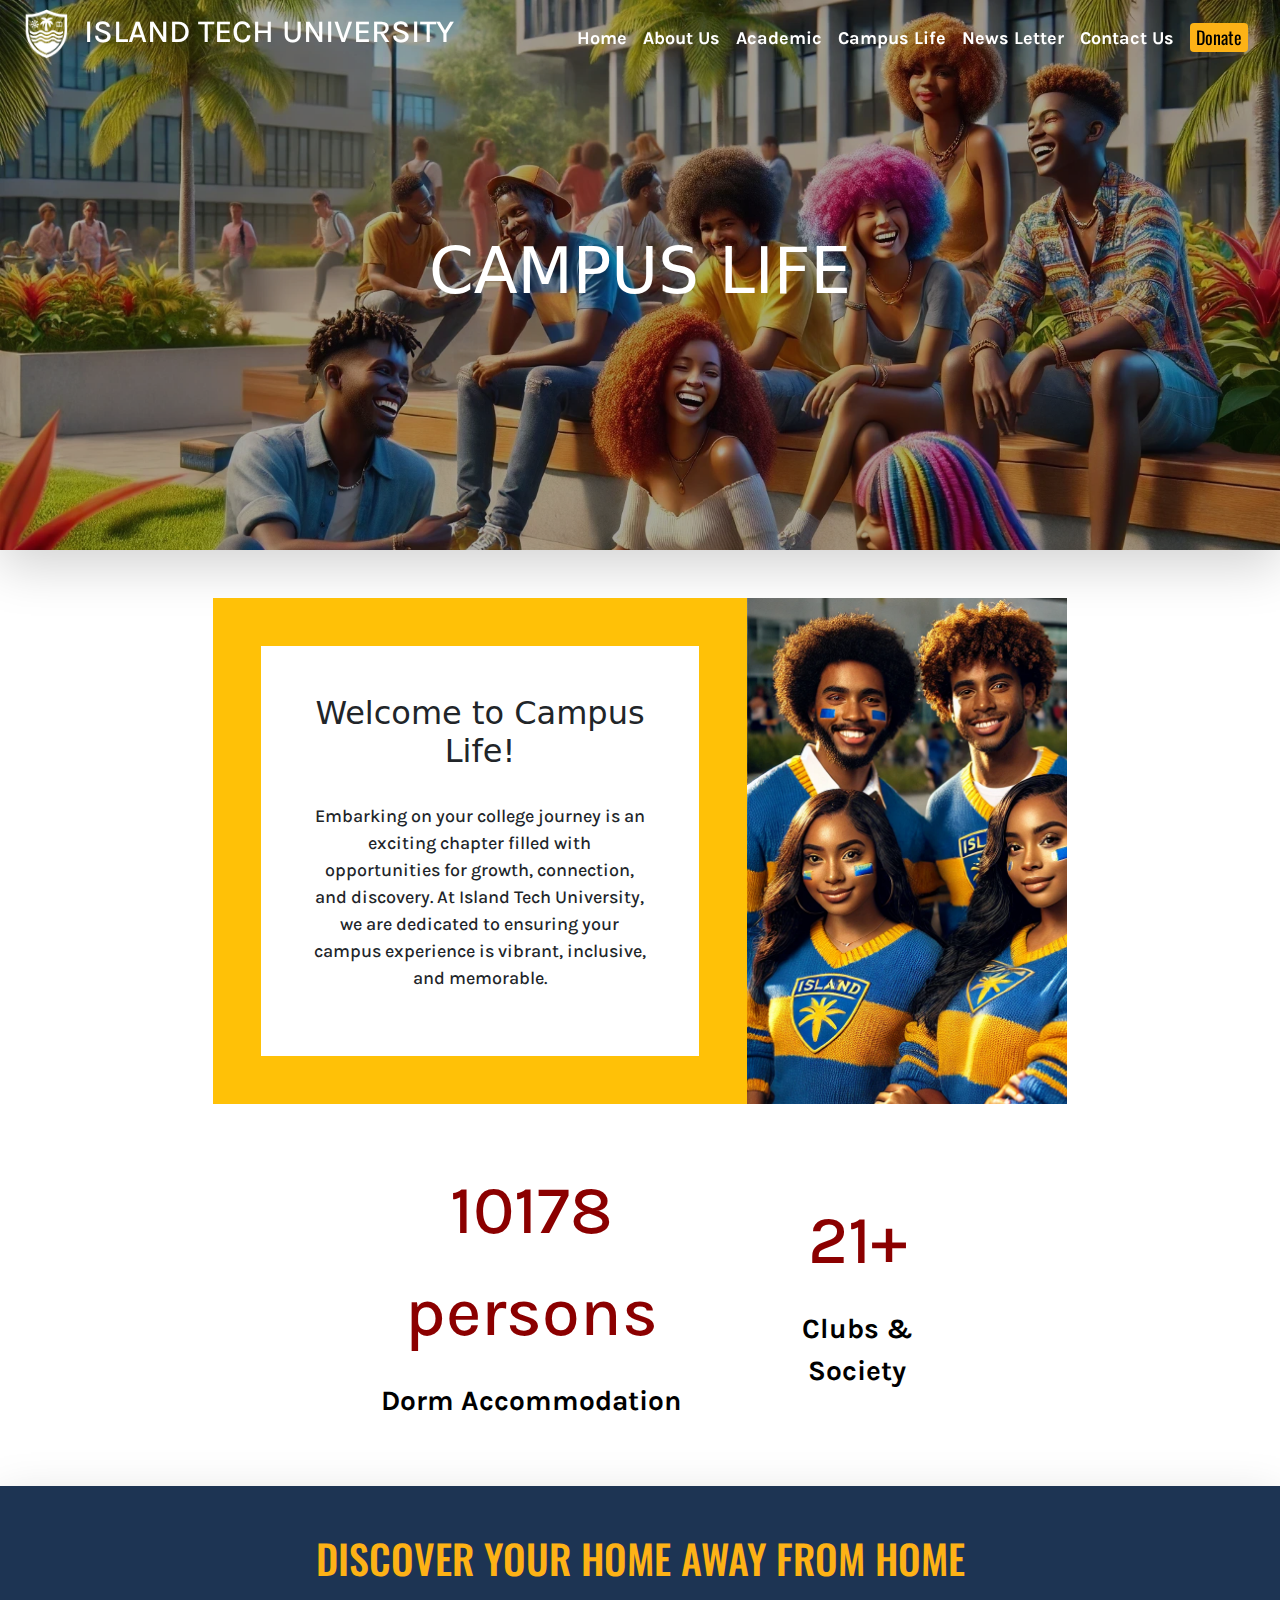
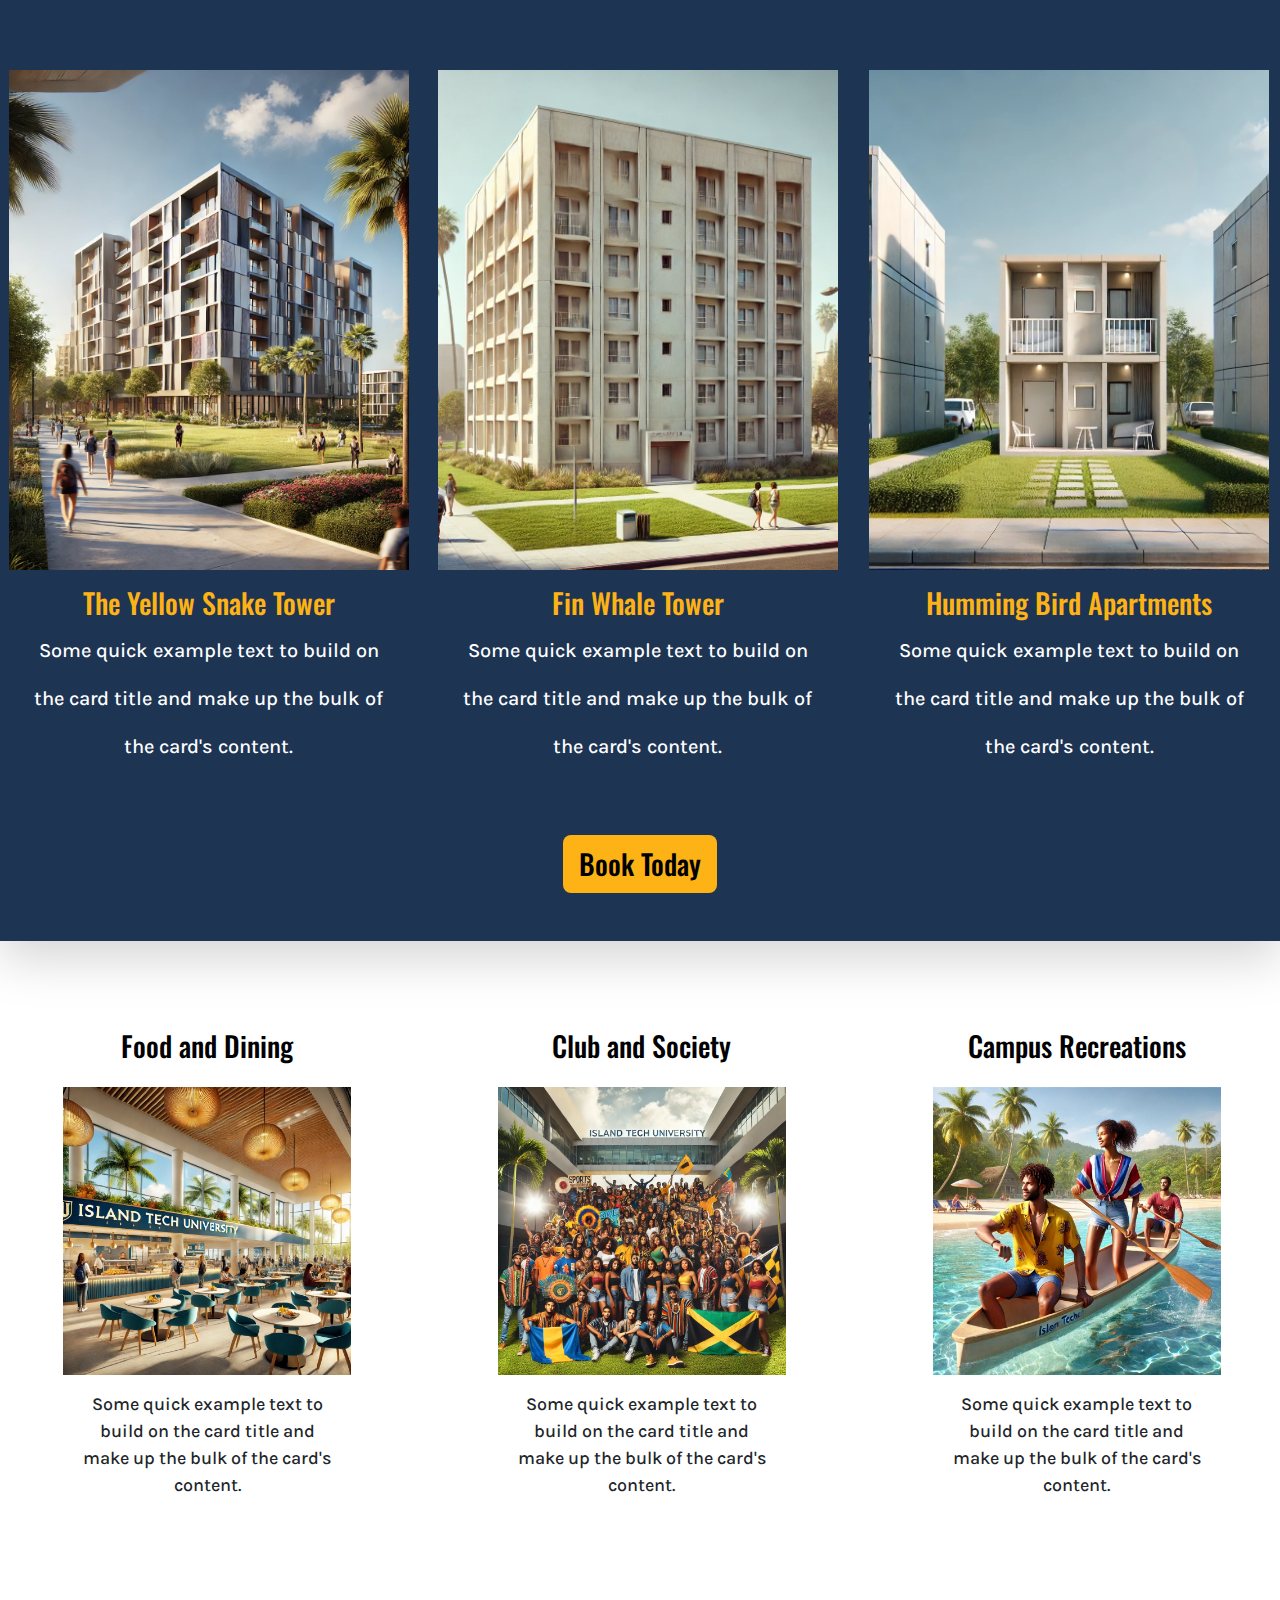
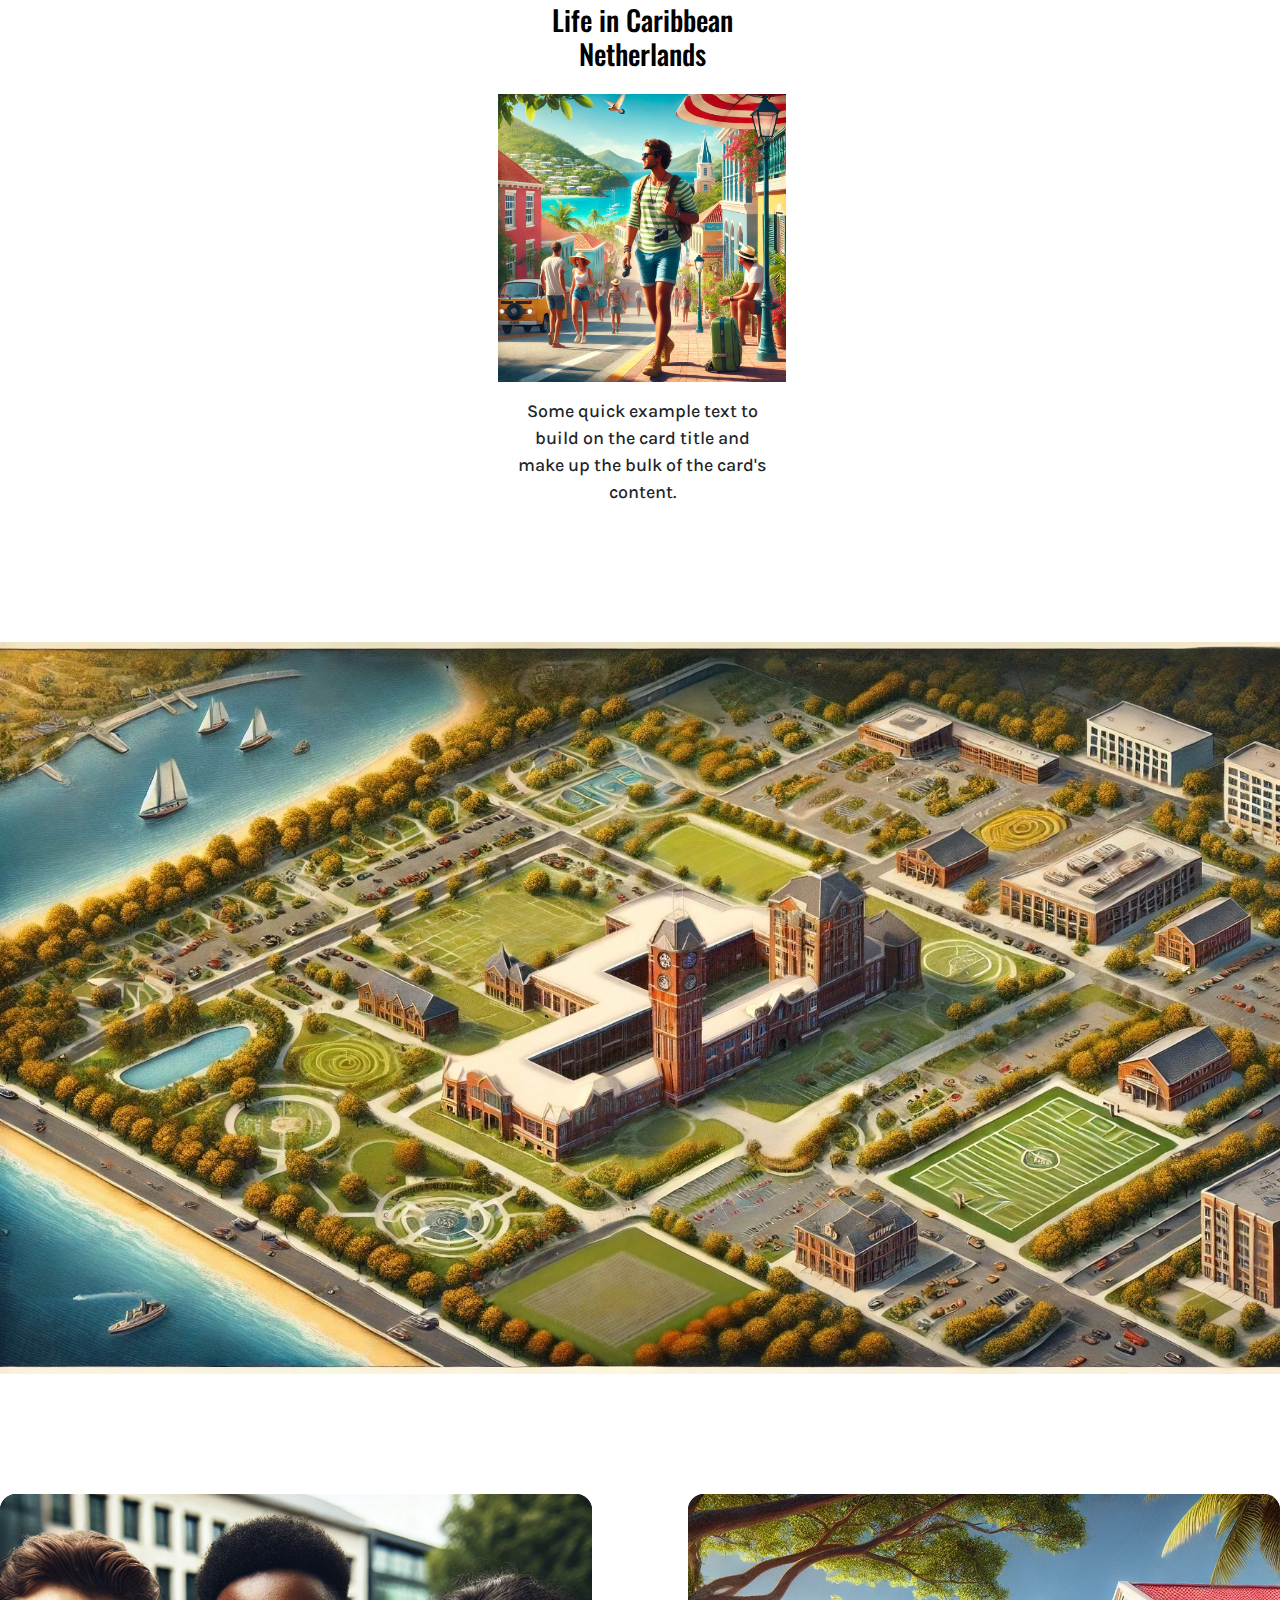
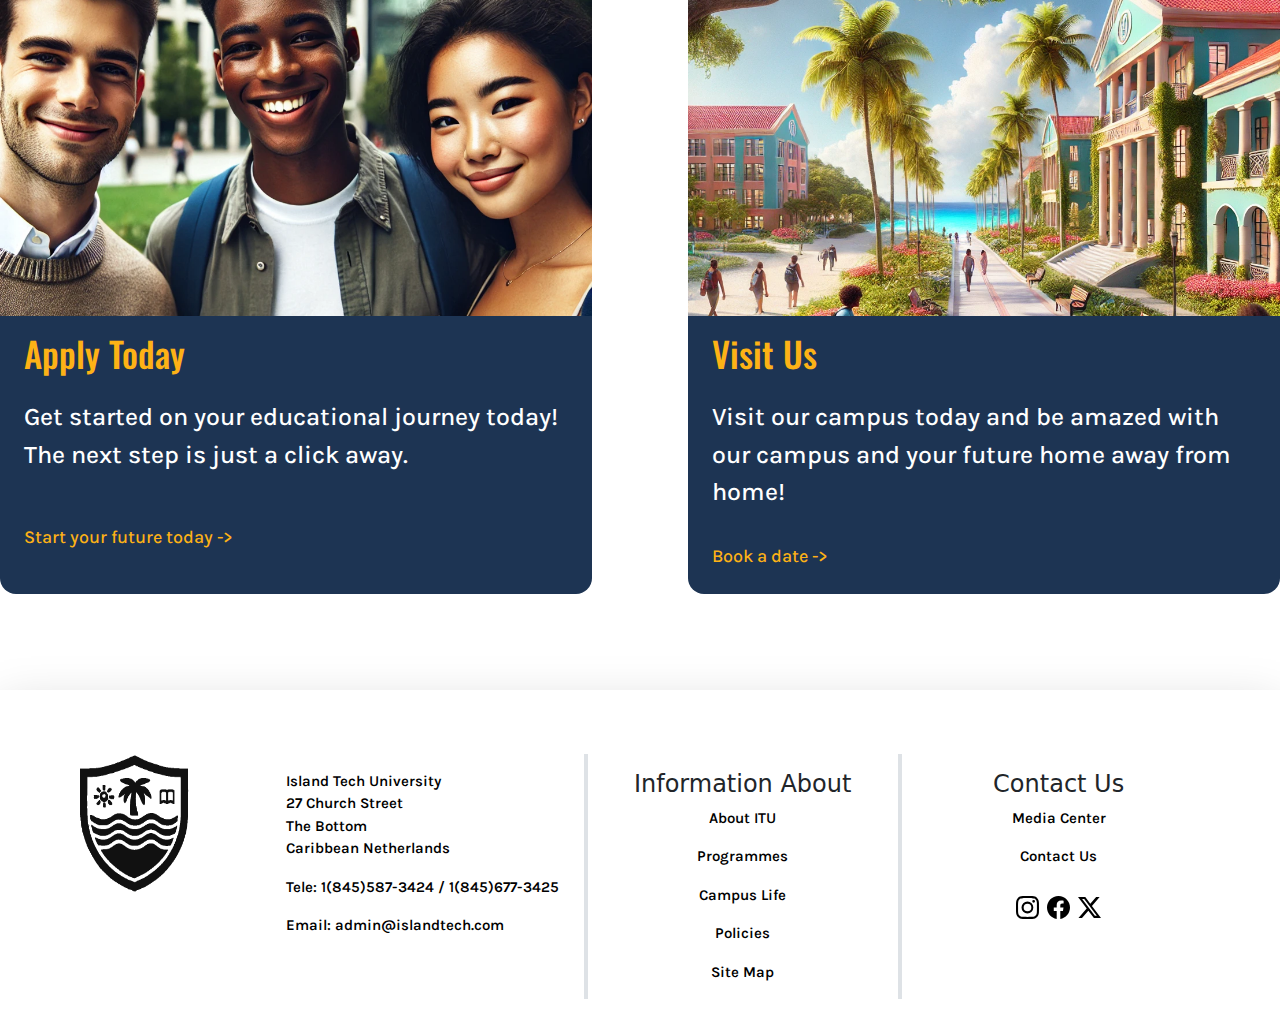
<file: index.html>
<!DOCTYPE html>
<html lang="en">
<head>
    <meta charset="UTF-8">
    <meta name="description" content="Explore Island Tech University's vibrant campus life with clubs, societies, dorm accommodations, and activities in the Caribbean Netherlands.">
    <title>Campus Life-Island Tech University</title>
    <link rel="icon" type="image/x-icon" href="./Static/Images/logo-white.png">
    <link href="https://cdn.jsdelivr.net/npm/bootstrap@5.3.3/dist/css/bootstrap.min.css" rel="stylesheet" integrity="sha384-QWTKZyjpPEjISv5WaRU9OFeRpok6YctnYmDr5pNlyT2bRjXh0JMhjY6hW+ALEwIH" crossorigin="anonymous">
    <link href="./Static/Style_Sheet/Island_Tech_University_Style_Sheet.css" rel="stylesheet">
</head>
<body>
<div class="container-fluid p-0 justify-content-center">

    <nav class="navbar navbar-expand-xl w-100 p-0  opacity-90 " style="position: fixed; z-index: 2; ">
        <div class="container-fluid  p-0 pt-1">
            <a class="navbar-brand ps-4 d-flex flex-row" href="#">
                <img class=" pe-3" id="logo_image" src="./Static/Images/logo-white.png" alt="Island Tech University Logo colored white" style="height:auto; width:60px"/>
                <h2 class="pt-1 nav_element"> ISLAND TECH UNIVERSITY</h2>
            </a>

            <button class="navbar-toggler bg-white me-4" type="button" data-bs-toggle="collapse" data-bs-target="#navbarNavDropdown" aria-controls="navbarNavDropdown" aria-expanded="false" aria-label="Toggle navigation">
                <span class="navbar-toggler-icon"></span>
            </button>

            <div class="nav_menu  collapse navbar-collapse justify-content-end ps-xl-0 pb-xl-0 ps-4 pb-3  " id="navbarNavDropdown">
                <ul class="navbar-nav pe-4 align-items-xl-center">
                    <li class="nav-item pt-2">
                        <a id="nav_element_1" class="nav-link  " href="./Home.html">Home</a>
                    </li>
                    <li class="nav-item pt-2">
                        <a id="nav_element_2" class=" nav-link " href="./About_Us.html">About Us</a>
                    </li>

                    <li class="nav-item pt-2 dropdown">
                        <a id="nav_element_3" class="nav-link " href="./Academics.html" role="button"  aria-expanded="false">
                            Academic
                        </a>
                        <ul class="dropdown-menu">
                            <li><a class="dropdown-item" href="#">Student Portal</a></li>
                            <li><a class="dropdown-item" href="#">Under Graduate</a></li>
                            <li><a class="dropdown-item" href="#">Graduate</a></li>
                            <li><a class="dropdown-item" href="#">Certification Courses</a></li>
                        </ul>
                    </li>

                    <li class="nav-item pt-2 dropdown">
                        <a id="nav_element_4" class="nav-link " href="./Campus_Life.html" role="button"  aria-expanded="false">
                            Campus Life
                        </a>
                        <ul class="dropdown-menu">
                            <li><a class="dropdown-item" href="#">Clubs & Societies</a></li>
                            <li><a class="dropdown-item" href="#">Student Housing</a></li>
                        </ul>
                    </li>


                    <li class="nav-item pt-2">
                        <a id="nav_element_5" class="nav-link" href="./News_Letter.html">News Letter</a>
                    </li>

                    <li class="nav-item pt-2">
                        <a id="nav_element_6" class="nav-link " href="./Contact_Us.html">Contact Us</a>
                    </li>

                    <li class="nav-item pt-2">
                        <a id="nav_element_7" class="nav-link " href="./Contact_Us.html">
                            <button class="donate_button rounded-1" type="button" >Donate</button>
                        </a>
                    </li>

                </ul>
            </div>
        </div>
    </nav>

    <div class="banner_container shadow-lg container-fluid banner_image p-0 overflow-hidden" style="height: 550px; ">

        <div class="bg-white d-flex justify-content-center align-items-center" style="background-image: url(./Static/Images/campus_life_banner_tint.png); height:100%; width:100%; background-size: cover;background-repeat: no-repeat!important; color:white; " >
            <h1 style="font-size:clamp(4rem, 5%, 8rem)">CAMPUS LIFE</h1>
        </div>


    </div>

    <div class="campus_life_section_1 container-fluid p-0 overflow-hidden mb-2 mt-5">
        <div class="row justify-content-center g-0 ">
            <div class="col-5 bg-warning text-center align-item-center">
                <div class="row p-5 justify-content-center m-0 ">
                    <div class="campus_life_intro_text col-10 bg-white text-center align-content-center p-5 w-100">
                        <h2 class="pb-4">Welcome to Campus Life!</h2>
                        <p>Embarking on your college journey is an exciting chapter filled with opportunities for growth, connection, and discovery. At Island Tech University, we are dedicated to ensuring your campus experience is vibrant, inclusive, and memorable.</p>
                    </div>
                </div>
            </div>
            <div class="campus_life_intro_image col-3 bg-primary" >
            </div>

        </div>
    </div>

    <div class="academic_section_2 bg-white container-fluid p-0 overflow-hidden pt-5 pb-5">

        <div class="row d-flex  flex-row align-items-center text-center justify-content-center">
            <div class="col-4">
                <p style="font-size: 68px !important; font-weight: 500 !important; color:darkred !important;">10178 persons</p>
                <p>Dorm Accommodation</p>
            </div>
            <div class="col-2">
                <p style="font-size: 68px !important; font-weight: 500 !important; color:darkred !important;">21+</p>
                <p>Clubs & Society</p>
            </div>
        </div>
    </div>

    <div class="academic_section_1 shadow-lg container-fluid p-0 overflow-hidden pt-4 pb-5 mb-5">
        <div class="row text-center">
            <div class="col-12 pb-4 pt-4 ">
                <h2>DISCOVER YOUR HOME AWAY FROM HOME</h2>
            </div>
        </div>
        <div class="academic_cards row d-flex justify-content-center mt-5 g-2">
            <div class="col-4 d-flex justify-content-center pe-2">
                <div class="dorm_card card border border-0 rounded-0" style="max-width: 25rem; min-width: 18rem; ">
                    <img src="./Static/Images/YellowSnakeTowers.png" class="card-img-top rounded-0" alt="The Yellow Snake Tower at ITU">
                    <div class="card-body text-center">
                        <h3 class="card-title">The Yellow Snake Tower</h3>
                        <p class="card-text">Some quick example text to build on the card title and make up the bulk of the card's content.</p>
                    </div>
                </div>
            </div>

            <div class="col-4 d-flex justify-content-center pe-2">
                <div class="dorm_card card border border-0 rounded-0" style="max-width: 25rem; min-width: 18rem; ">
                    <img src="./Static/Images/Fin_Whale_Dorm.png" class="card-img-top rounded-0" alt="Fin Whale Dorm at ITU">
                    <div class="card-body text-center">
                        <h3 class="card-title">Fin Whale Tower</h3>
                        <p class="card-text">Some quick example text to build on the card title and make up the bulk of the card's content.</p>
                    </div>
                </div>

            </div>

            <div class="col-4 d-flex justify-content-center  ">
                <div class="dorm_card card border border-0 rounded-0" style="max-width: 25rem; min-width: 18rem; ">
                    <img src="./Static/Images/Humming_Bird_Apartment.png" class="card-img-top rounded-0" alt="Two Stories Humming Bird Student Apartment at ITU">
                    <div class="card-body text-center">
                        <h3 class="card-title">Humming Bird Apartments</h3>
                        <p class="card-text">Some quick example text to build on the card title and make up the bulk of the card's content.</p>
                    </div>
                </div>

            </div>
        </div>
        <div class="row">
            <div class="col-12 text-center">

                <button class="learn_more_button mt-5 px-3 py-2 rounded-3 border-0">Book Today</button>
            </div>
        </div>

    </div>

    <div class="container_fluid p-0 overflow-hidden pt-4 pb-5 mb-5">
        <div class="row justify-content-around g-4">
            <div class="col-2 d-flex justify-content-center pe-2">
                <div class="option_card card border border-0 rounded-0" style="max-width: 25rem; min-width: 18rem; ">
                    <div class="card-body text-center">
                        <h3 class="card-title">Food and Dining</h3>
                    </div>

                    <a href="#!"><img src="./Static/Images/cafeteria.png" class="card-img-top rounded-0" alt="Photo taken of inside the Island Tech University Main Cafeteria"></a>

                    <div class="card-body text-center">
                        <p class="card-text">Some quick example text to build on the card title and make up the bulk of the card's content.</p>
                    </div>
                </div>

            </div>

            <div class="col-2 d-flex justify-content-center pe-2">
                <div class="option_card card border border-0 rounded-0" style="max-width: 25rem; min-width: 18rem; ">
                    <div class="card-body text-center">
                        <h3 class="card-title">Club and Society</h3>
                    </div>

                    <a href="#!"><img src="./Static/Images/group_photo_society.png" class="card-img-top rounded-0" alt="Group Photo of all Clubs and Societies on ITU Campus"></a>

                    <div class="card-body text-center">
                        <p class="card-text">Some quick example text to build on the card title and make up the bulk of the card's content.</p>
                    </div>
                </div>

            </div>

            <div class="col-2 d-flex justify-content-center pe-2">
                <div class="option_card card border border-0 rounded-0" style="max-width: 25rem; min-width: 18rem; ">
                    <div class="card-body text-center">
                        <h3 class="card-title">Campus Recreations</h3>
                    </div>

                    <a href="#!"><img src="./Static/Images/rowing_recreation.png" class="card-img-top rounded-0" alt="Students paddling in a boat at a beach near ITU Campus"></a>

                    <div class="card-body text-center">
                        <p class="card-text">Some quick example text to build on the card title and make up the bulk of the card's content.</p>
                    </div>
                </div>

            </div>
        </div>
        <div class="row justify-content-around g-4 mt-5">
            <div class="col-2 d-flex justify-content-center pe-2 ">
                <div class="option_card card border border-0 rounded-0" style="max-width: 25rem; min-width: 18rem; ">
                    <div class="card-body text-center">
                        <h3 class="card-title">Life in Caribbean Netherlands</h3>
                    </div>

                    <a href="#!"><img src="./Static/Images/life_in_carib_netherland.png" class="card-img-top rounded-0" alt="Photo of international student walking down the public street of Caribbean Netherlands"></a>

                    <div class="card-body text-center">
                        <p class="card-text">Some quick example text to build on the card title and make up the bulk of the card's content.</p>
                    </div>
                </div>

            </div>
        </div>
    </div>

    <div class="container_fluid p-0 overflow-hidden pt-4 pb-5 mb-5">
        <div class="row justify-content-center ">
            <div class="col-12">
                <img src="./Static/Images/site_map.png" style="width:100%" alt="Island Tech University Site Map"/>
            </div>
        </div>
    </div>

    <div class=" campus_life_section_5 container_fluid p-0 overflow-hidden pt-4 pb-5 mb-5">
        <div class="row justify-content-around g-4">
            <div class="col-6 d-flex justify-content-end pe-5">
                <div class="card border border-0 rounded-4  border-bottom-0" style="max-width: 40rem; min-width: 18rem; ">

                    <img src="./Static/Images/apply_today_image.png" class="card-img-top rounded-top-4" alt="Three students at Island Tech University smiling in photo">

                    <div class="card-body text-start px-4">
                        <h3 class="card-title pb-3 ">Apply Today</h3>
                        <p class="card-text m-0">Get started on your educational journey today! The next step is just a click away.</p>
                    </div>

                    <div class="card-body px-4 pb-4">
                        <a href="#!" > Start your future today -></a>
                    </div>
                </div>

            </div>

            <div class="col-6 d-flex justify-content-start ps-5">
                <div class="card border border-0 rounded-4  border-bottom-0     " style="max-width: 40rem; min-width: 18rem; ">

                    <img src="./Static/Images/visit_us_image.png" class="card-img-top rounded-top-4" alt="Photo of a street leading to the beach at Caribbean Netherlands">

                    <div class="card-body text-start px-4">
                        <h3 class="card-title pb-3">Visit Us</h3>
                        <p class="card-text p-0">Visit our campus today and be amazed with our campus and your future home away from home!</p>
                    </div>
                    <div class="card-body px-4 pb-4">
                        <a href="#!"> Book a date -></a>
                    </div>
                </div>

            </div>
        </div>

    </div>

    <div class="footer_section container-fluid p-0 m-0  pt-5 px-4 shadow-lg overflow-hidden">
        <div class="row justify-content-center ">
            <div class="col-2 d-flex flex-column pt-3 ">
                <img class="pe-3" src="./Static/Images/logo-black.png" alt="Island Tech University Logo colored black" style="height:140px; width:130px"/>
            </div>
            <div class="col-3 d-flex flex-column pt-3 my-3 text-start border border-4 border-bottom-0 border-top-0 border-start-0">
                <p>Island Tech University<br>27 Church Street<br>The Bottom<br>Caribbean Netherlands</p>
                <p>Tele: 1(845)587-3424 / 1(845)677-3425</p>
                <p>Email: admin@islandtech.com</p>
            </div>
            <div class="col-3 d-flex flex-column pt-3 my-3 text-center border border-4 border-bottom-0 border-top-0 border-start-0">
                <h4>Information About</h4>
                <a href="#!"><p class="footer_list_text">About ITU</p></a>
                <a href="#!"><p class="footer_list_text">Programmes</p></a>
                <a href="#!"><p class="footer_list_text">Campus Life</p></a>
                <a href="#!"><p class="footer_list_text">Policies</p></a>
                <a href="#!"><p class="footer_list_text">Site Map</p></a>

            </div>
            <div class="col-3 d-flex flex-column pt-3 my-3 text-center">
                <h4>Contact Us</h4>
                <a href="#!"><p class="footer_list_text">Media Center</p></a>
                <a href="#!"><p class="footer_list_text">Contact Us</p></a>
                <div class="pt-2 d-flex flex-row justify-content-center">
                    <a class="pe-2" href="#!">
                        <svg xmlns="http://www.w3.org/2000/svg" width="23" height="23" fill="currentColor" class="bi bi-instagram" viewBox="0 0 16 16">
                            <path d="M8 0C5.829 0 5.556.01 4.703.048 3.85.088 3.269.222 2.76.42a3.9 3.9 0 0 0-1.417.923A3.9 3.9 0 0 0 .42 2.76C.222 3.268.087 3.85.048 4.7.01 5.555 0 5.827 0 8.001c0 2.172.01 2.444.048 3.297.04.852.174 1.433.372 1.942.205.526.478.972.923 1.417.444.445.89.719 1.416.923.51.198 1.09.333 1.942.372C5.555 15.99 5.827 16 8 16s2.444-.01 3.298-.048c.851-.04 1.434-.174 1.943-.372a3.9 3.9 0 0 0 1.416-.923c.445-.445.718-.891.923-1.417.197-.509.332-1.09.372-1.942C15.99 10.445 16 10.173 16 8s-.01-2.445-.048-3.299c-.04-.851-.175-1.433-.372-1.941a3.9 3.9 0 0 0-.923-1.417A3.9 3.9 0 0 0 13.24.42c-.51-.198-1.092-.333-1.943-.372C10.443.01 10.172 0 7.998 0zm-.717 1.442h.718c2.136 0 2.389.007 3.232.046.78.035 1.204.166 1.486.275.373.145.64.319.92.599s.453.546.598.92c.11.281.24.705.275 1.485.039.843.047 1.096.047 3.231s-.008 2.389-.047 3.232c-.035.78-.166 1.203-.275 1.485a2.5 2.5 0 0 1-.599.919c-.28.28-.546.453-.92.598-.28.11-.704.24-1.485.276-.843.038-1.096.047-3.232.047s-2.39-.009-3.233-.047c-.78-.036-1.203-.166-1.485-.276a2.5 2.5 0 0 1-.92-.598 2.5 2.5 0 0 1-.6-.92c-.109-.281-.24-.705-.275-1.485-.038-.843-.046-1.096-.046-3.233s.008-2.388.046-3.231c.036-.78.166-1.204.276-1.486.145-.373.319-.64.599-.92s.546-.453.92-.598c.282-.11.705-.24 1.485-.276.738-.034 1.024-.044 2.515-.045zm4.988 1.328a.96.96 0 1 0 0 1.92.96.96 0 0 0 0-1.92m-4.27 1.122a4.109 4.109 0 1 0 0 8.217 4.109 4.109 0 0 0 0-8.217m0 1.441a2.667 2.667 0 1 1 0 5.334 2.667 2.667 0 0 1 0-5.334"/>
                        </svg>
                    </a>

                    <a class="pe-2" href="#!">
                        <svg xmlns="http://www.w3.org/2000/svg" width="23" height="23" fill="currentColor" class="bi bi-facebook" viewBox="0 0 16 16">
                            <path d="M16 8.049c0-4.446-3.582-8.05-8-8.05C3.58 0-.002 3.603-.002 8.05c0 4.017 2.926 7.347 6.75 7.951v-5.625h-2.03V8.05H6.75V6.275c0-2.017 1.195-3.131 3.022-3.131.876 0 1.791.157 1.791.157v1.98h-1.009c-.993 0-1.303.621-1.303 1.258v1.51h2.218l-.354 2.326H9.25V16c3.824-.604 6.75-3.934 6.75-7.951"/>
                        </svg>
                    </a>

                    <a href="#!">
                        <svg xmlns="http://www.w3.org/2000/svg" width="23" height="23" fill="currentColor" class="bi bi-twitter-x" viewBox="0 0 16 16">
                            <path d="M12.6.75h2.454l-5.36 6.142L16 15.25h-4.937l-3.867-5.07-4.425 5.07H.316l5.733-6.57L0 .75h5.063l3.495 4.633L12.601.75Zm-.86 13.028h1.36L4.323 2.145H2.865z"/>
                        </svg>
                    </a>
                </div>

            </div>
        </div>
    </div>




</div>

<script>
    window.onscroll=function(){
        const navbar = document.querySelector(".navbar")
        const navbar_element = document.querySelector(".nav_element")


        let scroll_position = document.documentElement.scrollTop

        console.log(document.getElementById("nav_element_5"))


        if (scroll_position > 500){

            navbar.style.background= "rgba(255,255,255,1)"
            navbar_element.style.color= "rgb(0,0,0)"
            document.getElementById("logo_image").src="Static/Images/logo-black.png"
            document.getElementById("logo_image").alt="Island Tech University Logo colored black"
            document.getElementById("nav_element_1").setAttribute('style', 'color: rgb(0,0,0) !important');
            document.getElementById("nav_element_2").setAttribute('style', 'color: rgb(0,0,0) !important');
            document.getElementById("nav_element_3").setAttribute('style', 'color: rgb(0,0,0) !important');
            document.getElementById("nav_element_4").setAttribute('style', 'color: rgb(0,0,0) !important');
            document.getElementById("nav_element_5").setAttribute('style', 'color: rgb(0,0,0) !important');
            document.getElementById("nav_element_6").setAttribute('style', 'color: rgb(0,0,0) !important');

        }
        else{
            navbar.style.background= "transparent"
            navbar_element.style.color= "white"
            document.getElementById("logo_image").src="Static/Images/logo-white.png"
            document.getElementById("logo_image").alt="Island Tech University Logo colored white"
            document.getElementById("nav_element_1").setAttribute('style', 'color: white !important');
            document.getElementById("nav_element_2").setAttribute('style', 'color: white !important');
            document.getElementById("nav_element_3").setAttribute('style', 'color: white !important');
            document.getElementById("nav_element_4").setAttribute('style', 'color: white !important');
            document.getElementById("nav_element_5").setAttribute('style', 'color: white !important');
            document.getElementById("nav_element_6").setAttribute('style', 'color: white !important');
        }
    }


</script>
<script src="https://cdn.jsdelivr.net/npm/bootstrap@5.3.3/dist/js/bootstrap.bundle.min.js" integrity="sha384-YvpcrYf0tY3lHB60NNkmXc5s9fDVZLESaAA55NDzOxhy9GkcIdslK1eN7N6jIeHz" crossorigin="anonymous"></script>


</body>
</html>
</file>
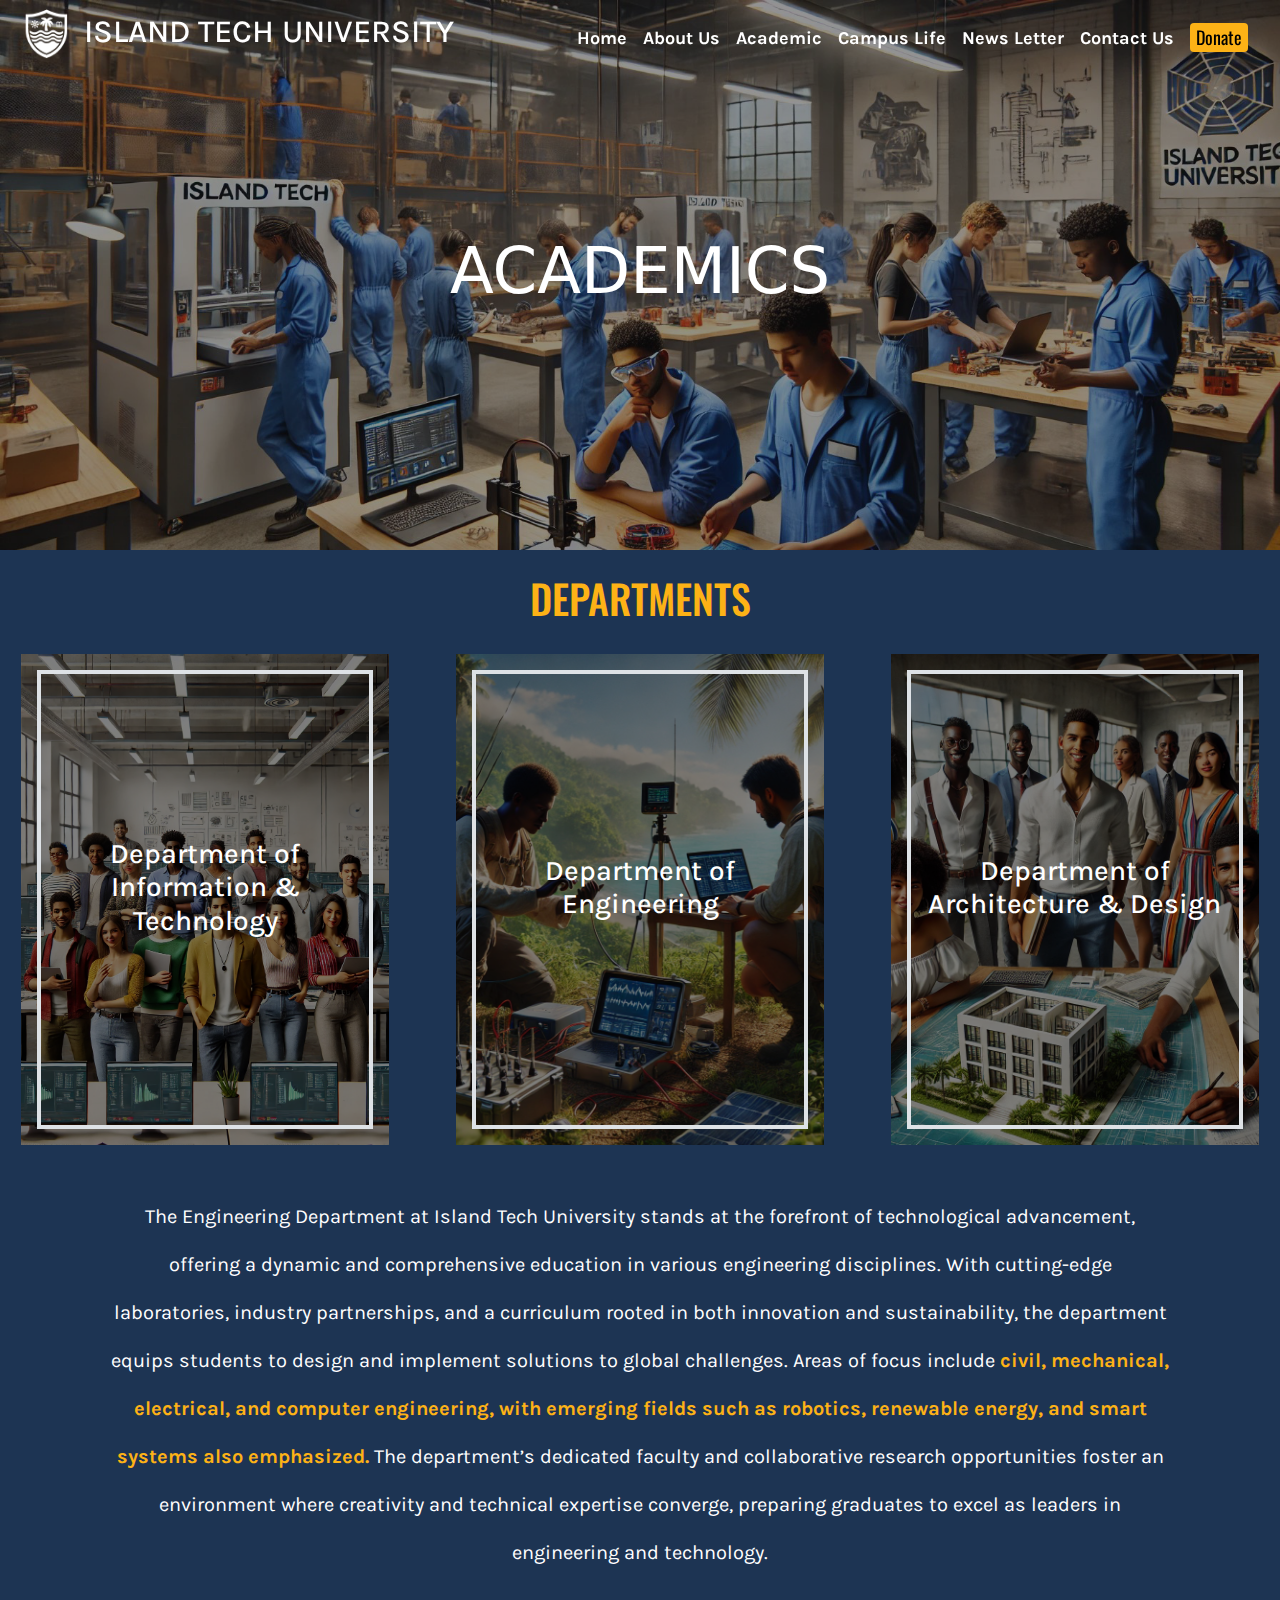
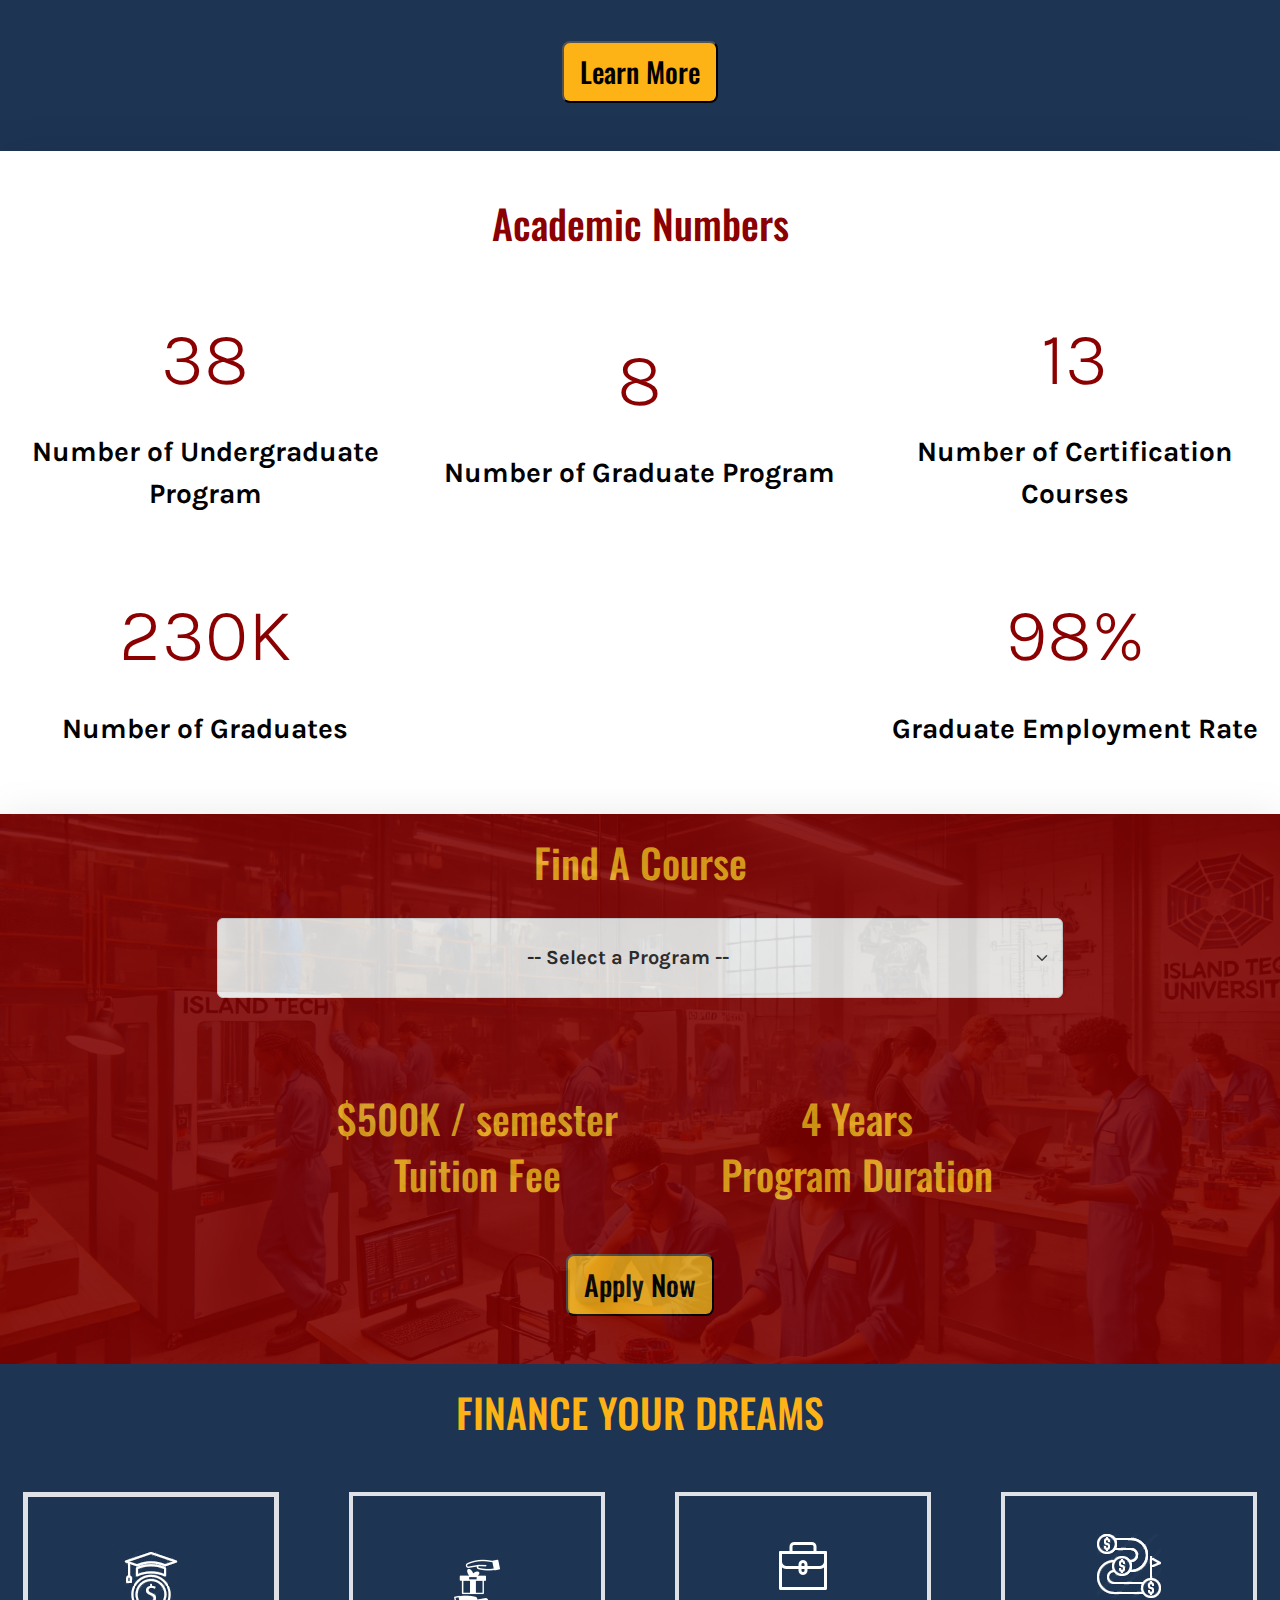
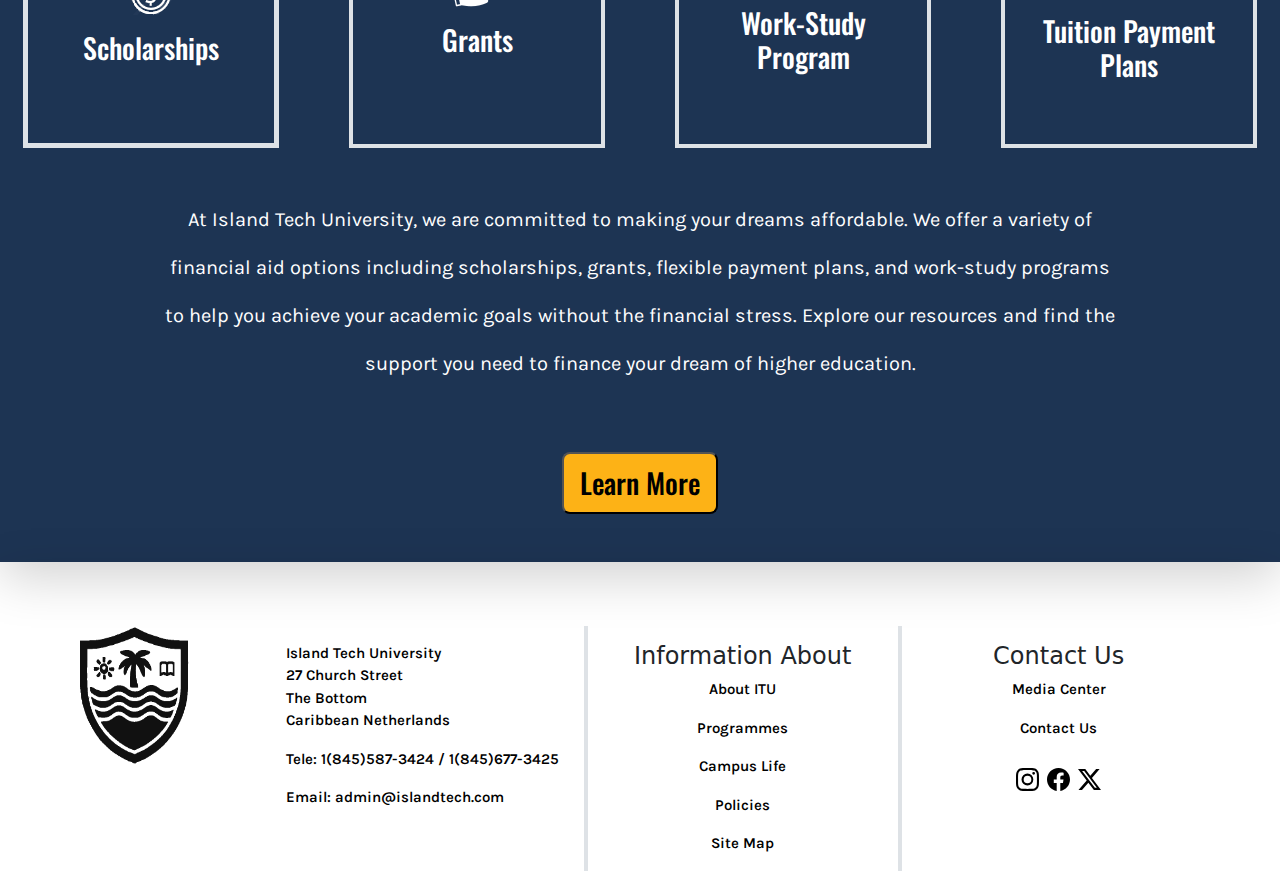
<file: Assigment_7/Academics.html>
<!DOCTYPE html>
<html lang="en">
<head>
    <meta charset="UTF-8">
  <meta name="description" content="Explore Island Tech University's accredited programs, innovative research opportunities, and resources for academic excellence.">
  <title>Academics-Island Tech University</title>
    <link rel="icon" type="image/x-icon" href="./Static/Images/logo-white.png">
    <link href="https://cdn.jsdelivr.net/npm/bootstrap@5.3.3/dist/css/bootstrap.min.css" rel="stylesheet" integrity="sha384-QWTKZyjpPEjISv5WaRU9OFeRpok6YctnYmDr5pNlyT2bRjXh0JMhjY6hW+ALEwIH" crossorigin="anonymous">
    <link href="./Static/Style_Sheet/Island_Tech_University_Style_Sheet.css" rel="stylesheet">
</head>
<body>
<div class="container-fluid p-0 justify-content-center">

  <nav class="navbar navbar-expand-xl w-100 p-0  opacity-90 " style="position: fixed; z-index: 2; ">
    <div class="container-fluid  p-0 pt-1">
      <a class="navbar-brand ps-4 d-flex flex-row" href="./Home.html">
        <img class=" pe-3" id="logo_image" src="./Static/Images/logo-white.png" alt="Island Tech University Logo colored white" style="height:auto; width:60px"/>
        <h2 class="pt-1 nav_element"> ISLAND TECH UNIVERSITY</h2>
      </a>

      <button class="navbar-toggler bg-white me-4" type="button" data-bs-toggle="collapse" data-bs-target="#navbarNavDropdown" aria-controls="navbarNavDropdown" aria-expanded="false" aria-label="Toggle navigation">
        <span class="navbar-toggler-icon"></span>
      </button>

      <div class="nav_menu  collapse navbar-collapse justify-content-end ps-xl-0 pb-xl-0 ps-4 pb-3  " id="navbarNavDropdown">
        <ul class="navbar-nav pe-4 align-items-xl-center">
          <li class="nav-item pt-2">
            <a id="nav_element_1" class="nav-link  " href="./Home.html">Home</a>
          </li>
          <li class="nav-item pt-2">
            <a id="nav_element_2" class=" nav-link " href="./About_Us.html">About Us</a>
          </li>

          <li class="nav-item pt-2 dropdown">
            <a id="nav_element_3" class="nav-link " href="./Academics.html" role="button"  aria-expanded="false">
              Academic
            </a>
            <ul class="dropdown-menu">
              <li><a class="dropdown-item" href="#">Student Portal</a></li>
              <li><a class="dropdown-item" href="#">Under Graduate</a></li>
              <li><a class="dropdown-item" href="#">Graduate</a></li>
              <li><a class="dropdown-item" href="#">Certification Courses</a></li>
            </ul>
          </li>

          <li class="nav-item pt-2 dropdown">
            <a id="nav_element_4" class="nav-link " href="./Campus_Life.html" role="button"  aria-expanded="false">
              Campus Life
            </a>
            <ul class="dropdown-menu">
              <li><a class="dropdown-item" href="#">Clubs & Societies</a></li>
              <li><a class="dropdown-item" href="#">Student Housing</a></li>
            </ul>
          </li>


          <li class="nav-item pt-2">
            <a id="nav_element_5" class="nav-link" href="./News_Letter.html">News Letter</a>
          </li>

          <li class="nav-item pt-2">
            <a id="nav_element_6" class="nav-link " href="./Contact_Us.html">Contact Us</a>
          </li>

          <li class="nav-item pt-2">
            <a id="nav_element_7" class="nav-link " href="./Contact_Us.html">
              <button class="donate_button rounded-1" type="button" >Donate</button>
            </a>
          </li>

        </ul>
      </div>
    </div>
  </nav>

  <div class="banner_container container-fluid banner_image p-0 overflow-hidden" style="height: 550px; ">

      <div class="bg-white d-flex justify-content-center align-items-center" style="background-image: url(./Static/Images/Island_Tech_Lab_2_tinted.png); height:100%; width:100%; background-size: cover;background-repeat: no-repeat!important; color:white; " >
        <h1 style="font-size:clamp(4rem, 5%, 8rem)">ACADEMICS</h1>
      </div>


  </div>

  <div class="academic_section_1 shadow-lg container-fluid p-0 overflow-hidden pt-4 pb-5">
    <div class="row text-center">
      <div class="col-12 pb-4">
        <h2>DEPARTMENTS</h2>
      </div>
    </div>
    <div class="academic_cards row d-flex justify-content-center">
      <div class="col-4 d-flex justify-content-center  ">
        <a class="it_card_link" href="#!" onclick="showText('it_card_text')">
          <div class="card border border-0 rounded-0 " style="max-width: 23rem; min-width: 18rem; ">
            <img src="./Static/Images/Information_tech_card.png" class="card-img-top rounded-0 object-fit-cover" alt="Group photo of students and faculty in IT Lab.">
            <div class="card-img-overlay rounded-0 " >
              <div class="card_internal border d-flex align-items-center border-4 p-3 text-center" style="height: 100%">
                <h3 class="card-title pb-3">Department of Information & Technology</h3>
              </div>
            </div>
          </div>
        </a>
      </div>

      <div class="col-4 d-flex justify-content-center ">
        <a class="eng_card_link" href="#!" onclick="showText('eng_card_text')">
          <div class="card border border-0 rounded-0 " style="max-width: 23rem; min-width: 18rem; ">
            <img src="./Static/Images/graduate_student_card_img.png" class="card-img-top rounded-0 object-fit-cover" alt="Photo of two male Graduate Students conducting research in the mountains of Caribbean Netherlands">
            <div class="card-img-overlay rounded-0 " >
              <div class="card_internal border d-flex align-items-center border-4 p-3 text-center" style="height: 100%">
                <h3 class="card-title pb-3">Department of Engineering</h3>
              </div>
            </div>
          </div>
        </a>
      </div>

      <div class="col-4 d-flex justify-content-center ">
        <a class="arch_card_link" href="#!" onclick="showText('arch_card_text')">
          <div class="card border border-0 rounded-0 " style="max-width: 23rem; min-width: 18rem;  ">
            <img src="./Static/Images/architecture_image_card.png" class="card-img-top rounded-0 object-fit-cover" alt="Group photo of students and faculty of the architecture department in design room.">
            <div class="card-img-overlay rounded-0 " >
              <div class="card_internal border d-flex align-items-center border-4 p-3 text-center" style="height: 100%">
                <h3 class="card-title pb-3">Department of Architecture & Design</h3>
              </div>
            </div>
          </div>
        </a>
      </div>

      <div class="para_section col-10 mt-5 text-center">
        <p id="it_card_text">The Information Technology Department at Island Tech University is a hub of innovation and excellence, dedicated to equipping students with the skills and knowledge needed to thrive in the ever-evolving digital landscape. Offering state-of-the-art facilities and a curriculum that blends theoretical foundations with hands-on experience, the department focuses on areas such as <strong style="color:#FDB216">software development, cybersecurity, artificial intelligence, and cloud computing.</strong> With a strong emphasis on interdisciplinary collaboration and real-world problem-solving, students are prepared to address complex IT challenges across industries. Faculty members bring a wealth of academic and industry expertise, fostering a vibrant learning environment that encourages research, creativity, and lifelong learning.</p>
        <p id="eng_card_text">The Engineering Department at Island Tech University stands at the forefront of technological advancement, offering a dynamic and comprehensive education in various engineering disciplines. With cutting-edge laboratories, industry partnerships, and a curriculum rooted in both innovation and sustainability, the department equips students to design and implement solutions to global challenges. Areas of focus include <strong style="color:#FDB216">civil, mechanical, electrical, and computer engineering, with emerging fields such as robotics, renewable energy, and smart systems also emphasized.</strong> The department’s dedicated faculty and collaborative research opportunities foster an environment where creativity and technical expertise converge, preparing graduates to excel as leaders in engineering and technology.</p>
        <p id="arch_card_text">The Architectural and Design Department at Island Tech University is a creative hub where innovation meets functionality, blending art, technology, and sustainability in the built environment. The department offers programs in <strong style="color:#FDB216">architecture, urban planning, interior design, and industrial design, with a strong focus on sustainable practices and cutting-edge technologies like parametric design and digital fabrication.</strong> Students engage in hands-on projects, collaborative studio work, and community-focused designs that address real-world challenges. Guided by a diverse team of experienced faculty, the department fosters creativity, critical thinking, and a deep understanding of cultural and environmental contexts, preparing graduates to shape the future of architecture and design.</p>
      </div>

      <div class="col-12 text-center pt-5">
        <button class="learn_more_button rounded-3 p-2 px-3 ">
          Learn More
        </button>
      </div>
    </div>

  </div>

  <div class="academic_section_2 shadow-lg bg-white container-fluid p-0 overflow-hidden pt-5 pb-5">
    <div class="row d-flex  flex-row align-items-center text-center">
      <h2> Academic Numbers</h2>
    </div>
    <div class="row d-flex  flex-row align-items-center text-center mt-5">
      <div class="col-4">
        <p style="font-size: 75px !important; font-weight: 300 !important; color:darkred !important;">38</p>
        <p>Number of Undergraduate Program</p>
      </div>
      <div class="col-4">
        <p style="font-size: 75px !important; font-weight: 300 !important; color:darkred !important;">8</p>
        <p>Number of Graduate Program</p>
      </div>
      <div class="col-4">
        <p style="font-size: 75px !important; font-weight: 300 !important; color:darkred !important;">13</p>
        <p>Number of Certification Courses</p>
      </div>
    </div>
    <div class="row d-flex  flex-row align-items-center text-center mt-5">
      <div class="col-4">
        <p style="font-size: 75px !important; font-weight: 300 !important; color:darkred !important;">230K</p>
        <p>Number of Graduates</p>
      </div>
      <div class="col-4">

      </div>
      <div class="col-4">
        <p style="font-size: 75px !important; font-weight: 300 !important; color:darkred !important;">98%</p>
        <p>Graduate Employment Rate</p>
      </div>
    </div>
  </div>

  <div class="academic_section_3 shadow-lg container-fluid p-0 overflow-hidden">
    <div class="row d-flex  flex-row text-center px-5 pt-4" style="background-color: darkred; opacity: 80%">
      <h2 class="pb-4"> Find A Course</h2>
    </div>
    <div class="row d-flex justify-content-center pb-4" style="background-color: darkred; opacity: 80%">

      <div class="col-8 pb-4">
        <select id="academic_area" class=" form-select py-4"  onchange="subjectList('academic_area')">
          <option value="0">-- Select a Program --</option>
          <option value="1">Information Technology</option>
          <option value="2">Engineering</option>
          <option value="3">Architecture and Design</option>
          <option value="4">Certification Courses</option>
        </select>
      </div>

      <div class="col-8 pb-5">
        <select id="it_subjects" class=" form-select py-4" aria-label="Default select example" >
          <option value="0">-- Select a Course --</option>
          <option value="1">Information Technology</option>
          <option value="2">Software Engineering</option>
          <option value="3">Artificial Intelligence and Machine Learning</option>
          <option value="4">Cybersecurity</option>
        </select>

        <select id="eng_subjects" class=" form-select py-4" aria-label="Default select example">
          <option value="0">-- Select a Course --</option>
          <option value="1">Mechanical Engineering</option>
          <option value="2">Electrical Engineering</option>
          <option value="3">Mechatronics Engineering</option>
          <option value="4">Robotics and Automation Engineering</option>
        </select>

        <select id="arch_subjects" class=" form-select py-4" aria-label="Default select example">
          <option value="0">-- Select a Course --</option>
          <option value="1">Architecture</option>
          <option value="2">Interior Design</option>
          <option value="3">Graphic Design</option>
        </select>

        <select id="course_subjects" class=" form-select py-4" aria-label="Default select example">
          <option value="0">-- Select a Course --</option>
          <option value="1">Webpage Development</option>
          <option value="2">Project Management</option>
          <option value="2">Occupational Health & Safety</option>

        </select>
      </div>

    </div>
    <div class="row d-flex justify-content-center pb-5 " style="background-color: darkred; opacity: 80%">
      <div class="col-4 pb-5 text-center">
        <h2>$500K / semester</h2>
        <h2>Tuition Fee</h2>
      </div>

      <div class="col-3 pb-5 text-center">
        <h2>4 Years</h2>
        <h2>Program Duration</h2>

      </div>

      <div class="col-12  text-center ">
        <button class="learn_more_button rounded-3 p-2 px-3 ">
          Apply Now
        </button>

      </div>

    </div>
  </div>

  <div class="academic_section_1 shadow-lg container-fluid p-0 overflow-hidden pt-4 pb-5">
    <div class="row text-center">
      <div class="col-12 pb-5">
        <h2>FINANCE YOUR DREAMS</h2>
      </div>
    </div>

    <div class="finance_cards row">
      <div class="col-3 d-flex justify-content-center  ">
          <div class="finance_dreams_cards card border border-0 rounded-0 " style="width: 16rem; ">
            <div class="border d-flex flex-column align-items-center border-5 p-3 justify-content-center" style="height: 16rem;">
              <img src="./Static/Images/scholarship_icon_white.png" alt="Icon representing Scholarship Financial Aid"/>
              <h3 class="card-title py-3 ">Scholarships</h3>
            </div>
          </div>
      </div>


      <div class="col-3 d-flex justify-content-center ">
        <div class="finance_dreams_cards card border border-0 rounded-0  " style="width: 16rem; ">
          <div class="border d-flex flex-column align-items-center border-4 p-3 justify-content-center" style="height: 16rem;">
            <img src="./Static/Images/grant_icon.png" alt="Icon representing Grant Financial Aid"/>
            <h3 class="card-title py-3 ">Grants</h3>
          </div>
        </div>
      </div>


      <div class="col-3 d-flex justify-content-center ">
        <div class="finance_dreams_cards card border border-0 rounded-0  " style="width: 16rem; ">
        <div class="border d-flex flex-column align-items-center border-4 p-3 justify-content-center" style="height: 16rem;">
            <img src="./Static/Images/work_brief_case.png" alt="Icon representing Work-Study Financial Aid Program"/>
            <h3 class="card-title py-3 text-center">Work-Study Program</h3>
          </div>
        </div>
      </div>

      <div class="col-3 d-flex justify-content-center ">
        <div class="finance_dreams_cards card border border-0 rounded-0  " style="width: 16rem; ">
          <div class="border d-flex flex-column align-items-center border-4 p-3 justify-content-center" style="height: 16rem;">
            <img src="./Static/Images/payment_plan_white.png" alt="Icon representing Tuition Payment Plans"/>
            <h3 class="card-title py-3 text-center">Tuition Payment Plans</h3>
          </div>
        </div>
      </div>
    </div>

    <div class="finance_paragraph row justify-content-center pt-5">
      <div class="col-9  d-flex flex-column text-center">
        <p class="text-center">At Island Tech University, we are committed to making your dreams affordable. We offer a variety of financial aid options including scholarships, grants, flexible payment plans, and work-study programs to help you achieve your academic goals without the financial stress. Explore our resources and find the support you need to finance your dream of higher education.</p>
      </div>
      <div class="col-12 text-center pt-5">
        <button class="learn_more_button rounded-3 p-2 px-3 ">
          Learn More
        </button>
      </div>
    </div>

  </div>

  <div class="footer_section container-fluid p-0 m-0  pt-5 px-4 shadow-lg overflow-hidden">
    <div class="row justify-content-center ">
      <div class="col-2 d-flex flex-column pt-3 ">
        <img class="pe-3" src="./Static/Images/logo-black.png" alt="Island Tech University Logo colored black" style="height:140px; width:130px"/>
      </div>
      <div class="col-3 d-flex flex-column pt-3 my-3 text-start border border-4 border-bottom-0 border-top-0 border-start-0">
        <p>Island Tech University<br>27 Church Street<br>The Bottom<br>Caribbean Netherlands</p>
        <p>Tele: 1(845)587-3424 / 1(845)677-3425</p>
        <p>Email: admin@islandtech.com</p>
      </div>
      <div class="col-3 d-flex flex-column pt-3 my-3 text-center border border-4 border-bottom-0 border-top-0 border-start-0">
        <h4>Information About</h4>
        <a href="#!"><p class="footer_list_text">About ITU</p></a>
        <a href="#!"><p class="footer_list_text">Programmes</p></a>
        <a href="#!"><p class="footer_list_text">Campus Life</p></a>
        <a href="#!"><p class="footer_list_text">Policies</p></a>
        <a href="#!"><p class="footer_list_text">Site Map</p></a>

      </div>
      <div class="col-3 d-flex flex-column pt-3 my-3 text-center">
        <h4>Contact Us</h4>
        <a href="#!"><p class="footer_list_text">Media Center</p></a>
        <a href="#!"><p class="footer_list_text">Contact Us</p></a>
        <div class="pt-2 d-flex flex-row justify-content-center">
          <a class="pe-2" href="#!">
            <svg xmlns="http://www.w3.org/2000/svg" width="23" height="23" fill="currentColor" class="bi bi-instagram" viewBox="0 0 16 16">
              <path d="M8 0C5.829 0 5.556.01 4.703.048 3.85.088 3.269.222 2.76.42a3.9 3.9 0 0 0-1.417.923A3.9 3.9 0 0 0 .42 2.76C.222 3.268.087 3.85.048 4.7.01 5.555 0 5.827 0 8.001c0 2.172.01 2.444.048 3.297.04.852.174 1.433.372 1.942.205.526.478.972.923 1.417.444.445.89.719 1.416.923.51.198 1.09.333 1.942.372C5.555 15.99 5.827 16 8 16s2.444-.01 3.298-.048c.851-.04 1.434-.174 1.943-.372a3.9 3.9 0 0 0 1.416-.923c.445-.445.718-.891.923-1.417.197-.509.332-1.09.372-1.942C15.99 10.445 16 10.173 16 8s-.01-2.445-.048-3.299c-.04-.851-.175-1.433-.372-1.941a3.9 3.9 0 0 0-.923-1.417A3.9 3.9 0 0 0 13.24.42c-.51-.198-1.092-.333-1.943-.372C10.443.01 10.172 0 7.998 0zm-.717 1.442h.718c2.136 0 2.389.007 3.232.046.78.035 1.204.166 1.486.275.373.145.64.319.92.599s.453.546.598.92c.11.281.24.705.275 1.485.039.843.047 1.096.047 3.231s-.008 2.389-.047 3.232c-.035.78-.166 1.203-.275 1.485a2.5 2.5 0 0 1-.599.919c-.28.28-.546.453-.92.598-.28.11-.704.24-1.485.276-.843.038-1.096.047-3.232.047s-2.39-.009-3.233-.047c-.78-.036-1.203-.166-1.485-.276a2.5 2.5 0 0 1-.92-.598 2.5 2.5 0 0 1-.6-.92c-.109-.281-.24-.705-.275-1.485-.038-.843-.046-1.096-.046-3.233s.008-2.388.046-3.231c.036-.78.166-1.204.276-1.486.145-.373.319-.64.599-.92s.546-.453.92-.598c.282-.11.705-.24 1.485-.276.738-.034 1.024-.044 2.515-.045zm4.988 1.328a.96.96 0 1 0 0 1.92.96.96 0 0 0 0-1.92m-4.27 1.122a4.109 4.109 0 1 0 0 8.217 4.109 4.109 0 0 0 0-8.217m0 1.441a2.667 2.667 0 1 1 0 5.334 2.667 2.667 0 0 1 0-5.334"/>
            </svg>
          </a>

          <a class="pe-2" href="#!">
            <svg xmlns="http://www.w3.org/2000/svg" width="23" height="23" fill="currentColor" class="bi bi-facebook" viewBox="0 0 16 16">
              <path d="M16 8.049c0-4.446-3.582-8.05-8-8.05C3.58 0-.002 3.603-.002 8.05c0 4.017 2.926 7.347 6.75 7.951v-5.625h-2.03V8.05H6.75V6.275c0-2.017 1.195-3.131 3.022-3.131.876 0 1.791.157 1.791.157v1.98h-1.009c-.993 0-1.303.621-1.303 1.258v1.51h2.218l-.354 2.326H9.25V16c3.824-.604 6.75-3.934 6.75-7.951"/>
            </svg>
          </a>

          <a href="#!">
            <svg xmlns="http://www.w3.org/2000/svg" width="23" height="23" fill="currentColor" class="bi bi-twitter-x" viewBox="0 0 16 16">
              <path d="M12.6.75h2.454l-5.36 6.142L16 15.25h-4.937l-3.867-5.07-4.425 5.07H.316l5.733-6.57L0 .75h5.063l3.495 4.633L12.601.75Zm-.86 13.028h1.36L4.323 2.145H2.865z"/>
            </svg>
          </a>
        </div>

      </div>
    </div>
  </div>

</div>



<script>
  window.onscroll=function(){
    const navbar = document.querySelector(".navbar")
    const navbar_element = document.querySelector(".nav_element")


    let scroll_position = document.documentElement.scrollTop

    console.log(document.getElementById("nav_element_5"))


    if (scroll_position > 500){

      navbar.style.background= "rgba(255,255,255,1)"
      navbar_element.style.color= "rgb(0,0,0)"
      document.getElementById("logo_image").src="./Static/Images/logo-black.png"
      document.getElementById("nav_element_1").setAttribute('style', 'color: rgb(0,0,0) !important');
      document.getElementById("nav_element_2").setAttribute('style', 'color: rgb(0,0,0) !important');
      document.getElementById("nav_element_3").setAttribute('style', 'color: rgb(0,0,0) !important');
      document.getElementById("nav_element_4").setAttribute('style', 'color: rgb(0,0,0) !important');
      document.getElementById("nav_element_5").setAttribute('style', 'color: rgb(0,0,0) !important');
      document.getElementById("nav_element_6").setAttribute('style', 'color: rgb(0,0,0) !important');

    }
    else{
      navbar.style.background= "transparent"
      navbar_element.style.color= "white"
      document.getElementById("logo_image").src="./Static/Images/logo-white.png"
      document.getElementById("nav_element_1").setAttribute('style', 'color: white !important');
      document.getElementById("nav_element_2").setAttribute('style', 'color: white !important');
      document.getElementById("nav_element_3").setAttribute('style', 'color: white !important');
      document.getElementById("nav_element_4").setAttribute('style', 'color: white !important');
      document.getElementById("nav_element_5").setAttribute('style', 'color: white !important');
      document.getElementById("nav_element_6").setAttribute('style', 'color: white !important');
    }
  }



  function showText(class_name) {
    if ("it_card_text" === class_name){
      document.getElementById(class_name).style.display = "block";
      document.getElementById("arch_card_text").style.display = "none";
      document.getElementById("eng_card_text").style.display = "none";
    }
    if ("arch_card_text" === class_name){
      document.getElementById(class_name).style.display = "block";
      document.getElementById("it_card_text").style.display = "none";
      document.getElementById("eng_card_text").style.display = "none";
    }
    if ("eng_card_text" === class_name){
      document.getElementById(class_name).style.display = "block";
      document.getElementById("it_card_text").style.display = "none";
      document.getElementById("arch_card_text").style.display = "none";
    }
  }


  function subjectList(area_name){
    let academic_value=document.getElementById(area_name).value;
    console.log(academic_value)

    if(academic_value == 1){
      document.getElementById("it_subjects").style.display = "block"
      document.getElementById("eng_subjects").style.display = "none";
      document.getElementById("arch_subjects").style.display = "none";
      document.getElementById("course_subjects").style.display = "none";
    }
    if(academic_value == 2){
      document.getElementById("it_subjects").style.display = "none"
      document.getElementById("eng_subjects").style.display = "block";
      document.getElementById("arch_subjects").style.display = "none";
      document.getElementById("course_subjects").style.display = "none";
    }
    if(academic_value == 3){
      document.getElementById("it_subjects").style.display = "none"
      document.getElementById("eng_subjects").style.display = "none";
      document.getElementById("arch_subjects").style.display = "block";
      document.getElementById("course_subjects").style.display = "none";
    }
    if(academic_value == 4){
      document.getElementById("it_subjects").style.display = "none"
      document.getElementById("eng_subjects").style.display = "none";
      document.getElementById("arch_subjects").style.display = "none";
      document.getElementById("course_subjects").style.display = "block";
    }

  }

</script>

<script src="https://cdn.jsdelivr.net/npm/bootstrap@5.3.3/dist/js/bootstrap.bundle.min.js" integrity="sha384-YvpcrYf0tY3lHB60NNkmXc5s9fDVZLESaAA55NDzOxhy9GkcIdslK1eN7N6jIeHz" crossorigin="anonymous"></script>

</body>
</html>
</file>
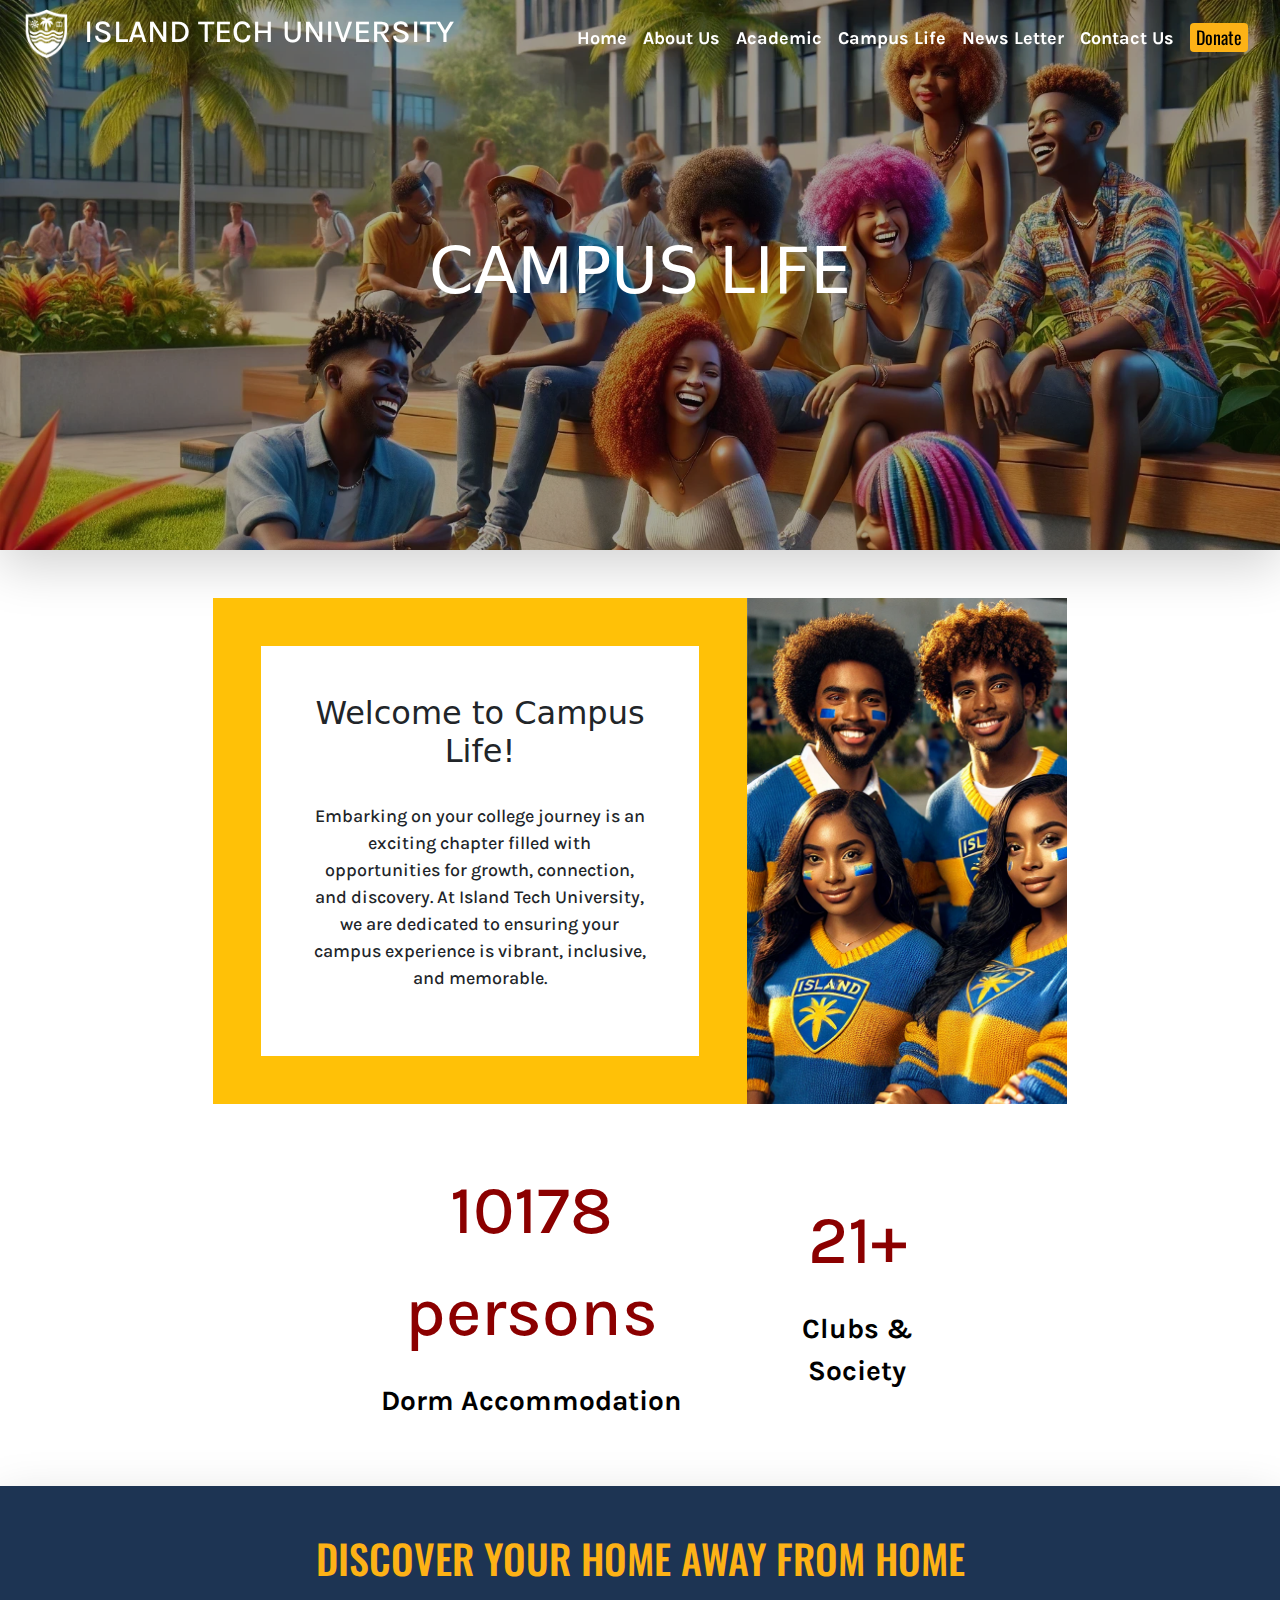
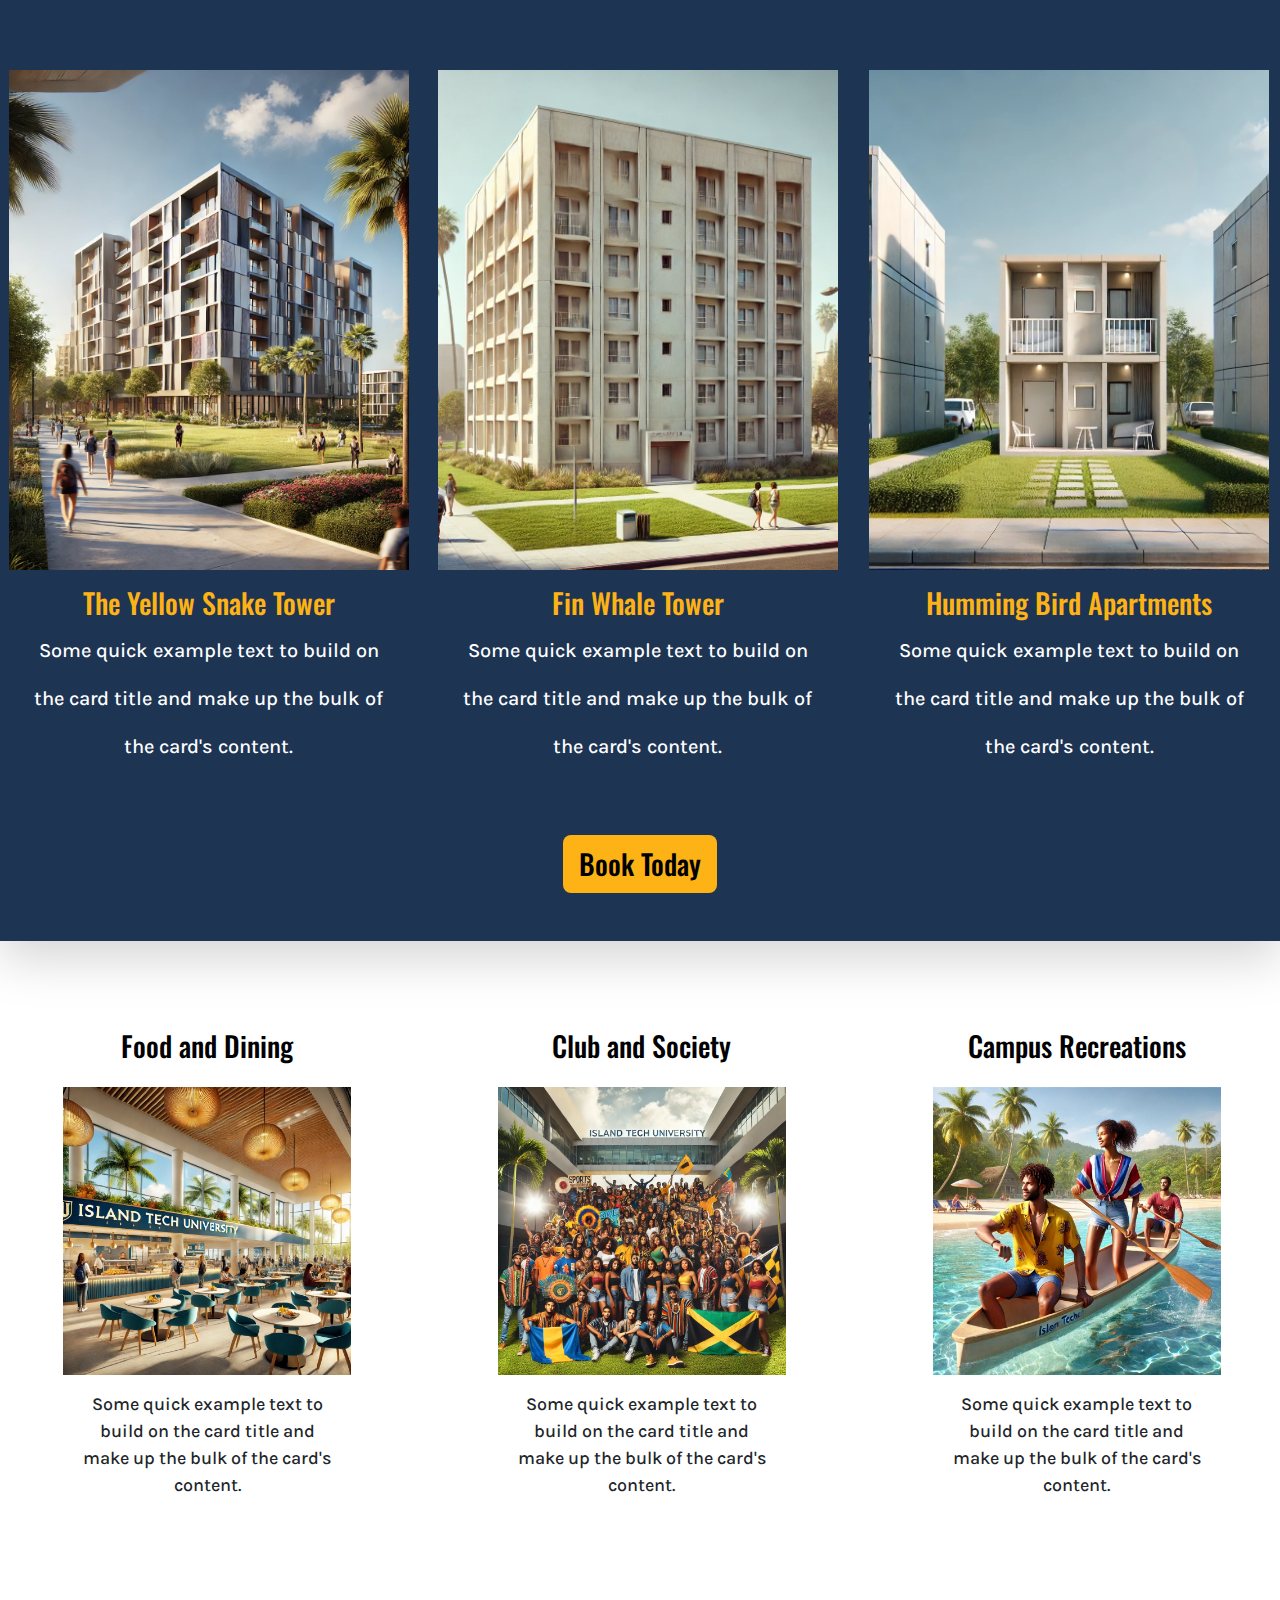
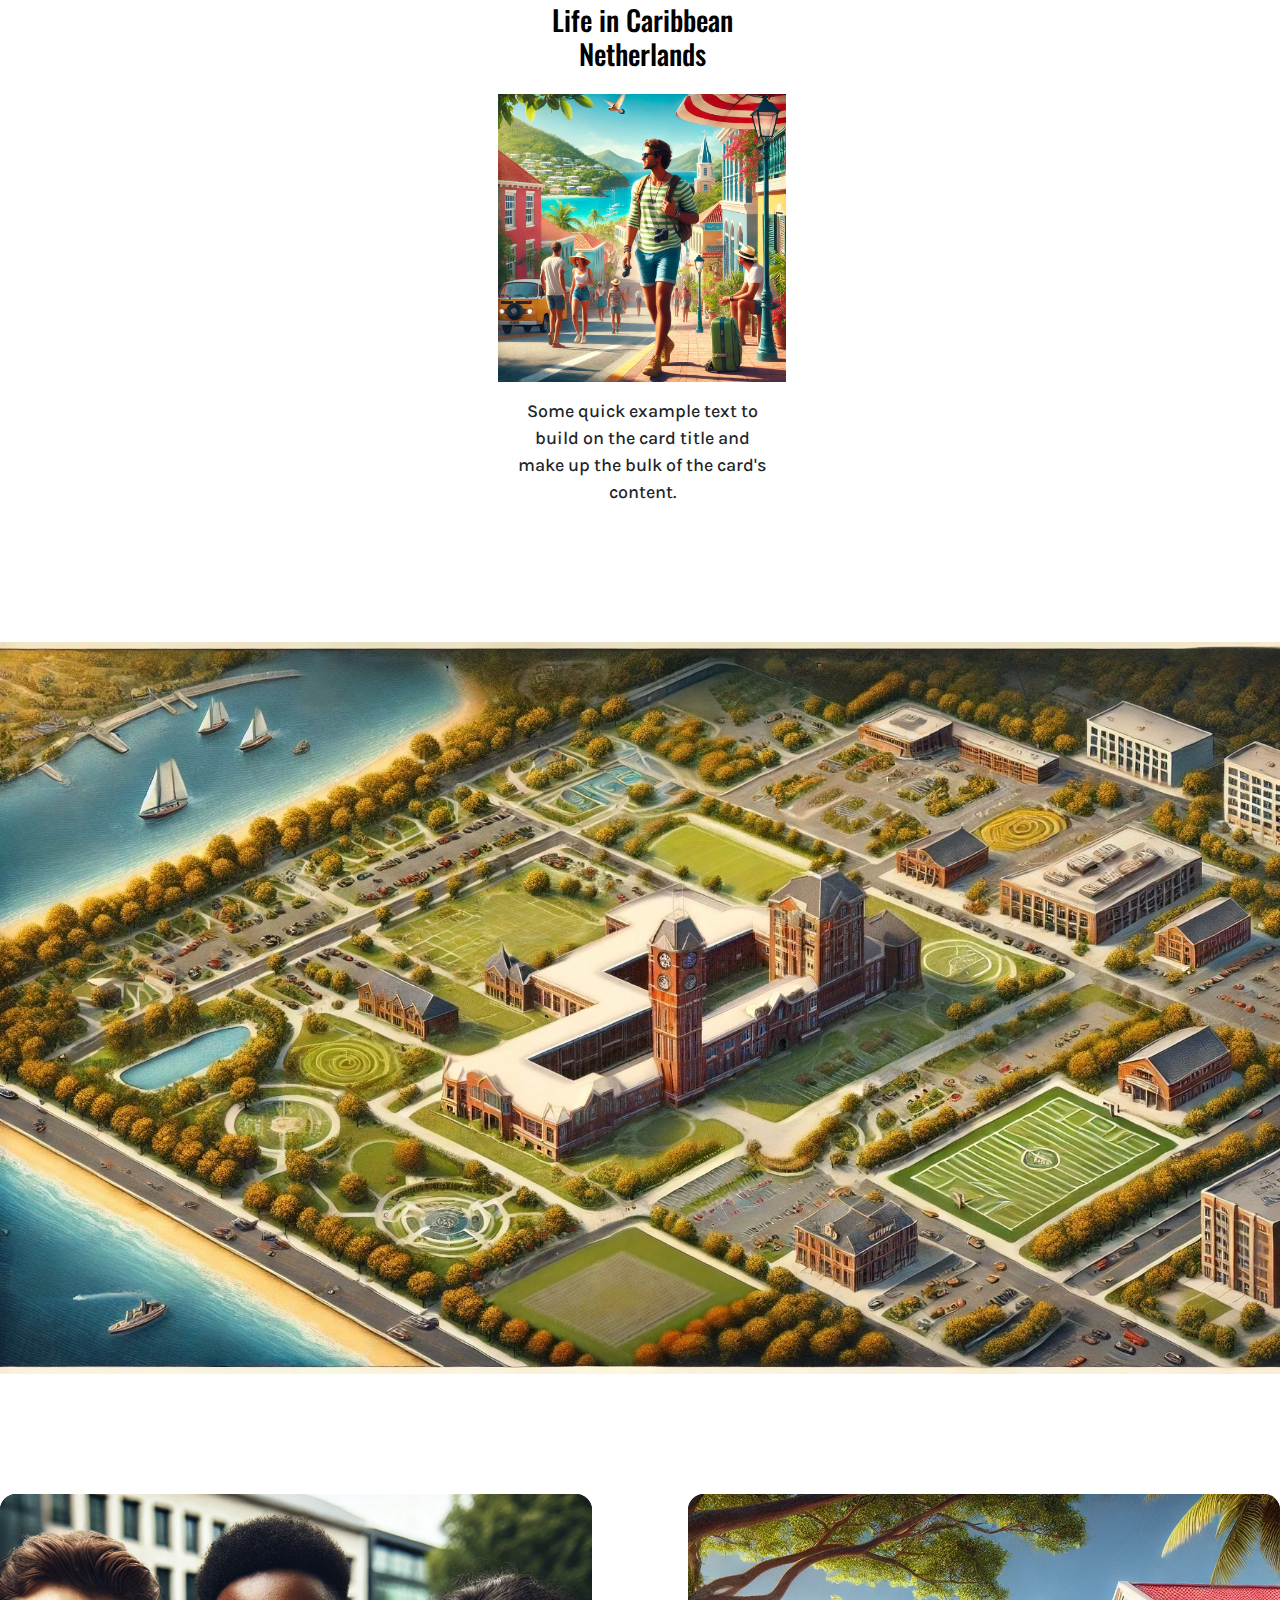
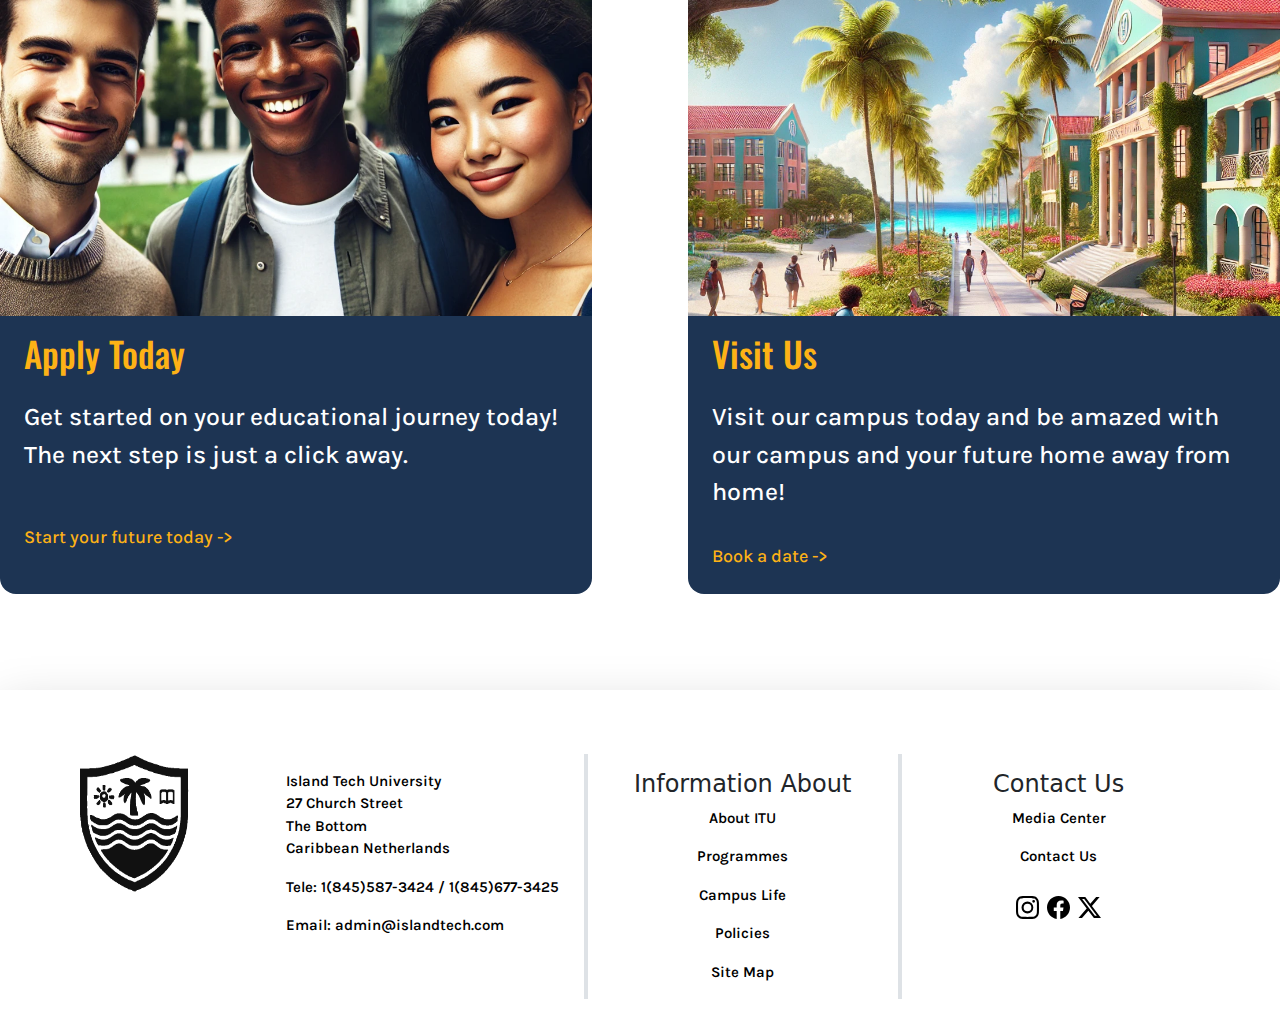
<file: Assigment_7/Campus_Life.html>
<!DOCTYPE html>
<html lang="en">
<head>
    <meta charset="UTF-8">
    <meta name="description" content="Explore Island Tech University's vibrant campus life with clubs, societies, dorm accommodations, and activities in the Caribbean Netherlands.">
    <title>Campus Life-Island Tech University</title>
    <link rel="icon" type="image/x-icon" href="./Static/Images/logo-white.png">
    <link href="https://cdn.jsdelivr.net/npm/bootstrap@5.3.3/dist/css/bootstrap.min.css" rel="stylesheet" integrity="sha384-QWTKZyjpPEjISv5WaRU9OFeRpok6YctnYmDr5pNlyT2bRjXh0JMhjY6hW+ALEwIH" crossorigin="anonymous">
    <link href="./Static/Style_Sheet/Island_Tech_University_Style_Sheet.css" rel="stylesheet">
</head>
<body>
<div class="container-fluid p-0 justify-content-center">

    <nav class="navbar navbar-expand-xl w-100 p-0  opacity-90 " style="position: fixed; z-index: 2; ">
        <div class="container-fluid  p-0 pt-1">
            <a class="navbar-brand ps-4 d-flex flex-row" href="./Home.html">
                <img class=" pe-3" id="logo_image" src="./Static/Images/logo-white.png" alt="Island Tech University Logo colored white" style="height:auto; width:60px"/>
                <h2 class="pt-1 nav_element"> ISLAND TECH UNIVERSITY</h2>
            </a>

            <button class="navbar-toggler bg-white me-4" type="button" data-bs-toggle="collapse" data-bs-target="#navbarNavDropdown" aria-controls="navbarNavDropdown" aria-expanded="false" aria-label="Toggle navigation">
                <span class="navbar-toggler-icon"></span>
            </button>

            <div class="nav_menu  collapse navbar-collapse justify-content-end ps-xl-0 pb-xl-0 ps-4 pb-3  " id="navbarNavDropdown">
                <ul class="navbar-nav pe-4 align-items-xl-center">
                    <li class="nav-item pt-2">
                        <a id="nav_element_1" class="nav-link  " href="./Home.html">Home</a>
                    </li>
                    <li class="nav-item pt-2">
                        <a id="nav_element_2" class=" nav-link " href="./About_Us.html">About Us</a>
                    </li>

                    <li class="nav-item pt-2 dropdown">
                        <a id="nav_element_3" class="nav-link " href="./Academics.html" role="button"  aria-expanded="false">
                            Academic
                        </a>
                        <ul class="dropdown-menu">
                            <li><a class="dropdown-item" href="#">Student Portal</a></li>
                            <li><a class="dropdown-item" href="#">Under Graduate</a></li>
                            <li><a class="dropdown-item" href="#">Graduate</a></li>
                            <li><a class="dropdown-item" href="#">Certification Courses</a></li>
                        </ul>
                    </li>

                    <li class="nav-item pt-2 dropdown">
                        <a id="nav_element_4" class="nav-link " href="./Campus_Life.html" role="button"  aria-expanded="false">
                            Campus Life
                        </a>
                        <ul class="dropdown-menu">
                            <li><a class="dropdown-item" href="#">Clubs & Societies</a></li>
                            <li><a class="dropdown-item" href="#">Student Housing</a></li>
                        </ul>
                    </li>


                    <li class="nav-item pt-2">
                        <a id="nav_element_5" class="nav-link" href="./News_Letter.html">News Letter</a>
                    </li>

                    <li class="nav-item pt-2">
                        <a id="nav_element_6" class="nav-link " href="./Contact_Us.html">Contact Us</a>
                    </li>

                    <li class="nav-item pt-2">
                        <a id="nav_element_7" class="nav-link " href="./Contact_Us.html">
                            <button class="donate_button rounded-1" type="button" >Donate</button>
                        </a>
                    </li>

                </ul>
            </div>
        </div>
    </nav>

    <div class="banner_container shadow-lg container-fluid banner_image p-0 overflow-hidden" style="height: 550px; ">

        <div class="bg-white d-flex justify-content-center align-items-center" style="background-image: url(./Static/Images/campus_life_banner_tint.png); height:100%; width:100%; background-size: cover;background-repeat: no-repeat!important; color:white; " >
            <h1 style="font-size:clamp(4rem, 5%, 8rem)">CAMPUS LIFE</h1>
        </div>


    </div>

    <div class="campus_life_section_1 container-fluid p-0 overflow-hidden mb-2 mt-5">
        <div class="row justify-content-center g-0 ">
            <div class="col-5 bg-warning text-center align-item-center">
                <div class="row p-5 justify-content-center m-0 ">
                    <div class="campus_life_intro_text col-10 bg-white text-center align-content-center p-5 w-100">
                        <h2 class="pb-4">Welcome to Campus Life!</h2>
                        <p>Embarking on your college journey is an exciting chapter filled with opportunities for growth, connection, and discovery. At Island Tech University, we are dedicated to ensuring your campus experience is vibrant, inclusive, and memorable.</p>
                    </div>
                </div>
            </div>
            <div class="campus_life_intro_image col-3 bg-primary" >
            </div>

        </div>
    </div>

    <div class="academic_section_2 bg-white container-fluid p-0 overflow-hidden pt-5 pb-5">

        <div class="row d-flex  flex-row align-items-center text-center justify-content-center">
            <div class="col-4">
                <p style="font-size: 68px !important; font-weight: 500 !important; color:darkred !important;">10178 persons</p>
                <p>Dorm Accommodation</p>
            </div>
            <div class="col-2">
                <p style="font-size: 68px !important; font-weight: 500 !important; color:darkred !important;">21+</p>
                <p>Clubs & Society</p>
            </div>
        </div>
    </div>

    <div class="academic_section_1 shadow-lg container-fluid p-0 overflow-hidden pt-4 pb-5 mb-5">
        <div class="row text-center">
            <div class="col-12 pb-4 pt-4 ">
                <h2>DISCOVER YOUR HOME AWAY FROM HOME</h2>
            </div>
        </div>
        <div class="academic_cards row d-flex justify-content-center mt-5 g-2">
            <div class="col-4 d-flex justify-content-center pe-2">
                <div class="dorm_card card border border-0 rounded-0" style="max-width: 25rem; min-width: 18rem; ">
                    <img src="./Static/Images/YellowSnakeTowers.png" class="card-img-top rounded-0" alt="The Yellow Snake Tower at ITU">
                    <div class="card-body text-center">
                        <h3 class="card-title">The Yellow Snake Tower</h3>
                        <p class="card-text">Some quick example text to build on the card title and make up the bulk of the card's content.</p>
                    </div>
                </div>
            </div>

            <div class="col-4 d-flex justify-content-center pe-2">
                <div class="dorm_card card border border-0 rounded-0" style="max-width: 25rem; min-width: 18rem; ">
                    <img src="./Static/Images/Fin_Whale_Dorm.png" class="card-img-top rounded-0" alt="Fin Whale Dorm at ITU">
                    <div class="card-body text-center">
                        <h3 class="card-title">Fin Whale Tower</h3>
                        <p class="card-text">Some quick example text to build on the card title and make up the bulk of the card's content.</p>
                    </div>
                </div>

            </div>

            <div class="col-4 d-flex justify-content-center  ">
                <div class="dorm_card card border border-0 rounded-0" style="max-width: 25rem; min-width: 18rem; ">
                    <img src="./Static/Images/Humming_Bird_Apartment.png" class="card-img-top rounded-0" alt="Two Stories Humming Bird Student Apartment at ITU">
                    <div class="card-body text-center">
                        <h3 class="card-title">Humming Bird Apartments</h3>
                        <p class="card-text">Some quick example text to build on the card title and make up the bulk of the card's content.</p>
                    </div>
                </div>

            </div>
        </div>
        <div class="row">
            <div class="col-12 text-center">

                <button class="learn_more_button mt-5 px-3 py-2 rounded-3 border-0">Book Today</button>
            </div>
        </div>

    </div>

    <div class="container_fluid p-0 overflow-hidden pt-4 pb-5 mb-5">
        <div class="row justify-content-around g-4">
            <div class="col-2 d-flex justify-content-center pe-2">
                <div class="option_card card border border-0 rounded-0" style="max-width: 25rem; min-width: 18rem; ">
                    <div class="card-body text-center">
                        <h3 class="card-title">Food and Dining</h3>
                    </div>

                    <a href="#!"><img src="./Static/Images/cafeteria.png" class="card-img-top rounded-0" alt="Photo taken of inside the Island Tech University Main Cafeteria"></a>

                    <div class="card-body text-center">
                        <p class="card-text">Some quick example text to build on the card title and make up the bulk of the card's content.</p>
                    </div>
                </div>

            </div>

            <div class="col-2 d-flex justify-content-center pe-2">
                <div class="option_card card border border-0 rounded-0" style="max-width: 25rem; min-width: 18rem; ">
                    <div class="card-body text-center">
                        <h3 class="card-title">Club and Society</h3>
                    </div>

                    <a href="#!"><img src="./Static/Images/group_photo_society.png" class="card-img-top rounded-0" alt="Group Photo of all Clubs and Societies on ITU Campus"></a>

                    <div class="card-body text-center">
                        <p class="card-text">Some quick example text to build on the card title and make up the bulk of the card's content.</p>
                    </div>
                </div>

            </div>

            <div class="col-2 d-flex justify-content-center pe-2">
                <div class="option_card card border border-0 rounded-0" style="max-width: 25rem; min-width: 18rem; ">
                    <div class="card-body text-center">
                        <h3 class="card-title">Campus Recreations</h3>
                    </div>

                    <a href="#!"><img src="./Static/Images/rowing_recreation.png" class="card-img-top rounded-0" alt="Students paddling in a boat at a beach near ITU Campus"></a>

                    <div class="card-body text-center">
                        <p class="card-text">Some quick example text to build on the card title and make up the bulk of the card's content.</p>
                    </div>
                </div>

            </div>
        </div>
        <div class="row justify-content-around g-4 mt-5">
            <div class="col-2 d-flex justify-content-center pe-2 ">
                <div class="option_card card border border-0 rounded-0" style="max-width: 25rem; min-width: 18rem; ">
                    <div class="card-body text-center">
                        <h3 class="card-title">Life in Caribbean Netherlands</h3>
                    </div>

                    <a href="#!"><img src="./Static/Images/life_in_carib_netherland.png" class="card-img-top rounded-0" alt="Photo of international student walking down the public street of Caribbean Netherlands"></a>

                    <div class="card-body text-center">
                        <p class="card-text">Some quick example text to build on the card title and make up the bulk of the card's content.</p>
                    </div>
                </div>

            </div>
        </div>
    </div>

    <div class="container_fluid p-0 overflow-hidden pt-4 pb-5 mb-5">
        <div class="row justify-content-center ">
            <div class="col-12">
                <img src="./Static/Images/site_map.png" style="width:100%" alt="Island Tech University Site Map"/>
            </div>
        </div>
    </div>

    <div class=" campus_life_section_5 container_fluid p-0 overflow-hidden pt-4 pb-5 mb-5">
        <div class="row justify-content-around g-4">
            <div class="col-6 d-flex justify-content-end pe-5">
                <div class="card border border-0 rounded-4  border-bottom-0" style="max-width: 40rem; min-width: 18rem; ">

                    <img src="./Static/Images/apply_today_image.png" class="card-img-top rounded-top-4" alt="Three students at Island Tech University smiling in photo">

                    <div class="card-body text-start px-4">
                        <h3 class="card-title pb-3 ">Apply Today</h3>
                        <p class="card-text m-0">Get started on your educational journey today! The next step is just a click away.</p>
                    </div>

                    <div class="card-body px-4 pb-4">
                        <a href="#!" > Start your future today -></a>
                    </div>
                </div>

            </div>

            <div class="col-6 d-flex justify-content-start ps-5">
                <div class="card border border-0 rounded-4  border-bottom-0     " style="max-width: 40rem; min-width: 18rem; ">

                    <img src="./Static/Images/visit_us_image.png" class="card-img-top rounded-top-4" alt="Photo of a street leading to the beach at Caribbean Netherlands">

                    <div class="card-body text-start px-4">
                        <h3 class="card-title pb-3">Visit Us</h3>
                        <p class="card-text p-0">Visit our campus today and be amazed with our campus and your future home away from home!</p>
                    </div>
                    <div class="card-body px-4 pb-4">
                        <a href="#!"> Book a date -></a>
                    </div>
                </div>

            </div>
        </div>

    </div>

    <div class="footer_section container-fluid p-0 m-0  pt-5 px-4 shadow-lg overflow-hidden">
        <div class="row justify-content-center ">
            <div class="col-2 d-flex flex-column pt-3 ">
                <img class="pe-3" src="./Static/Images/logo-black.png" alt="Island Tech University Logo colored black" style="height:140px; width:130px"/>
            </div>
            <div class="col-3 d-flex flex-column pt-3 my-3 text-start border border-4 border-bottom-0 border-top-0 border-start-0">
                <p>Island Tech University<br>27 Church Street<br>The Bottom<br>Caribbean Netherlands</p>
                <p>Tele: 1(845)587-3424 / 1(845)677-3425</p>
                <p>Email: admin@islandtech.com</p>
            </div>
            <div class="col-3 d-flex flex-column pt-3 my-3 text-center border border-4 border-bottom-0 border-top-0 border-start-0">
                <h4>Information About</h4>
                <a href="#!"><p class="footer_list_text">About ITU</p></a>
                <a href="#!"><p class="footer_list_text">Programmes</p></a>
                <a href="#!"><p class="footer_list_text">Campus Life</p></a>
                <a href="#!"><p class="footer_list_text">Policies</p></a>
                <a href="#!"><p class="footer_list_text">Site Map</p></a>

            </div>
            <div class="col-3 d-flex flex-column pt-3 my-3 text-center">
                <h4>Contact Us</h4>
                <a href="#!"><p class="footer_list_text">Media Center</p></a>
                <a href="#!"><p class="footer_list_text">Contact Us</p></a>
                <div class="pt-2 d-flex flex-row justify-content-center">
                    <a class="pe-2" href="#!">
                        <svg xmlns="http://www.w3.org/2000/svg" width="23" height="23" fill="currentColor" class="bi bi-instagram" viewBox="0 0 16 16">
                            <path d="M8 0C5.829 0 5.556.01 4.703.048 3.85.088 3.269.222 2.76.42a3.9 3.9 0 0 0-1.417.923A3.9 3.9 0 0 0 .42 2.76C.222 3.268.087 3.85.048 4.7.01 5.555 0 5.827 0 8.001c0 2.172.01 2.444.048 3.297.04.852.174 1.433.372 1.942.205.526.478.972.923 1.417.444.445.89.719 1.416.923.51.198 1.09.333 1.942.372C5.555 15.99 5.827 16 8 16s2.444-.01 3.298-.048c.851-.04 1.434-.174 1.943-.372a3.9 3.9 0 0 0 1.416-.923c.445-.445.718-.891.923-1.417.197-.509.332-1.09.372-1.942C15.99 10.445 16 10.173 16 8s-.01-2.445-.048-3.299c-.04-.851-.175-1.433-.372-1.941a3.9 3.9 0 0 0-.923-1.417A3.9 3.9 0 0 0 13.24.42c-.51-.198-1.092-.333-1.943-.372C10.443.01 10.172 0 7.998 0zm-.717 1.442h.718c2.136 0 2.389.007 3.232.046.78.035 1.204.166 1.486.275.373.145.64.319.92.599s.453.546.598.92c.11.281.24.705.275 1.485.039.843.047 1.096.047 3.231s-.008 2.389-.047 3.232c-.035.78-.166 1.203-.275 1.485a2.5 2.5 0 0 1-.599.919c-.28.28-.546.453-.92.598-.28.11-.704.24-1.485.276-.843.038-1.096.047-3.232.047s-2.39-.009-3.233-.047c-.78-.036-1.203-.166-1.485-.276a2.5 2.5 0 0 1-.92-.598 2.5 2.5 0 0 1-.6-.92c-.109-.281-.24-.705-.275-1.485-.038-.843-.046-1.096-.046-3.233s.008-2.388.046-3.231c.036-.78.166-1.204.276-1.486.145-.373.319-.64.599-.92s.546-.453.92-.598c.282-.11.705-.24 1.485-.276.738-.034 1.024-.044 2.515-.045zm4.988 1.328a.96.96 0 1 0 0 1.92.96.96 0 0 0 0-1.92m-4.27 1.122a4.109 4.109 0 1 0 0 8.217 4.109 4.109 0 0 0 0-8.217m0 1.441a2.667 2.667 0 1 1 0 5.334 2.667 2.667 0 0 1 0-5.334"/>
                        </svg>
                    </a>

                    <a class="pe-2" href="#!">
                        <svg xmlns="http://www.w3.org/2000/svg" width="23" height="23" fill="currentColor" class="bi bi-facebook" viewBox="0 0 16 16">
                            <path d="M16 8.049c0-4.446-3.582-8.05-8-8.05C3.58 0-.002 3.603-.002 8.05c0 4.017 2.926 7.347 6.75 7.951v-5.625h-2.03V8.05H6.75V6.275c0-2.017 1.195-3.131 3.022-3.131.876 0 1.791.157 1.791.157v1.98h-1.009c-.993 0-1.303.621-1.303 1.258v1.51h2.218l-.354 2.326H9.25V16c3.824-.604 6.75-3.934 6.75-7.951"/>
                        </svg>
                    </a>

                    <a href="#!">
                        <svg xmlns="http://www.w3.org/2000/svg" width="23" height="23" fill="currentColor" class="bi bi-twitter-x" viewBox="0 0 16 16">
                            <path d="M12.6.75h2.454l-5.36 6.142L16 15.25h-4.937l-3.867-5.07-4.425 5.07H.316l5.733-6.57L0 .75h5.063l3.495 4.633L12.601.75Zm-.86 13.028h1.36L4.323 2.145H2.865z"/>
                        </svg>
                    </a>
                </div>

            </div>
        </div>
    </div>




</div>

<script>
    window.onscroll=function(){
        const navbar = document.querySelector(".navbar")
        const navbar_element = document.querySelector(".nav_element")


        let scroll_position = document.documentElement.scrollTop

        console.log(document.getElementById("nav_element_5"))


        if (scroll_position > 500){

            navbar.style.background= "rgba(255,255,255,1)"
            navbar_element.style.color= "rgb(0,0,0)"
            document.getElementById("logo_image").src="./Static/Images/logo-black.png"
            document.getElementById("logo_image").alt="Island Tech University Logo colored black"
            document.getElementById("nav_element_1").setAttribute('style', 'color: rgb(0,0,0) !important');
            document.getElementById("nav_element_2").setAttribute('style', 'color: rgb(0,0,0) !important');
            document.getElementById("nav_element_3").setAttribute('style', 'color: rgb(0,0,0) !important');
            document.getElementById("nav_element_4").setAttribute('style', 'color: rgb(0,0,0) !important');
            document.getElementById("nav_element_5").setAttribute('style', 'color: rgb(0,0,0) !important');
            document.getElementById("nav_element_6").setAttribute('style', 'color: rgb(0,0,0) !important');

        }
        else{
            navbar.style.background= "transparent"
            navbar_element.style.color= "white"
            document.getElementById("logo_image").src="./Static/Images/logo-white.png"
            document.getElementById("logo_image").alt="Island Tech University Logo colored white"
            document.getElementById("nav_element_1").setAttribute('style', 'color: white !important');
            document.getElementById("nav_element_2").setAttribute('style', 'color: white !important');
            document.getElementById("nav_element_3").setAttribute('style', 'color: white !important');
            document.getElementById("nav_element_4").setAttribute('style', 'color: white !important');
            document.getElementById("nav_element_5").setAttribute('style', 'color: white !important');
            document.getElementById("nav_element_6").setAttribute('style', 'color: white !important');
        }
    }


</script>
<script src="https://cdn.jsdelivr.net/npm/bootstrap@5.3.3/dist/js/bootstrap.bundle.min.js" integrity="sha384-YvpcrYf0tY3lHB60NNkmXc5s9fDVZLESaAA55NDzOxhy9GkcIdslK1eN7N6jIeHz" crossorigin="anonymous"></script>


</body>
</html>
</file>
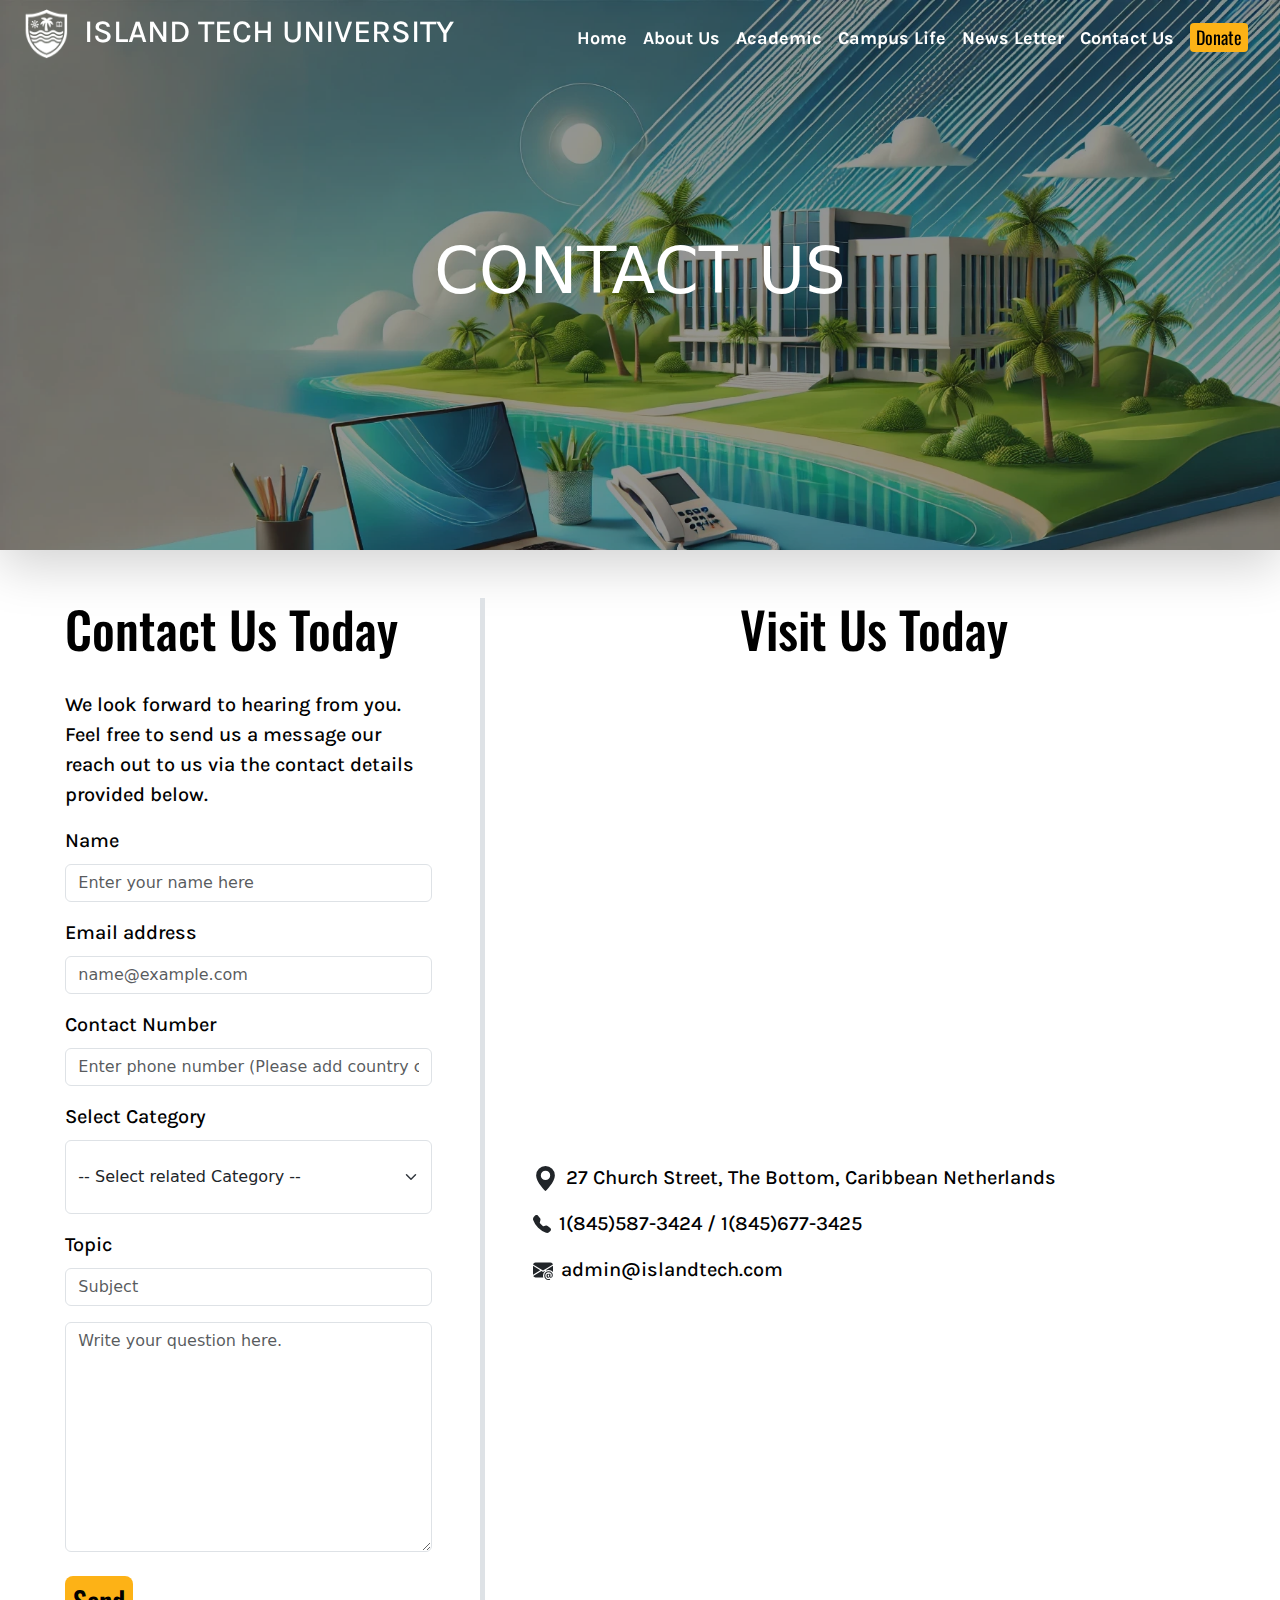
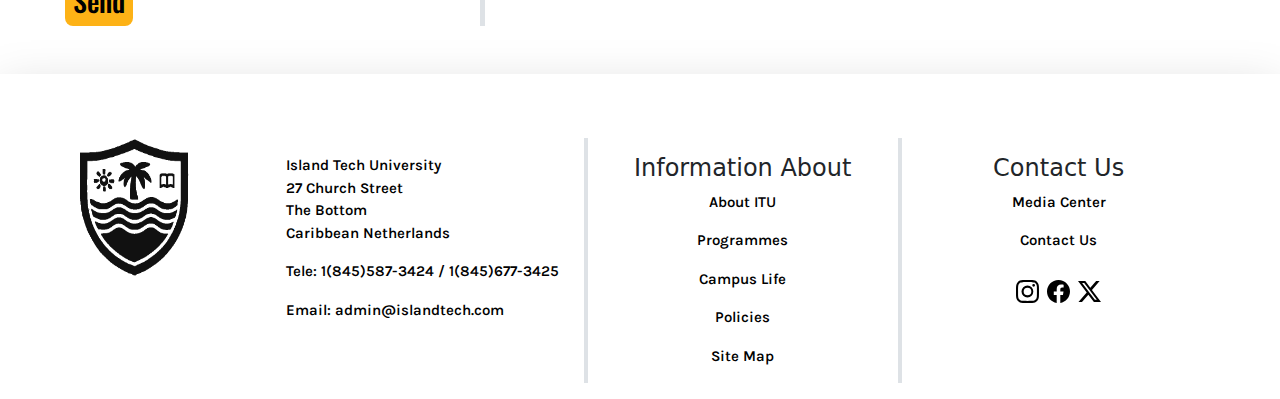
<file: Assigment_7/Contact_Us.html>
<!DOCTYPE html>
<html lang="en">
<head>
    <meta charset="UTF-8">
    <meta name="description" content="Contact Island Tech University. Visit, tour, email, or call us today for information and support. Easily reach us and explore our campus.">
    <title>Contact Us- Island Tech University</title>
    <link rel="icon" type="image/x-icon" href="./Static/Images/logo-white.png">
    <link href="https://cdn.jsdelivr.net/npm/bootstrap@5.3.3/dist/css/bootstrap.min.css" rel="stylesheet" integrity="sha384-QWTKZyjpPEjISv5WaRU9OFeRpok6YctnYmDr5pNlyT2bRjXh0JMhjY6hW+ALEwIH" crossorigin="anonymous">
    <link href="./Static/Style_Sheet/Island_Tech_University_Style_Sheet.css" rel="stylesheet">
</head>
<body>
    <nav class="navbar navbar-expand-xl w-100 p-0  opacity-90 " style="position: fixed; z-index: 2; ">
    <div class="container-fluid  p-0 pt-1">
        <a class="navbar-brand ps-4 d-flex flex-row" href="./Home.html">
            <img class=" pe-3" id="logo_image" src="./Static/Images/logo-white.png" alt="Island Tech University Logo colored white" style="height:auto; width:60px"/>
            <h2 class="pt-1 nav_element"> ISLAND TECH UNIVERSITY</h2>
        </a>

        <button class="navbar-toggler bg-white me-4" type="button" data-bs-toggle="collapse" data-bs-target="#navbarNavDropdown" aria-controls="navbarNavDropdown" aria-expanded="false" aria-label="Toggle navigation">
            <span class="navbar-toggler-icon"></span>
        </button>

        <div class="nav_menu  collapse navbar-collapse justify-content-end ps-xl-0 pb-xl-0 ps-4 pb-3  " id="navbarNavDropdown">
            <ul class="navbar-nav pe-4 align-items-xl-center">
                <li class="nav-item pt-2">
                    <a id="nav_element_1" class="nav-link  " href="./Home.html">Home</a>
                </li>
                <li class="nav-item pt-2">
                    <a id="nav_element_2" class=" nav-link " href="./About_Us.html">About Us</a>
                </li>

                <li class="nav-item pt-2 dropdown">
                    <a id="nav_element_3" class="nav-link " href="./Academics.html" role="button"  aria-expanded="false">
                        Academic
                    </a>
                    <ul class="dropdown-menu">
                        <li><a class="dropdown-item" href="#">Student Portal</a></li>
                        <li><a class="dropdown-item" href="#">Under Graduate</a></li>
                        <li><a class="dropdown-item" href="#">Graduate</a></li>
                        <li><a class="dropdown-item" href="#">Certification Courses</a></li>
                    </ul>
                </li>

                <li class="nav-item pt-2 dropdown">
                    <a id="nav_element_4" class="nav-link " href="./Campus_Life.html" role="button"  aria-expanded="false">
                        Campus Life
                    </a>
                    <ul class="dropdown-menu">
                        <li><a class="dropdown-item" href="#">Clubs & Societies</a></li>
                        <li><a class="dropdown-item" href="#">Student Housing</a></li>
                    </ul>
                </li>


                <li class="nav-item pt-2">
                    <a id="nav_element_5" class="nav-link" href="./News_Letter.html">News Letter</a>
                </li>

                <li class="nav-item pt-2">
                    <a id="nav_element_6" class="nav-link " href="./Contact_Us.html">Contact Us</a>
                </li>

                <li class="nav-item pt-2">
                    <a id="nav_element_7" class="nav-link " href="./Contact_Us.html">
                        <button class="donate_button rounded-1" type="button" >Donate</button>
                    </a>
                </li>

            </ul>
        </div>
    </div>
</nav>

    <div class="banner_container shadow-lg container-fluid banner_image p-0 overflow-hidden" style="height: 550px; ">

    <div class="bg-white d-flex justify-content-center align-items-center" style="background-image: url(./Static/Images/contact_us_banner.png); height:100%; width:100%; background-size: cover;background-repeat: no-repeat!important; color:white; " >
        <h1 style="font-size:clamp(4rem, 5%, 8rem)">CONTACT US</h1>
    </div>


</div>

    <div class="container-fluid contact_us_section_1 ">
        <div class="row justify-content-center mb-5">

            <div class=" col-4 align-items-end mt-5 pe-5">
                <h2 class="pb-4">Contact Us Today</h2>
                <p>We look forward to hearing from you. Feel free to send us a message our reach out to us via the contact details provided below. </p>
                <div class="input_field mb-3">
                    <label for="nameInput" class="form-label">Name</label>
                    <input type="text" class="form-control" id="nameInput" placeholder="Enter your name here">
                </div>

                <div class="input_field mb-3">
                    <label for="emailInput" class="form-label ">Email address</label>
                    <input type="email" class="form-control" id="emailInput" placeholder="name@example.com">

                </div>

                <div class="input_field mb-3">
                    <label for="phoneInput" class="form-label">Contact Number</label>
                    <input type="text" class="form-control" id="phoneInput" placeholder="Enter phone number (Please add country code).">
                </div>


                <div class="input_field mb-3">
                    <label for="studentCategory" class="form-label ">Select Category</label>
                    <select id="studentCategory" class="form-control form-select py-4"  onchange="subjectList('academic_area')">
                        <option value="0">-- Select related Category --</option>
                        <option value="1">Undergraduate</option>
                        <option value="2">Graduate</option>
                        <option value="3">Alumini</option>
                        <option value="4">Other</option>
                    </select>
                </div>

                <div class="input_field mb-3">
                    <label for="topicInput" class="form-label">Topic</label>
                    <input type="text" class="form-control" id="topicInput" placeholder="Subject">
                </div>

                <div class="input_field ">
                    <textarea class="form-control" id="inqurieTextArea" rows="9" placeholder="Write your question here."></textarea>
                </div>

                <button class="learn_more_button mt-4 rounded-3 border border-0 px-2 py-1">Send</button>
            </div>




            <div class="col-7  mt-5 ps-5 text-center border border-5 border-end-0 border-top-0 border-bottom-0 ">
                <h2 class="pb-4"> Visit Us Today</h2>
                <iframe src="https://www.google.com/maps/embed?pb=!1m18!1m12!1m3!1d12790.163050916772!2d-63.25649358403891!3d17.624649498440547!2m3!1f0!2f0!3f0!3m2!1i1024!2i768!4f13.1!3m3!1m2!1s0x8c0e2063cfa83325%3A0xf489085a3eaa927c!2sSaba%20University%20School%20of%20Medicine!5e0!3m2!1sen!2sjm!4v1736478448528!5m2!1sen!2sjm" width="100%" height="450" style="border:0;" allowfullscreen="" loading="lazy" referrerpolicy="no-referrer-when-downgrade"></iframe>
                <div class="d-flex flex-row align-items-center pt-3">
                    <svg xmlns="http://www.w3.org/2000/svg" width="25" height="25" fill="currentColor" class="bi bi-geo-alt-fill me-2" viewBox="0 0 16 16">
                        <path d="M8 16s6-5.686 6-10A6 6 0 0 0 2 6c0 4.314 6 10 6 10m0-7a3 3 0 1 1 0-6 3 3 0 0 1 0 6"/>
                    </svg>
                    <p class="m-0" >27 Church Street, The Bottom, Caribbean Netherlands</p>
                </div>

                <div class="d-flex flex-row align-items-center pt-3">
                    <svg xmlns="http://www.w3.org/2000/svg" width="18" height="18" fill="currentColor" class="bi bi-telephone-fill me-2" viewBox="0 0 16 16">
                        <path fill-rule="evenodd" d="M1.885.511a1.745 1.745 0 0 1 2.61.163L6.29 2.98c.329.423.445.974.315 1.494l-.547 2.19a.68.68 0 0 0 .178.643l2.457 2.457a.68.68 0 0 0 .644.178l2.189-.547a1.75 1.75 0 0 1 1.494.315l2.306 1.794c.829.645.905 1.87.163 2.611l-1.034 1.034c-.74.74-1.846 1.065-2.877.702a18.6 18.6 0 0 1-7.01-4.42 18.6 18.6 0 0 1-4.42-7.009c-.362-1.03-.037-2.137.703-2.877z"/>
                    </svg>
                    <p class="m-0">1(845)587-3424 / 1(845)677-3425</p>
                </div>

                <div class="d-flex flex-row align-items-center pt-3">
                    <svg xmlns="http://www.w3.org/2000/svg" width="20" height="20" fill="currentColor" class="bi bi-envelope-at-fill me-2" viewBox="0 0 16 16">
                        <path d="M2 2A2 2 0 0 0 .05 3.555L8 8.414l7.95-4.859A2 2 0 0 0 14 2zm-2 9.8V4.698l5.803 3.546zm6.761-2.97-6.57 4.026A2 2 0 0 0 2 14h6.256A4.5 4.5 0 0 1 8 12.5a4.49 4.49 0 0 1 1.606-3.446l-.367-.225L8 9.586zM16 9.671V4.697l-5.803 3.546.338.208A4.5 4.5 0 0 1 12.5 8c1.414 0 2.675.652 3.5 1.671"/>
                        <path d="M15.834 12.244c0 1.168-.577 2.025-1.587 2.025-.503 0-1.002-.228-1.12-.648h-.043c-.118.416-.543.643-1.015.643-.77 0-1.259-.542-1.259-1.434v-.529c0-.844.481-1.4 1.26-1.4.585 0 .87.333.953.63h.03v-.568h.905v2.19c0 .272.18.42.411.42.315 0 .639-.415.639-1.39v-.118c0-1.277-.95-2.326-2.484-2.326h-.04c-1.582 0-2.64 1.067-2.64 2.724v.157c0 1.867 1.237 2.654 2.57 2.654h.045c.507 0 .935-.07 1.18-.18v.731c-.219.1-.643.175-1.237.175h-.044C10.438 16 9 14.82 9 12.646v-.214C9 10.36 10.421 9 12.485 9h.035c2.12 0 3.314 1.43 3.314 3.034zm-4.04.21v.227c0 .586.227.8.581.8.31 0 .564-.17.564-.743v-.367c0-.516-.275-.708-.572-.708-.346 0-.573.245-.573.791"/>
                    </svg>
                    <p class="m-0">admin@islandtech.com</p>
                </div>
            </div>

        </div>
    </div>

    <div class="footer_section container-fluid p-0 m-0 shadow-lg pt-5 px-4  overflow-hidden">
        <div class="row justify-content-center ">
            <div class="col-2 d-flex flex-column pt-3 ">
                <img class="pe-3" src="./Static/Images/logo-black.png" alt="Island Tech University Logo colored black"  style="height:140px; width:130px"/>
            </div>
            <div class="col-3 d-flex flex-column pt-3 my-3 text-start border border-4 border-bottom-0 border-top-0 border-start-0">
                <p>Island Tech University<br>27 Church Street<br>The Bottom<br>Caribbean Netherlands</p>
                <p>Tele: 1(845)587-3424 / 1(845)677-3425</p>
                <p>Email: admin@islandtech.com</p>
            </div>
            <div class="col-3 d-flex flex-column pt-3 my-3 text-center border border-4 border-bottom-0 border-top-0 border-start-0">
                <h4>Information About</h4>
                <a href="#!"><p class="footer_list_text">About ITU</p></a>
                <a href="#!"><p class="footer_list_text">Programmes</p></a>
                <a href="#!"><p class="footer_list_text">Campus Life</p></a>
                <a href="#!"><p class="footer_list_text">Policies</p></a>
                <a href="#!"><p class="footer_list_text">Site Map</p></a>

            </div>
            <div class="col-3 d-flex flex-column pt-3 my-3 text-center">
                <h4>Contact Us</h4>
                <a href="#!"><p class="footer_list_text">Media Center</p></a>
                <a href="#!"><p class="footer_list_text">Contact Us</p></a>
                <div class="pt-2 d-flex flex-row justify-content-center">
                    <a class="pe-2" href="#!">
                        <svg xmlns="http://www.w3.org/2000/svg" width="23" height="23" fill="currentColor" class="bi bi-instagram" viewBox="0 0 16 16">
                            <path d="M8 0C5.829 0 5.556.01 4.703.048 3.85.088 3.269.222 2.76.42a3.9 3.9 0 0 0-1.417.923A3.9 3.9 0 0 0 .42 2.76C.222 3.268.087 3.85.048 4.7.01 5.555 0 5.827 0 8.001c0 2.172.01 2.444.048 3.297.04.852.174 1.433.372 1.942.205.526.478.972.923 1.417.444.445.89.719 1.416.923.51.198 1.09.333 1.942.372C5.555 15.99 5.827 16 8 16s2.444-.01 3.298-.048c.851-.04 1.434-.174 1.943-.372a3.9 3.9 0 0 0 1.416-.923c.445-.445.718-.891.923-1.417.197-.509.332-1.09.372-1.942C15.99 10.445 16 10.173 16 8s-.01-2.445-.048-3.299c-.04-.851-.175-1.433-.372-1.941a3.9 3.9 0 0 0-.923-1.417A3.9 3.9 0 0 0 13.24.42c-.51-.198-1.092-.333-1.943-.372C10.443.01 10.172 0 7.998 0zm-.717 1.442h.718c2.136 0 2.389.007 3.232.046.78.035 1.204.166 1.486.275.373.145.64.319.92.599s.453.546.598.92c.11.281.24.705.275 1.485.039.843.047 1.096.047 3.231s-.008 2.389-.047 3.232c-.035.78-.166 1.203-.275 1.485a2.5 2.5 0 0 1-.599.919c-.28.28-.546.453-.92.598-.28.11-.704.24-1.485.276-.843.038-1.096.047-3.232.047s-2.39-.009-3.233-.047c-.78-.036-1.203-.166-1.485-.276a2.5 2.5 0 0 1-.92-.598 2.5 2.5 0 0 1-.6-.92c-.109-.281-.24-.705-.275-1.485-.038-.843-.046-1.096-.046-3.233s.008-2.388.046-3.231c.036-.78.166-1.204.276-1.486.145-.373.319-.64.599-.92s.546-.453.92-.598c.282-.11.705-.24 1.485-.276.738-.034 1.024-.044 2.515-.045zm4.988 1.328a.96.96 0 1 0 0 1.92.96.96 0 0 0 0-1.92m-4.27 1.122a4.109 4.109 0 1 0 0 8.217 4.109 4.109 0 0 0 0-8.217m0 1.441a2.667 2.667 0 1 1 0 5.334 2.667 2.667 0 0 1 0-5.334"/>
                        </svg>
                    </a>

                    <a class="pe-2" href="#!">
                        <svg xmlns="http://www.w3.org/2000/svg" width="23" height="23" fill="currentColor" class="bi bi-facebook" viewBox="0 0 16 16">
                            <path d="M16 8.049c0-4.446-3.582-8.05-8-8.05C3.58 0-.002 3.603-.002 8.05c0 4.017 2.926 7.347 6.75 7.951v-5.625h-2.03V8.05H6.75V6.275c0-2.017 1.195-3.131 3.022-3.131.876 0 1.791.157 1.791.157v1.98h-1.009c-.993 0-1.303.621-1.303 1.258v1.51h2.218l-.354 2.326H9.25V16c3.824-.604 6.75-3.934 6.75-7.951"/>
                        </svg>
                    </a>

                    <a href="#!">
                        <svg xmlns="http://www.w3.org/2000/svg" width="23" height="23" fill="currentColor" class="bi bi-twitter-x" viewBox="0 0 16 16">
                            <path d="M12.6.75h2.454l-5.36 6.142L16 15.25h-4.937l-3.867-5.07-4.425 5.07H.316l5.733-6.57L0 .75h5.063l3.495 4.633L12.601.75Zm-.86 13.028h1.36L4.323 2.145H2.865z"/>
                        </svg>
                    </a>
                </div>

            </div>
        </div>
    </div>


    <script>
        window.onscroll=function(){
            const navbar = document.querySelector(".navbar")
            const navbar_element = document.querySelector(".nav_element")


            let scroll_position = document.documentElement.scrollTop

            console.log(document.getElementById("nav_element_5"))


            if (scroll_position > 500){

                navbar.style.background= "rgba(255,255,255,1)"
                navbar_element.style.color= "rgb(0,0,0)"
                document.getElementById("logo_image").src="./Static/Images/logo-black.png"
                document.getElementById("logo_image").alt="Island Tech University Logo colored black"
                document.getElementById("nav_element_1").setAttribute('style', 'color: rgb(0,0,0) !important');
                document.getElementById("nav_element_2").setAttribute('style', 'color: rgb(0,0,0) !important');
                document.getElementById("nav_element_3").setAttribute('style', 'color: rgb(0,0,0) !important');
                document.getElementById("nav_element_4").setAttribute('style', 'color: rgb(0,0,0) !important');
                document.getElementById("nav_element_5").setAttribute('style', 'color: rgb(0,0,0) !important');
                document.getElementById("nav_element_6").setAttribute('style', 'color: rgb(0,0,0) !important');

            }
            else{
                navbar.style.background= "transparent"
                navbar_element.style.color= "white"
                document.getElementById("logo_image").src="./Static/Images/logo-white.png"
                document.getElementById("logo_image").alt="Island Tech University Logo colored white"
                document.getElementById("nav_element_1").setAttribute('style', 'color: white !important');
                document.getElementById("nav_element_2").setAttribute('style', 'color: white !important');
                document.getElementById("nav_element_3").setAttribute('style', 'color: white !important');
                document.getElementById("nav_element_4").setAttribute('style', 'color: white !important');
                document.getElementById("nav_element_5").setAttribute('style', 'color: white !important');
                document.getElementById("nav_element_6").setAttribute('style', 'color: white !important');
            }
        }


    </script>
    <script src="https://cdn.jsdelivr.net/npm/bootstrap@5.3.3/dist/js/bootstrap.bundle.min.js" integrity="sha384-YvpcrYf0tY3lHB60NNkmXc5s9fDVZLESaAA55NDzOxhy9GkcIdslK1eN7N6jIeHz" crossorigin="anonymous"></script>

</body>
</html>
</file>
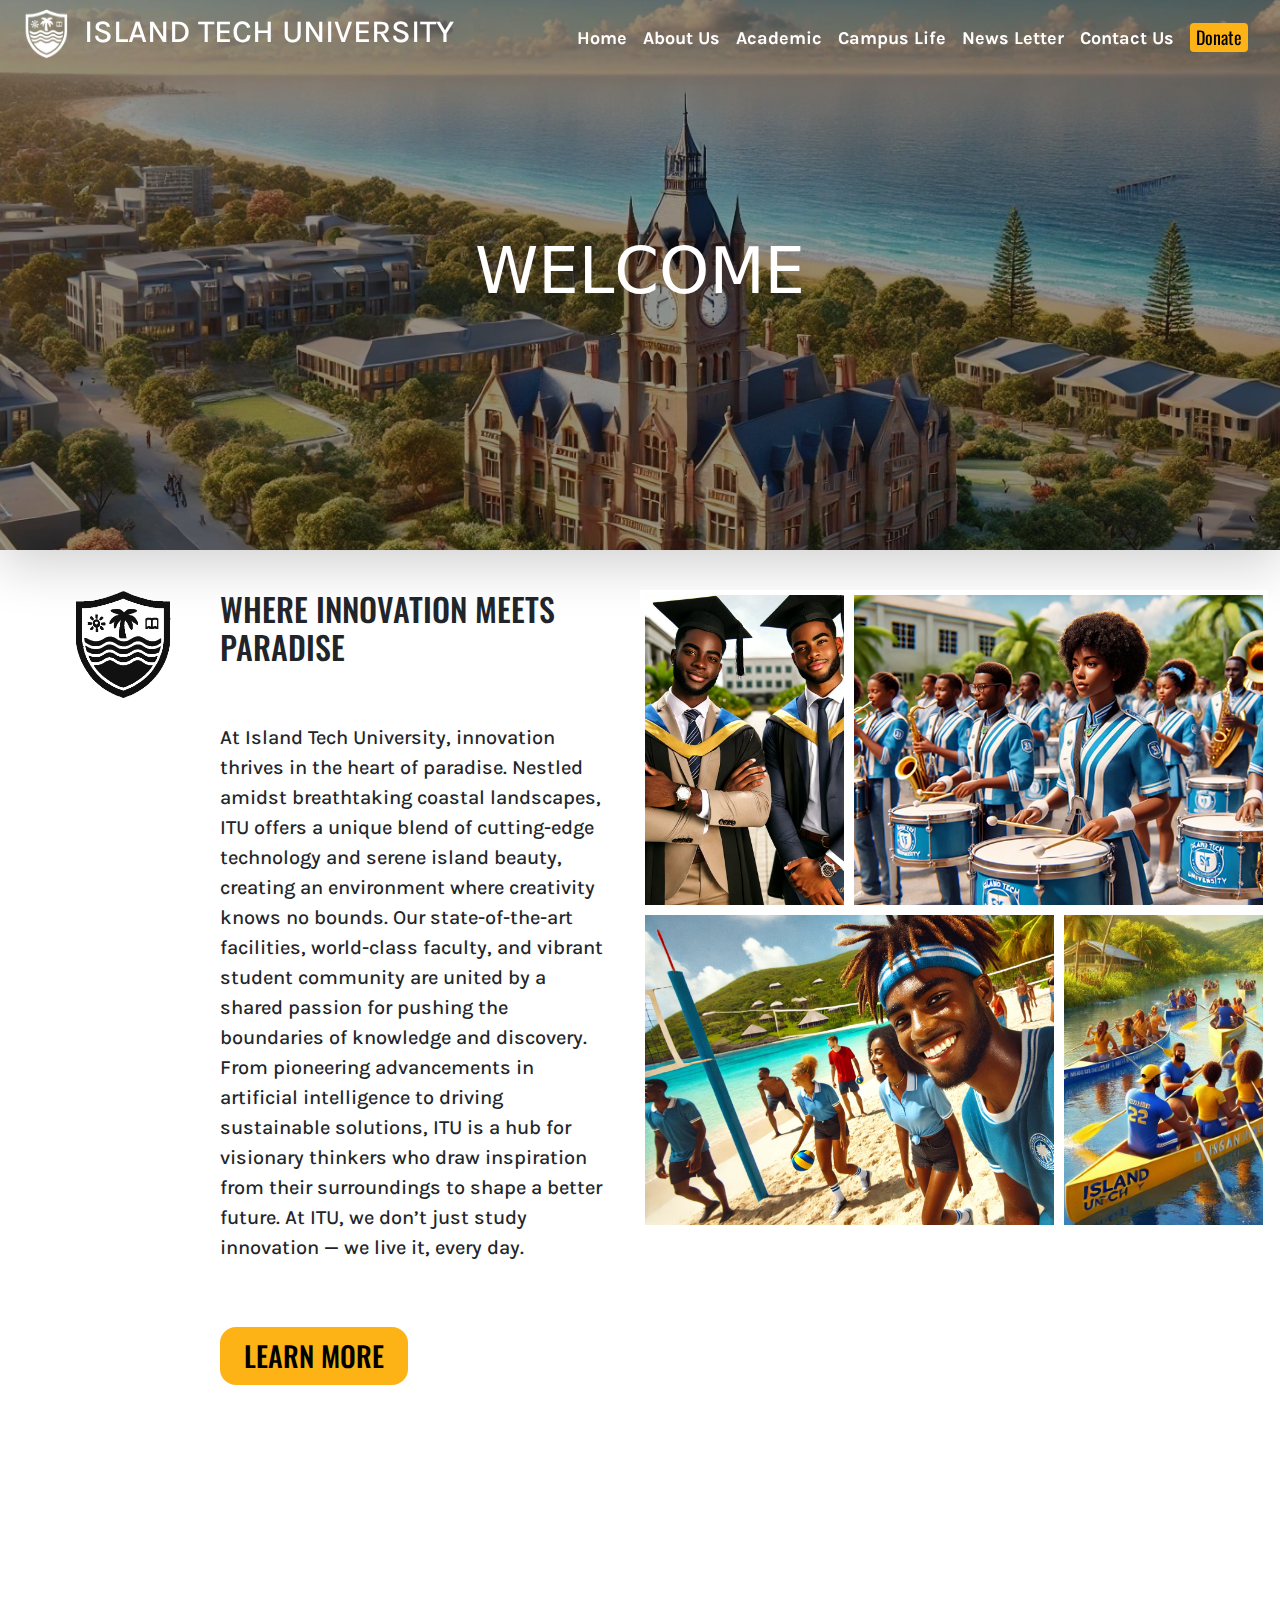
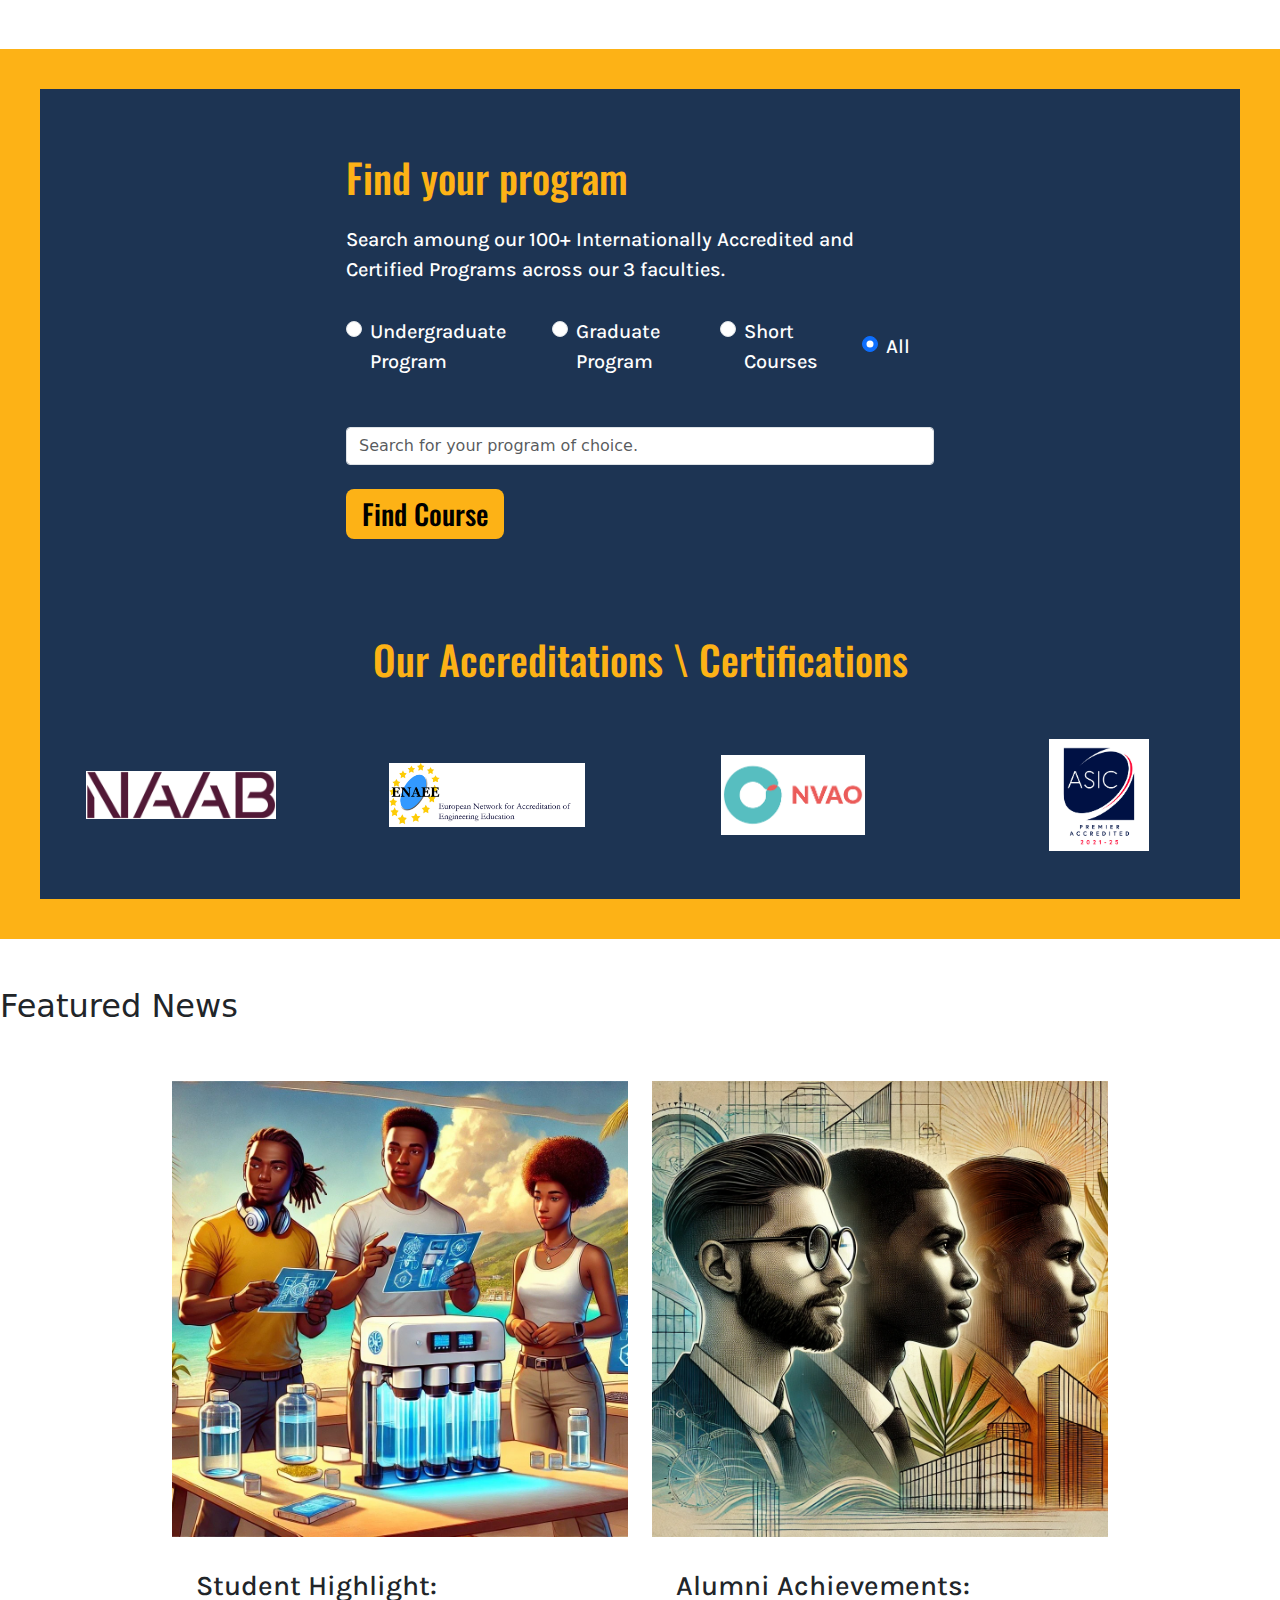
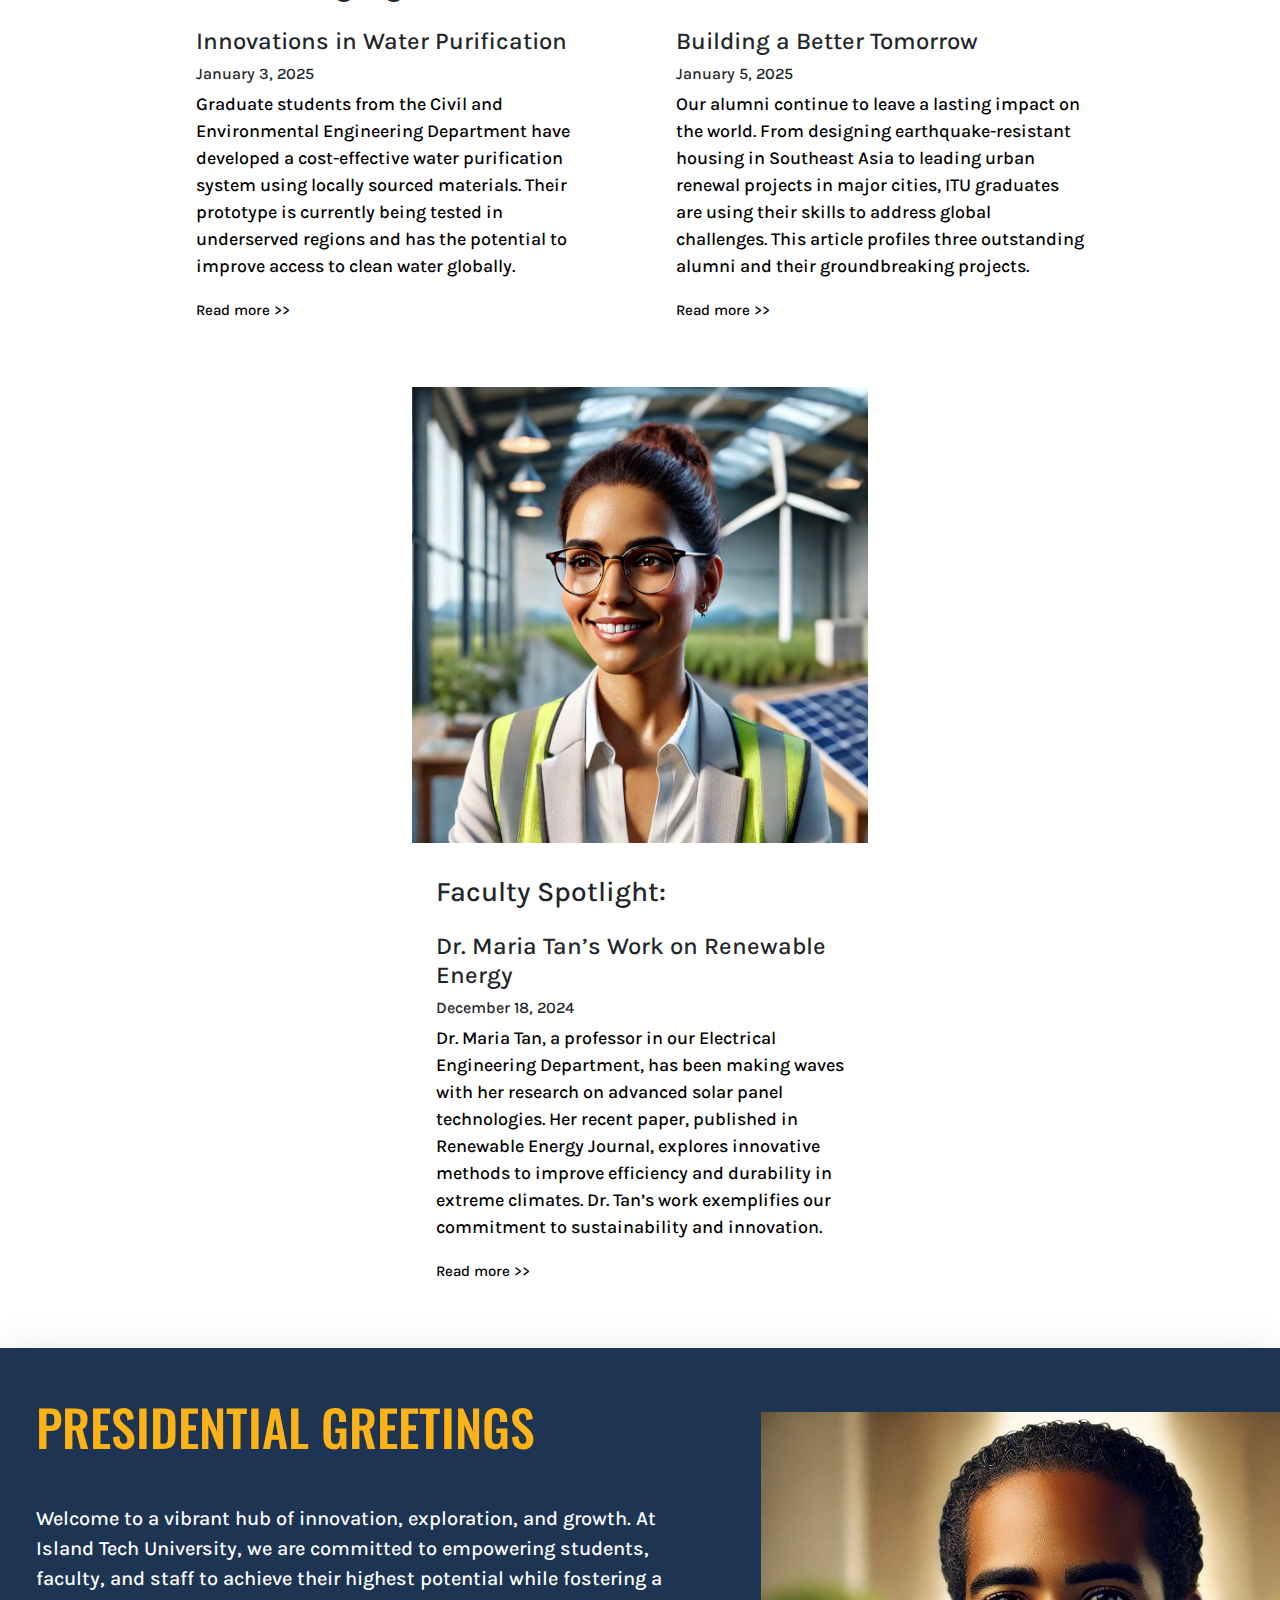
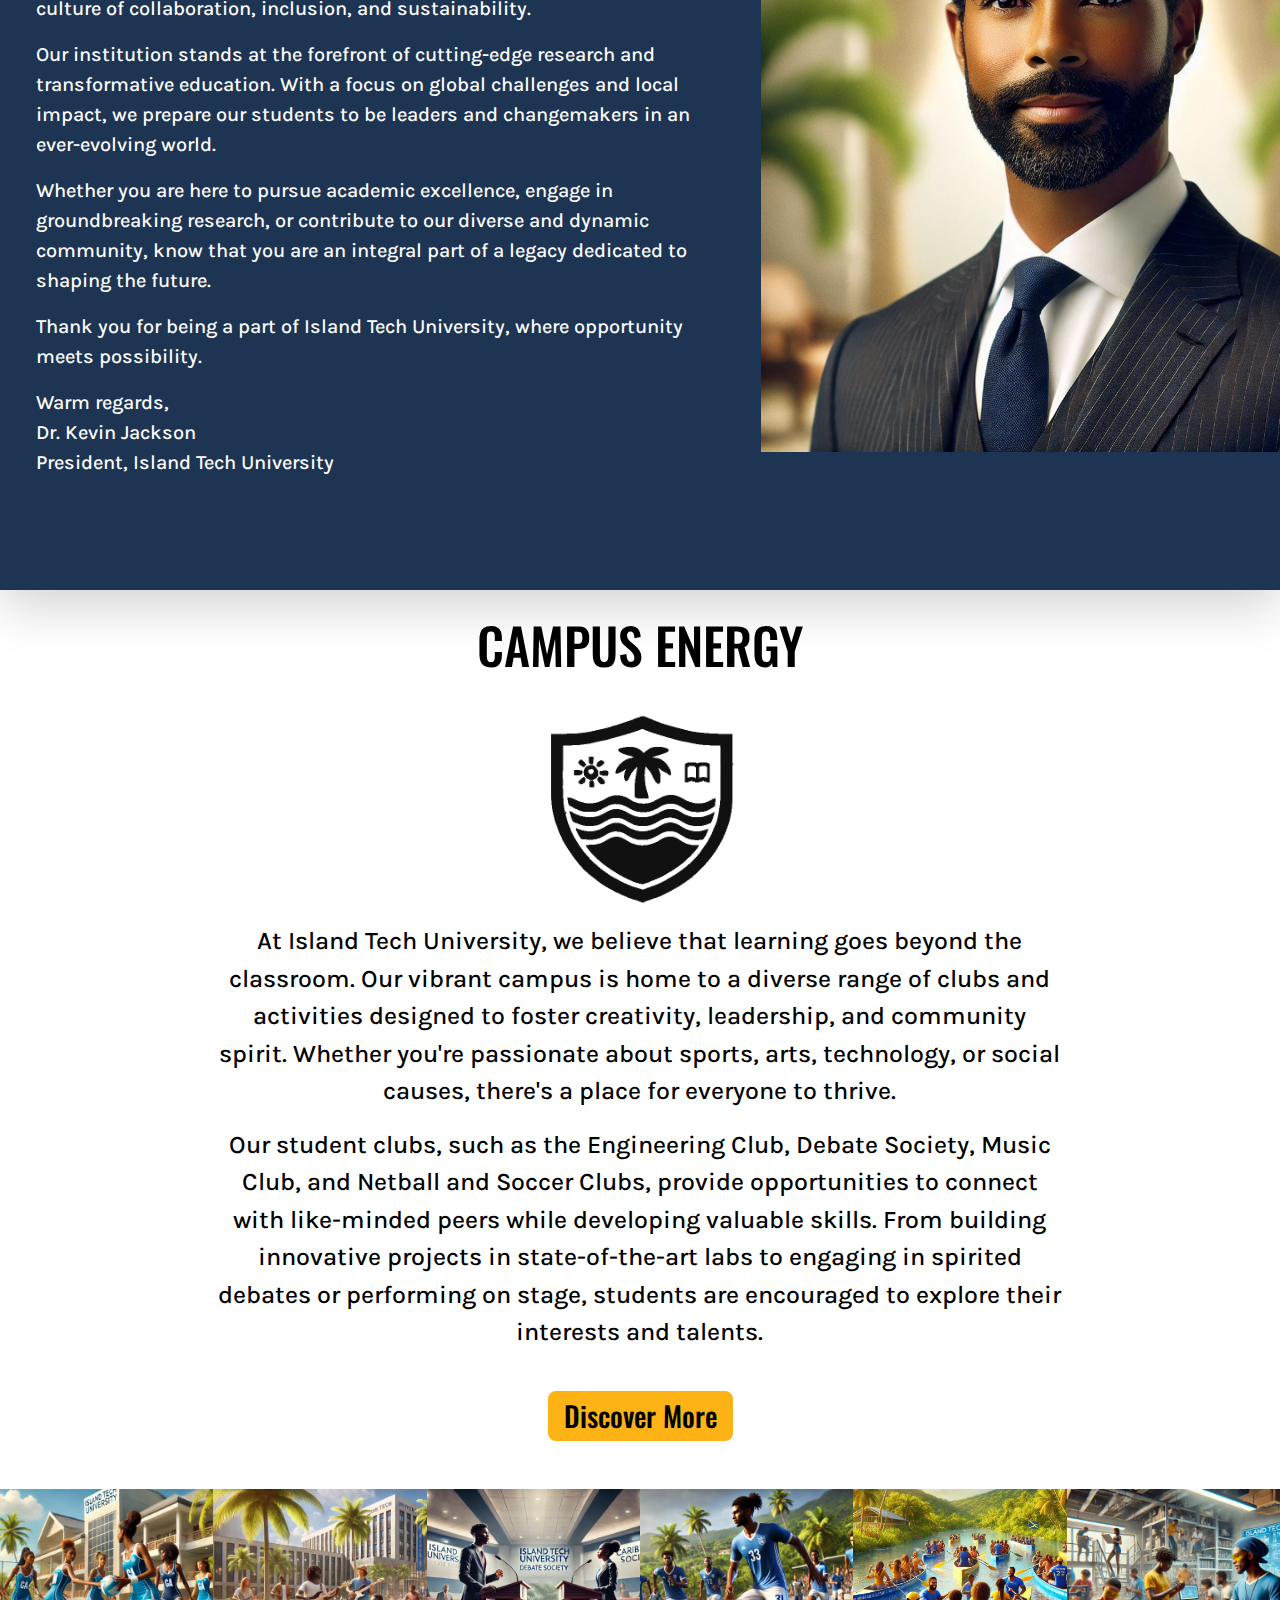
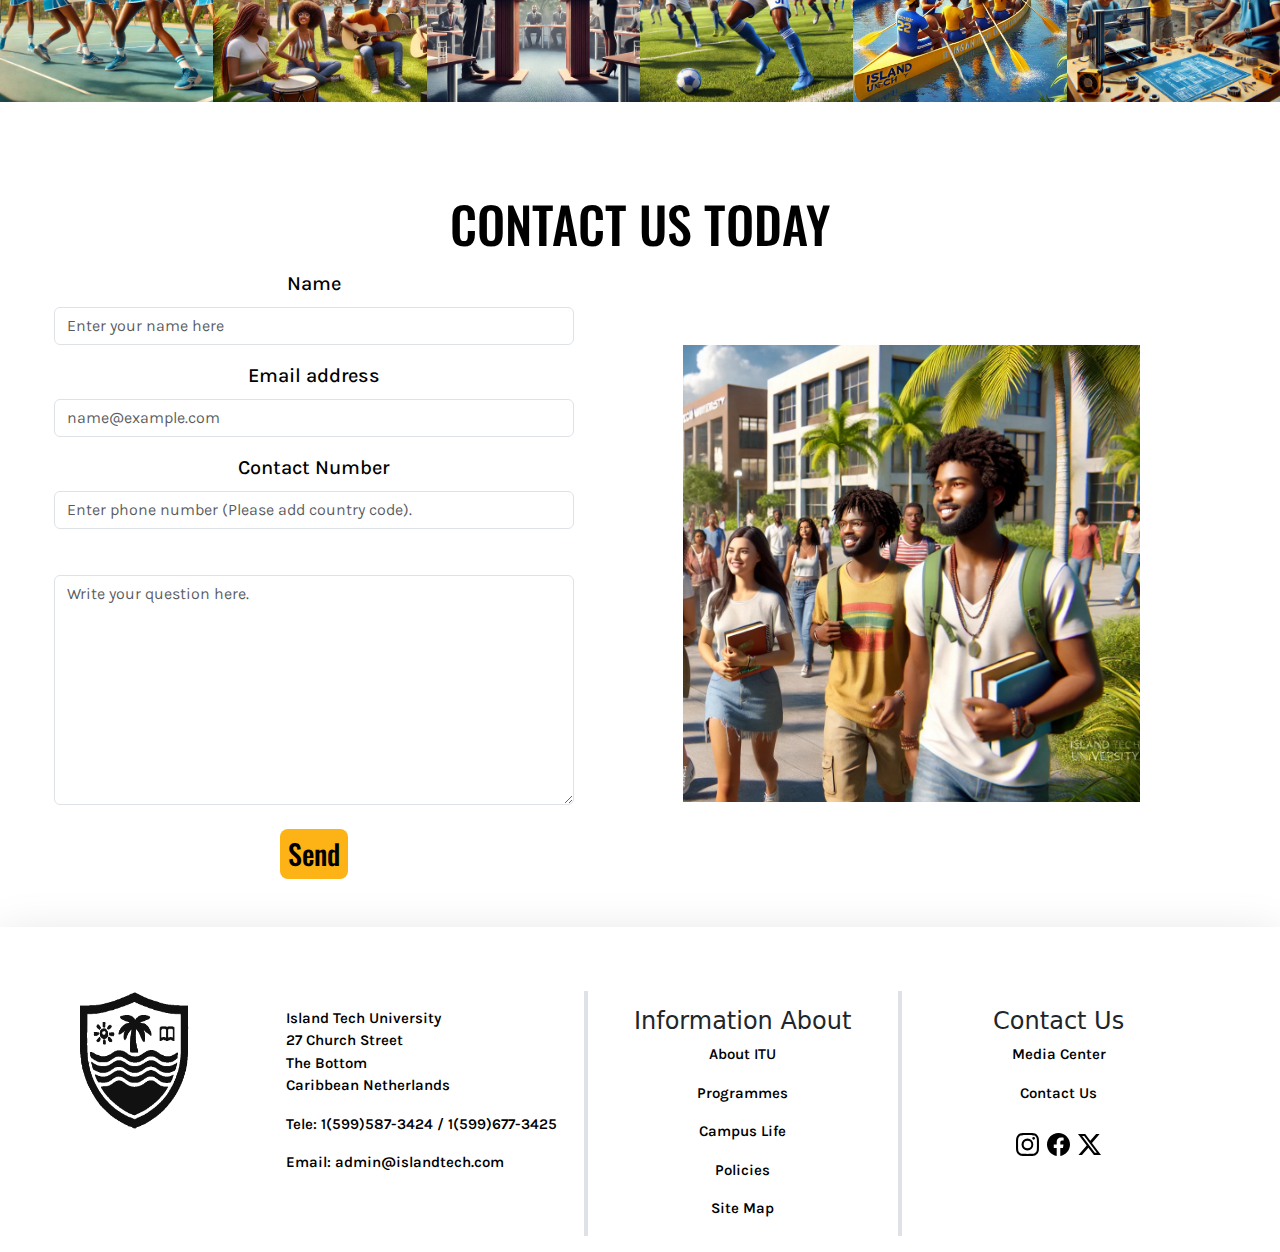
<file: Assigment_7/Home.html>
<!DOCTYPE html>
<html lang="en">
<head>
    <meta charset="UTF-8">
    <meta name="description" content="Welcome to Island Tech University- Innovating education with diverse programs, top research, and vibrant campus life. Empower your future at ITU!">
    <title>Home-Island Tech University</title>
    <link rel="icon" type="image/x-icon" href="./Static/Images/logo-white.png">
    <link href="https://cdn.jsdelivr.net/npm/bootstrap@5.3.3/dist/css/bootstrap.min.css" rel="stylesheet" integrity="sha384-QWTKZyjpPEjISv5WaRU9OFeRpok6YctnYmDr5pNlyT2bRjXh0JMhjY6hW+ALEwIH" crossorigin="anonymous">
    <link href="./Static/Style_Sheet/Island_Tech_University_Style_Sheet.css" rel="stylesheet">
</head>
<body>

<nav class="navbar navbar-expand-xl w-100 p-0  opacity-90 " style="position: fixed; z-index: 2; ">
    <div class="container-fluid  p-0 pt-1">
        <a class="navbar-brand ps-4 d-flex flex-row" href="./Home.html">
            <img class=" pe-3" id="logo_image" src="./Static/Images/logo-white.png" alt="Island Tech University Logo colored white" style="height:auto; width:60px"/>
            <h2 class="pt-1 nav_element"> ISLAND TECH UNIVERSITY</h2>
        </a>

        <button class="navbar-toggler bg-white me-4" type="button" data-bs-toggle="collapse" data-bs-target="#navbarNavDropdown" aria-controls="navbarNavDropdown" aria-expanded="false" aria-label="Toggle navigation">
            <span class="navbar-toggler-icon"></span>
        </button>

        <div class="nav_menu  collapse navbar-collapse justify-content-end ps-xl-0 pb-xl-0 ps-4 pb-3  " id="navbarNavDropdown">
            <ul class="navbar-nav pe-4 align-items-xl-center">
                <li class="nav-item pt-2">
                    <a id="nav_element_1" class="nav-link  " href="./Home.html">Home</a>
                </li>
                <li class="nav-item pt-2">
                    <a id="nav_element_2" class=" nav-link " href="./About_Us.html">About Us</a>
                </li>

                <li class="nav-item pt-2 dropdown">
                    <a id="nav_element_3" class="nav-link " href="./Academics.html" role="button"  aria-expanded="false">
                        Academic
                    </a>
                    <ul class="dropdown-menu">
                        <li><a class="dropdown-item" href="#">Student Portal</a></li>
                        <li><a class="dropdown-item" href="#">Under Graduate</a></li>
                        <li><a class="dropdown-item" href="#">Graduate</a></li>
                        <li><a class="dropdown-item" href="#">Certification Courses</a></li>
                    </ul>
                </li>

                <li class="nav-item pt-2 dropdown">
                    <a id="nav_element_4" class="nav-link " href="./Campus_Life.html" role="button"  aria-expanded="false">
                        Campus Life
                    </a>
                    <ul class="dropdown-menu">
                        <li><a class="dropdown-item" href="#">Clubs & Societies</a></li>
                        <li><a class="dropdown-item" href="#">Student Housing</a></li>
                    </ul>
                </li>


                <li class="nav-item pt-2">
                    <a id="nav_element_5" class="nav-link" href="./News_Letter.html">News Letter</a>
                </li>

                <li class="nav-item pt-2">
                    <a id="nav_element_6" class="nav-link " href="./Contact_Us.html">Contact Us</a>
                </li>

                <li class="nav-item pt-2">
                    <a id="nav_element_7" class="nav-link " href="./Contact_Us.html">
                        <button class="donate_button rounded-1" type="button" >Donate</button>
                    </a>
                </li>

            </ul>
        </div>
    </div>
</nav>

<div class="banner_container shadow-lg container-fluid banner_image p-0 overflow-hidden" style="height: 550px; ">

    <div class="bg-white d-flex justify-content-center align-items-center" style="background-image: url(./Static/Images/Island_Tech_University_Aerial.png); height:100%; width:100%; background-size: cover;background-repeat: no-repeat!important; color:white; " >
        <h1 style="font-size:clamp(4rem, 5%, 8rem)">WELCOME</h1>
    </div>


</div>

<div class="home_section_1 container_fluid p-4 mt-3 overflow-hidden">
    <div class="row ">
        <div class="col-7 col-lg-6 d-flex flex-row ">
            <div><img class="me-5 ms-5 d-none d-xl-block " src="Static/Images/logo-black.png" alt="Island Tech University Logo colored black" style="height:110px; width:100px"/></div>
            <div class="text-xl-start text-center">
                <h2>WHERE INNOVATION MEETS PARADISE</h2>
                <p class="pe-3 pt-5">At Island Tech University, innovation thrives in the heart of paradise. Nestled amidst breathtaking coastal landscapes, ITU offers a unique blend of cutting-edge technology and serene island beauty, creating an environment where creativity knows no bounds. Our state-of-the-art facilities, world-class faculty, and vibrant student community are united by a shared passion for pushing the boundaries of knowledge and discovery. From pioneering advancements in artificial intelligence to driving sustainable solutions, ITU is a hub for visionary thinkers who draw inspiration from their surroundings to shape a better future. At ITU, we don’t just study innovation — we live it, every day.</p>
                <button class="learn_more_button border border-0 rounded-4 px-4 py-2 mt-5">LEARN MORE</button>
            </div>

        </div>
        <div class="col-5 col-lg-6 ">
            <div class="row" style="height:20rem; ">
                <div class="col-4 p-2 border border-5 border-white" style="background-image: url(Static/Images/two_male_graduates_2.png);  background-size: cover;background-repeat: no-repeat!important; height: 100%"></div>
                <div class="col-8 p-2 border border-5 border-white" style="background-image: url(Static/Images/island_tech_university_band.png);  background-size: cover;background-repeat: no-repeat!important; height: 100%"></div>
                <div class="col-8 p-2 border border-5 border-white" style="background-image: url(Static/Images/volley_ball_uit.png);  background-size: cover;background-repeat: no-repeat!important; height: 100%"></div>
                <div class="col-4 p-2 border border-5 border-white" style="background-image: url(Static/Images/rowing_club.png);  background-size: cover;background-repeat: no-repeat!important; height: 100%"></div>
            </div>
        </div>
    </div>
    <div class="row">
        <div class="col-6 d-flex flex-row ">
            <div> </div>

        </div>
        <div class="col-6 ">
            <div class="row" style="height:15rem; overflow: hidden !important;">

            </div>
        </div>
    </div>
</div>

<div class="home_section_2 container_fluid py-5 overflow-hidden">
    <div class="row justify-content-center">
        <div class="col-6 py-3">
            <h3>Find your program</h3>
            <p class="pt-3"> Search amoung our 100+ Internationally Accredited and Certified Programs across our 3 faculties.</p>
        </div>
    </div>
    <div class="row justify-content-center mb-5">
        <div class="col-6 ">
            <div class="d-flex flex-row align-items-center mb-5">
                <div class="form-check pe-4">
                    <input class="form-check-input" type="radio" name="flexRadioDefault" id="flexRadioDefault1">
                    <label class="form-check-label" for="flexRadioDefault1">
                        Undergraduate Program
                    </label>
                </div>
                <div class="form-check pe-4 ">
                    <input class="form-check-input" type="radio" name="flexRadioDefault" id="flexRadioDefault2" checked>
                    <label class="form-check-label" for="flexRadioDefault2">
                        Graduate Program
                    </label>
                </div>
                <div class="form-check pe-4">
                    <input class="form-check-input" type="radio" name="flexRadioDefault" id="flexRadioDefault3" checked>
                    <label class="form-check-label" for="flexRadioDefault3">
                        Short Courses
                    </label>
                </div>
                <div class="form-check pe-4 ">
                    <input class="form-check-input" type="radio" name="flexRadioDefault" id="flexRadioDefault4" checked>
                    <label class="form-check-label" for="flexRadioDefault4">
                        All
                    </label>
                </div>


            </div>

            <form class="d-flex flex-column" >
                <input class="form-control me-2 rounded-1" type="search" placeholder="Search for your program of choice." aria-label="Search">

            </form>
            <button class="learn_more_button border border-0 rounded-3 px-3 py-1 mt-4" type="submit">Find Course</button>


        </div>

    </div>

    <div class="row text-center  pb-5 pt-5">
        <h3>Our Accreditations \ Certifications</h3>
    </div>
    <div class="row align-items-center justify-content-center ">
        <div class="col-3 text-center">
            <a href="https://www.naab.org/home">
                <img src="./Static/Images/NAAB_Logo.png" alt="NAAB Logo" style=" width:auto; height:3rem; object-fit: fill"/>
            </a>
        </div>
        <div class="col-3 text-center">
            <a href="https://www.enaee.eu/">
                <img src="./Static/Images/ENAEE-logo.png" alt="ENAEE Logo"  style=" width:auto; height:4rem; object-fit: fill"/>
            </a>
        </div>
        <div class="col-3 text-center">
            <a href="https://www.nvao.net/en">
                <img src="./Static/Images/navo-logo.png" alt="NAVO Logo"  style=" width:auto; height:5rem; object-fit: fill"/>
            </a>
        </div>
        <div class="col-3 text-center">
            <a href="https://www.asic.org.uk/">
                <img src="./Static/Images/ASIC-Logo.jpg" alt="ASIC Logo"  style=" width:auto; height:7rem; object-fit: fill"/>
            </a>
        </div>

    </div>
</div>

<div class="home_section_3 container_fluid py-5 overflow-hidden">
    <div class="row justify-content-center"><h2>Featured News</h2></div>
    <div class="row justify-content-center">
        <div class="news_card card border border-0 shadow-large rounded-0 mt-5 " style="max-width: 30rem; min-width: 18rem; ">

            <img src="./Static/Images/grad_purifier_team.jpg" class="card-img-top rounded-0" alt="Three Island Tech University Grad Students working on Innovative Water Purifier Project">

            <div class="card-body  text-start p-0 px-4 py-3">
                <h3 class="card-title py-3 ">Student Highlight:</h3>
                <h4> Innovations in Water Purification</h4>
                <h6>January 3, 2025</h6>
                <p class="card-text p-0">Graduate students from the Civil and Environmental Engineering Department have developed a cost-effective water purification system using locally sourced materials. Their prototype is currently being tested in underserved regions and has the potential to improve access to clean water globally.</p>
                <a class="pt-1" href="#!"> Read more >></a>
            </div>
        </div>

        <div class="news_card card border border-0 shadow-large rounded-0 mt-5 " style="max-width: 30rem; min-width: 18rem; ">

            <img src="./Static/Images/alumini_feature_image.png" class="card-img-top rounded-0" alt="Collage Image of three Island Tech University Alumni">

            <div class="card-body  text-start p-0 px-4 py-3">
                <h3 class="card-title py-3 ">Alumni Achievements:</h3>
                <h4>Building a Better Tomorrow</h4>
                <h6>January 5, 2025</h6>
                <p class="card-text p-0">Our alumni continue to leave a lasting impact on the world. From designing earthquake-resistant housing in Southeast Asia to leading urban renewal projects in major cities, ITU graduates are using their skills to address global challenges. This article profiles three outstanding alumni and their groundbreaking projects.</p>
                <a class="pt-1" href="#!"> Read more >></a>
            </div>
        </div>

        <div class="news_card card border border-0 shadow-large rounded-0 mt-5 " style="max-width: 30rem; min-width: 18rem; ">

            <img src="./Static/Images/faculty_focus.png" class="card-img-top rounded-0" alt="Portrait Photo of Dr. Maria Tan in safety vest">

            <div class="card-body  text-start p-0 px-4 py-3">
                <h3 class="card-title py-3 ">Faculty Spotlight: </h3>
                <h4>Dr. Maria Tan’s Work on Renewable Energy</h4>
                <h6>December 18, 2024</h6>
                <p class="card-text p-0">Dr. Maria Tan, a professor in our Electrical Engineering Department, has been making waves with her research on advanced solar panel technologies. Her recent paper, published in Renewable Energy Journal, explores innovative methods to improve efficiency and durability in extreme climates. Dr. Tan’s work exemplifies our commitment to sustainability and innovation.</p>
                <a class="pt-1" href="#!"> Read more >></a>
            </div>
        </div>

    </div>
</div>

<div class="home_section_4 container_fluid shadow-lg py-5 overflow-hidden">
    <div class="row justify-content-center">
        <div class="col-7 p-5 pt-0">
            <h3 class="mb-5"> PRESIDENTIAL GREETINGS</h3>
            <p>
                Welcome to a vibrant hub of innovation, exploration, and growth. At Island Tech University, we are committed to empowering students, faculty, and staff to achieve their highest potential while fostering a culture of collaboration, inclusion, and sustainability.
            </p>
            <p>
                Our institution stands at the forefront of cutting-edge research and transformative education. With a focus on global challenges and local impact, we prepare our students to be leaders and changemakers in an ever-evolving world.
            </p>
            <p>
                Whether you are here to pursue academic excellence, engage in groundbreaking research, or contribute to our diverse and dynamic community, know that you are an integral part of a legacy dedicated to shaping the future.
            </p>
            <p>
                Thank you for being a part of Island Tech University, where opportunity meets possibility.
            </p>
            <p>
                Warm regards,<br>
                Dr. Kevin Jackson <br>
                President, Island Tech University
            </p>
        </div>
        <div class="col-5 py-3 text-start ">
            <img src="./Static/Images/president_photo.png" alt="Portrait Photo of Dr. Kevin Jackson Principal of Island Tech University" style="width:40rem"/>
        </div>
    </div>
</div>

<div class="home_section_5 container_fluid p-0 mb-5 overflow-hidden text-center">
    <div class="row text-center justify-content-center">
        <div class="col-8 mb-4">
            <h2 class="my-4">CAMPUS ENERGY</h2>
            <img src="./Static/Images/logo-black.png" alt="Island Tech University colored black" class="py-3" style="height:auto; width:12rem"/>
            <p>At Island Tech University, we believe that learning goes beyond the classroom. Our vibrant campus is home to a diverse range of clubs and activities designed to foster creativity, leadership, and community spirit. Whether you're passionate about sports, arts, technology, or social causes, there's a place for everyone to thrive.</p>
            <p>Our student clubs, such as the Engineering Club, Debate Society, Music Club, and Netball and Soccer Clubs, provide opportunities to connect with like-minded peers while developing valuable skills. From building innovative projects in state-of-the-art labs to engaging in spirited debates or performing on stage, students are encouraged to explore their interests and talents.</p>
        </div>

    </div>
    <div class="row text-center" >
        <div class="col-12 text-center mb-5 ">

            <button class="learn_more_button border border-0 rounded-3 px-3 py-1">Discover More</button>
        </div>
    </div>
    <div class="row justify-content-center g-0  " style="height:15rem">
        <div class="col-2">
            <img src="./Static/Images/netball_club.png" alt="Island Tech University Netball Team on Netball Court" style="width:100%"/>
        </div>
        <div class="col-2">
            <img src="./Static/Images/music_club.png" alt="Island Tech University Music Club on School Lawn Practicing" style="width:100%"/>
        </div>
        <div class="col-2">
            <img src="./Static/Images/debate_society.png" alt="Two Students from Island Tech University Debating Club in practice match " style="width:100%"/>
        </div>
        <div class="col-2">
            <img src="./Static/Images/football_club.png" alt="Island Tech University Football Team in match on field" style="width:100%"/>
        </div>
        <div class="col-2">
            <img src="./Static/Images/rowing_club.png" alt="Island Tech University Rowing Club rowing in School boats on river" style="width:100%"/>
        </div>
        <div class="col-2">
            <img src="./Static/Images/engineering_club.png" alt="Island Tech University Engineering Club students working on projects in Electrical and Electronics Lab" style="width:100%"/>
        </div>

    </div>
</div>

<div class=" home_section_6 container-fluid p-0 py-3 pb-5  overflow-hidden">
    <div class=" text-center  m-0">
        <h2 class="p-0 pb-2">
            CONTACT US TODAY
        </h2>

        <div class="row  align-items-center justify-content-center" >
            <div class="col-5 align-items-end ">
                <div class="input_field mb-3">
                    <label for="nameInput" class="form-label">Name</label>
                    <input type="text" class="form-control" id="nameInput" placeholder="Enter your name here">
                </div>

                <div class="input_field mb-3">
                    <label for="emailInput" class="form-label ">Email address</label>
                    <input type="email" class="form-control" id="emailInput" placeholder="name@example.com">

                </div>

                <div class="input_field mb-3">
                    <label for="phoneInput" class="form-label">Contact Number</label>
                    <input type="text" class="form-control" id="phoneInput" placeholder="Enter phone number (Please add country code).">
                </div>

                <div class="input_field ">
                    <label for="inqurieTextArea"></label><textarea class="form-control" id="inqurieTextArea" rows="9" placeholder="Write your question here."></textarea>
                </div>

                <button class="learn_more_button mt-4 rounded-3 border border-0 px-2 py-1">Send</button>
            </div>
            <div class="col-6 text-center m-0 p-0 ">
                <img src="./Static/Images/campus_walking.png" alt="Students at Island Tech University in casual attire walking on campus" style=" height:auto; width:70%;  object-fit: fill;">
            </div>
        </div>

    </div>
</div>

<div class="footer_section container-fluid p-0 m-0  pt-5 px-4 shadow-lg overflow-hidden">
    <div class="row justify-content-center ">
        <div class="col-2 d-flex flex-column pt-3 ">
            <img class="pe-3" src="./Static/Images/logo-black.png" alt="Island Tech University Logo colored black" style="height:140px; width:130px"/>
        </div>
        <div class="col-3 d-flex flex-column pt-3 my-3 text-start border border-4 border-bottom-0 border-top-0 border-start-0">
            <p>Island Tech University<br>27 Church Street<br>The Bottom<br>Caribbean Netherlands</p>
            <p>Tele: 1(599)587-3424 / 1(599)677-3425</p>
            <p>Email: admin@islandtech.com</p>
        </div>
        <div class="col-3 d-flex flex-column pt-3 my-3 text-center border border-4 border-bottom-0 border-top-0 border-start-0">
            <h4>Information About</h4>
            <a href="#!"><p class="footer_list_text">About ITU</p></a>
            <a href="#!"><p class="footer_list_text">Programmes</p></a>
            <a href="#!"><p class="footer_list_text">Campus Life</p></a>
            <a href="#!"><p class="footer_list_text">Policies</p></a>
            <a href="#!"><p class="footer_list_text">Site Map</p></a>

        </div>
        <div class="col-3 d-flex flex-column pt-3 my-3 text-center">
            <h4>Contact Us</h4>
            <a href="#!"><p class="footer_list_text">Media Center</p></a>
            <a href="#!"><p class="footer_list_text">Contact Us</p></a>
            <div class="pt-2 d-flex flex-row justify-content-center">
                <a class="pe-2" href="#!">
                    <svg xmlns="http://www.w3.org/2000/svg" width="23" height="23" fill="currentColor" class="bi bi-instagram" viewBox="0 0 16 16">
                        <path d="M8 0C5.829 0 5.556.01 4.703.048 3.85.088 3.269.222 2.76.42a3.9 3.9 0 0 0-1.417.923A3.9 3.9 0 0 0 .42 2.76C.222 3.268.087 3.85.048 4.7.01 5.555 0 5.827 0 8.001c0 2.172.01 2.444.048 3.297.04.852.174 1.433.372 1.942.205.526.478.972.923 1.417.444.445.89.719 1.416.923.51.198 1.09.333 1.942.372C5.555 15.99 5.827 16 8 16s2.444-.01 3.298-.048c.851-.04 1.434-.174 1.943-.372a3.9 3.9 0 0 0 1.416-.923c.445-.445.718-.891.923-1.417.197-.509.332-1.09.372-1.942C15.99 10.445 16 10.173 16 8s-.01-2.445-.048-3.299c-.04-.851-.175-1.433-.372-1.941a3.9 3.9 0 0 0-.923-1.417A3.9 3.9 0 0 0 13.24.42c-.51-.198-1.092-.333-1.943-.372C10.443.01 10.172 0 7.998 0zm-.717 1.442h.718c2.136 0 2.389.007 3.232.046.78.035 1.204.166 1.486.275.373.145.64.319.92.599s.453.546.598.92c.11.281.24.705.275 1.485.039.843.047 1.096.047 3.231s-.008 2.389-.047 3.232c-.035.78-.166 1.203-.275 1.485a2.5 2.5 0 0 1-.599.919c-.28.28-.546.453-.92.598-.28.11-.704.24-1.485.276-.843.038-1.096.047-3.232.047s-2.39-.009-3.233-.047c-.78-.036-1.203-.166-1.485-.276a2.5 2.5 0 0 1-.92-.598 2.5 2.5 0 0 1-.6-.92c-.109-.281-.24-.705-.275-1.485-.038-.843-.046-1.096-.046-3.233s.008-2.388.046-3.231c.036-.78.166-1.204.276-1.486.145-.373.319-.64.599-.92s.546-.453.92-.598c.282-.11.705-.24 1.485-.276.738-.034 1.024-.044 2.515-.045zm4.988 1.328a.96.96 0 1 0 0 1.92.96.96 0 0 0 0-1.92m-4.27 1.122a4.109 4.109 0 1 0 0 8.217 4.109 4.109 0 0 0 0-8.217m0 1.441a2.667 2.667 0 1 1 0 5.334 2.667 2.667 0 0 1 0-5.334"/>
                    </svg>
                </a>

                <a class="pe-2" href="#!">
                    <svg xmlns="http://www.w3.org/2000/svg" width="23" height="23" fill="currentColor" class="bi bi-facebook" viewBox="0 0 16 16">
                        <path d="M16 8.049c0-4.446-3.582-8.05-8-8.05C3.58 0-.002 3.603-.002 8.05c0 4.017 2.926 7.347 6.75 7.951v-5.625h-2.03V8.05H6.75V6.275c0-2.017 1.195-3.131 3.022-3.131.876 0 1.791.157 1.791.157v1.98h-1.009c-.993 0-1.303.621-1.303 1.258v1.51h2.218l-.354 2.326H9.25V16c3.824-.604 6.75-3.934 6.75-7.951"/>
                    </svg>
                </a>

                <a href="#!">
                    <svg xmlns="http://www.w3.org/2000/svg" width="23" height="23" fill="currentColor" class="bi bi-twitter-x" viewBox="0 0 16 16">
                        <path d="M12.6.75h2.454l-5.36 6.142L16 15.25h-4.937l-3.867-5.07-4.425 5.07H.316l5.733-6.57L0 .75h5.063l3.495 4.633L12.601.75Zm-.86 13.028h1.36L4.323 2.145H2.865z"/>
                    </svg>
                </a>
            </div>

        </div>
    </div>
</div>

<script src="https://cdn.jsdelivr.net/npm/bootstrap@5.3.3/dist/js/bootstrap.bundle.min.js" integrity="sha384-YvpcrYf0tY3lHB60NNkmXc5s9fDVZLESaAA55NDzOxhy9GkcIdslK1eN7N6jIeHz" crossorigin="anonymous"></script>
<script>
    window.onscroll=function(){
        const navbar = document.querySelector(".navbar")
        const navbar_element = document.querySelector(".nav_element")


        let scroll_position = document.documentElement.scrollTop

        console.log(document.getElementById("nav_element_5"))


        if (scroll_position > 500){

            navbar.style.background= "rgba(255,255,255,1)"
            navbar_element.style.color= "rgb(0,0,0)"
            document.getElementById("logo_image").src="./Static/Images/logo-black.png"
            document.getElementById("logo_image").alt="Island Tech University Logo colored black"
            document.getElementById("nav_element_1").setAttribute('style', 'color: rgb(0,0,0) !important');
            document.getElementById("nav_element_2").setAttribute('style', 'color: rgb(0,0,0) !important');
            document.getElementById("nav_element_3").setAttribute('style', 'color: rgb(0,0,0) !important');
            document.getElementById("nav_element_4").setAttribute('style', 'color: rgb(0,0,0) !important');
            document.getElementById("nav_element_5").setAttribute('style', 'color: rgb(0,0,0) !important');
            document.getElementById("nav_element_6").setAttribute('style', 'color: rgb(0,0,0) !important');

        }
        else{
            navbar.style.background= "transparent"
            navbar_element.style.color= "white"
            document.getElementById("logo_image").src="./Static/Images/logo-white.png"
            document.getElementById("logo_image").alt="Island Tech University Logo colored white"
            document.getElementById("nav_element_1").setAttribute('style', 'color: white !important');
            document.getElementById("nav_element_2").setAttribute('style', 'color: white !important');
            document.getElementById("nav_element_3").setAttribute('style', 'color: white !important');
            document.getElementById("nav_element_4").setAttribute('style', 'color: white !important');
            document.getElementById("nav_element_5").setAttribute('style', 'color: white !important');
            document.getElementById("nav_element_6").setAttribute('style', 'color: white !important');
        }
    }
</script>
</body>
</html>
</file>
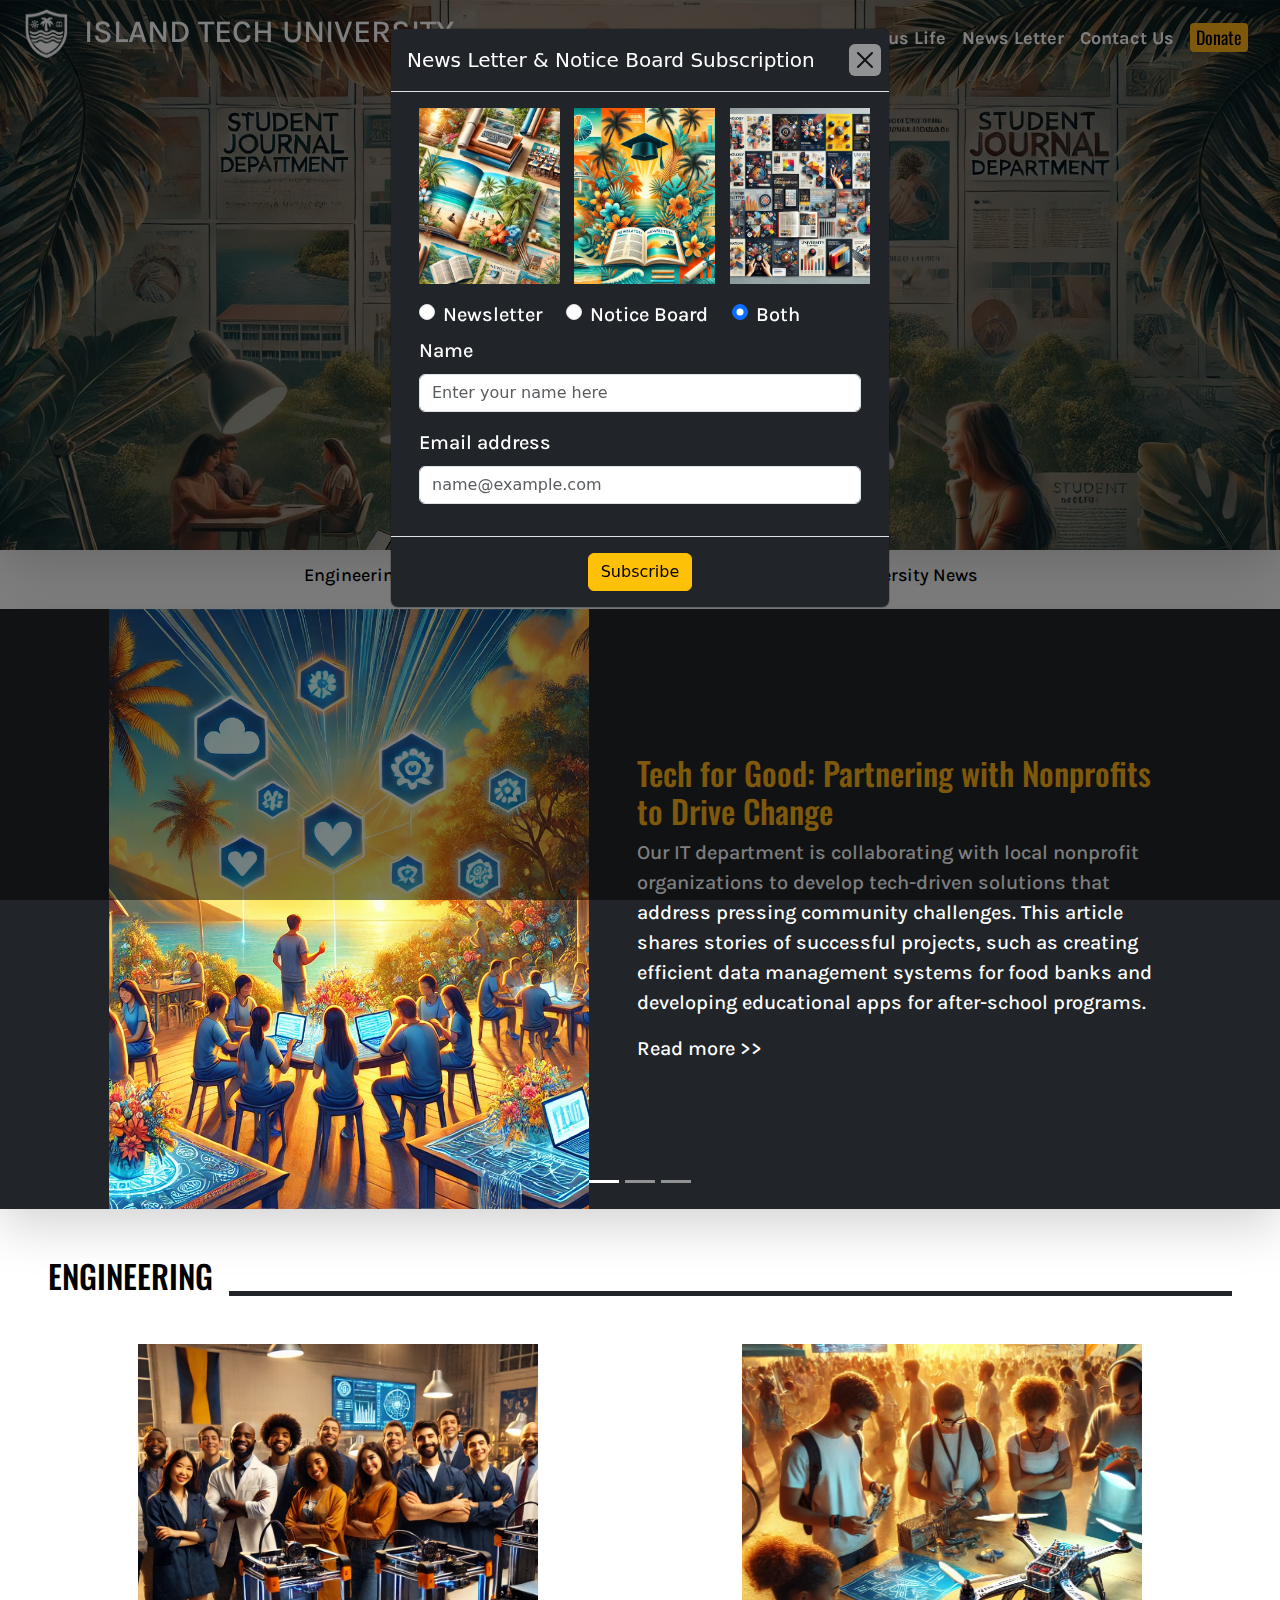
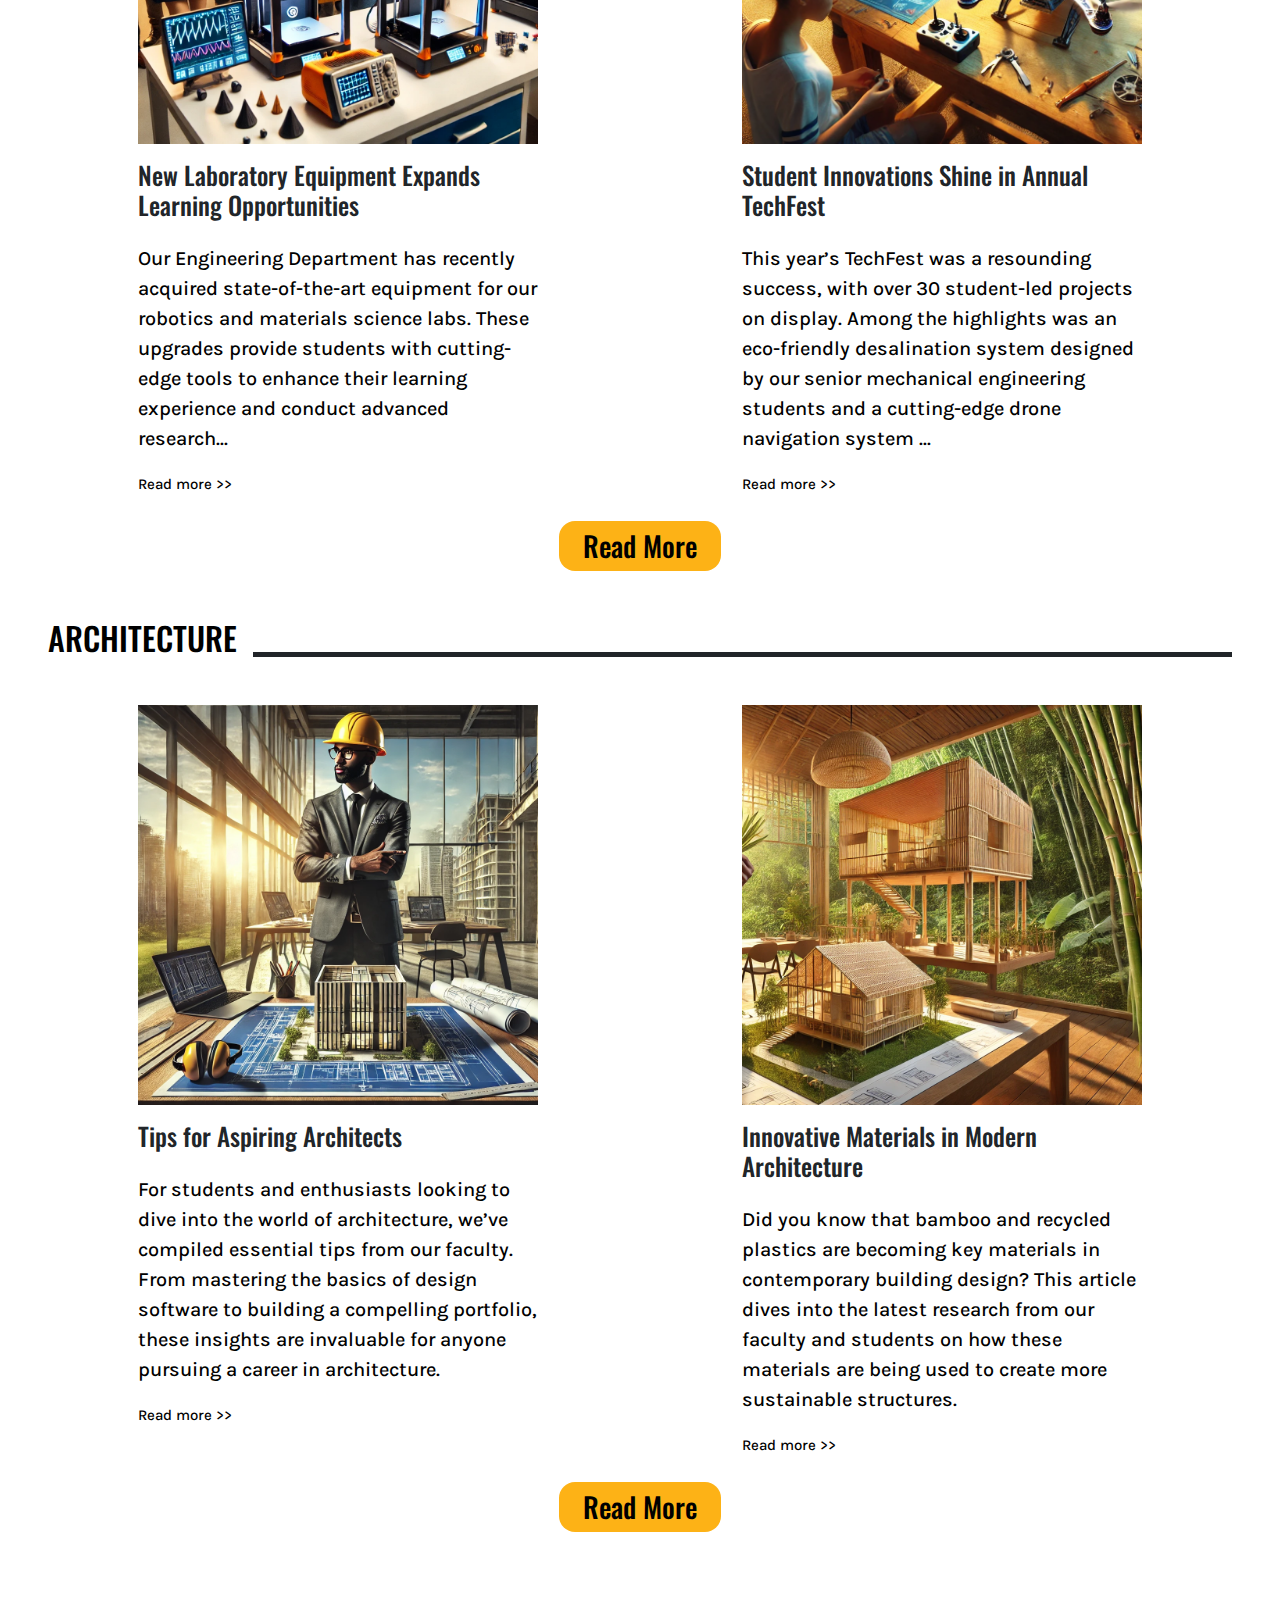
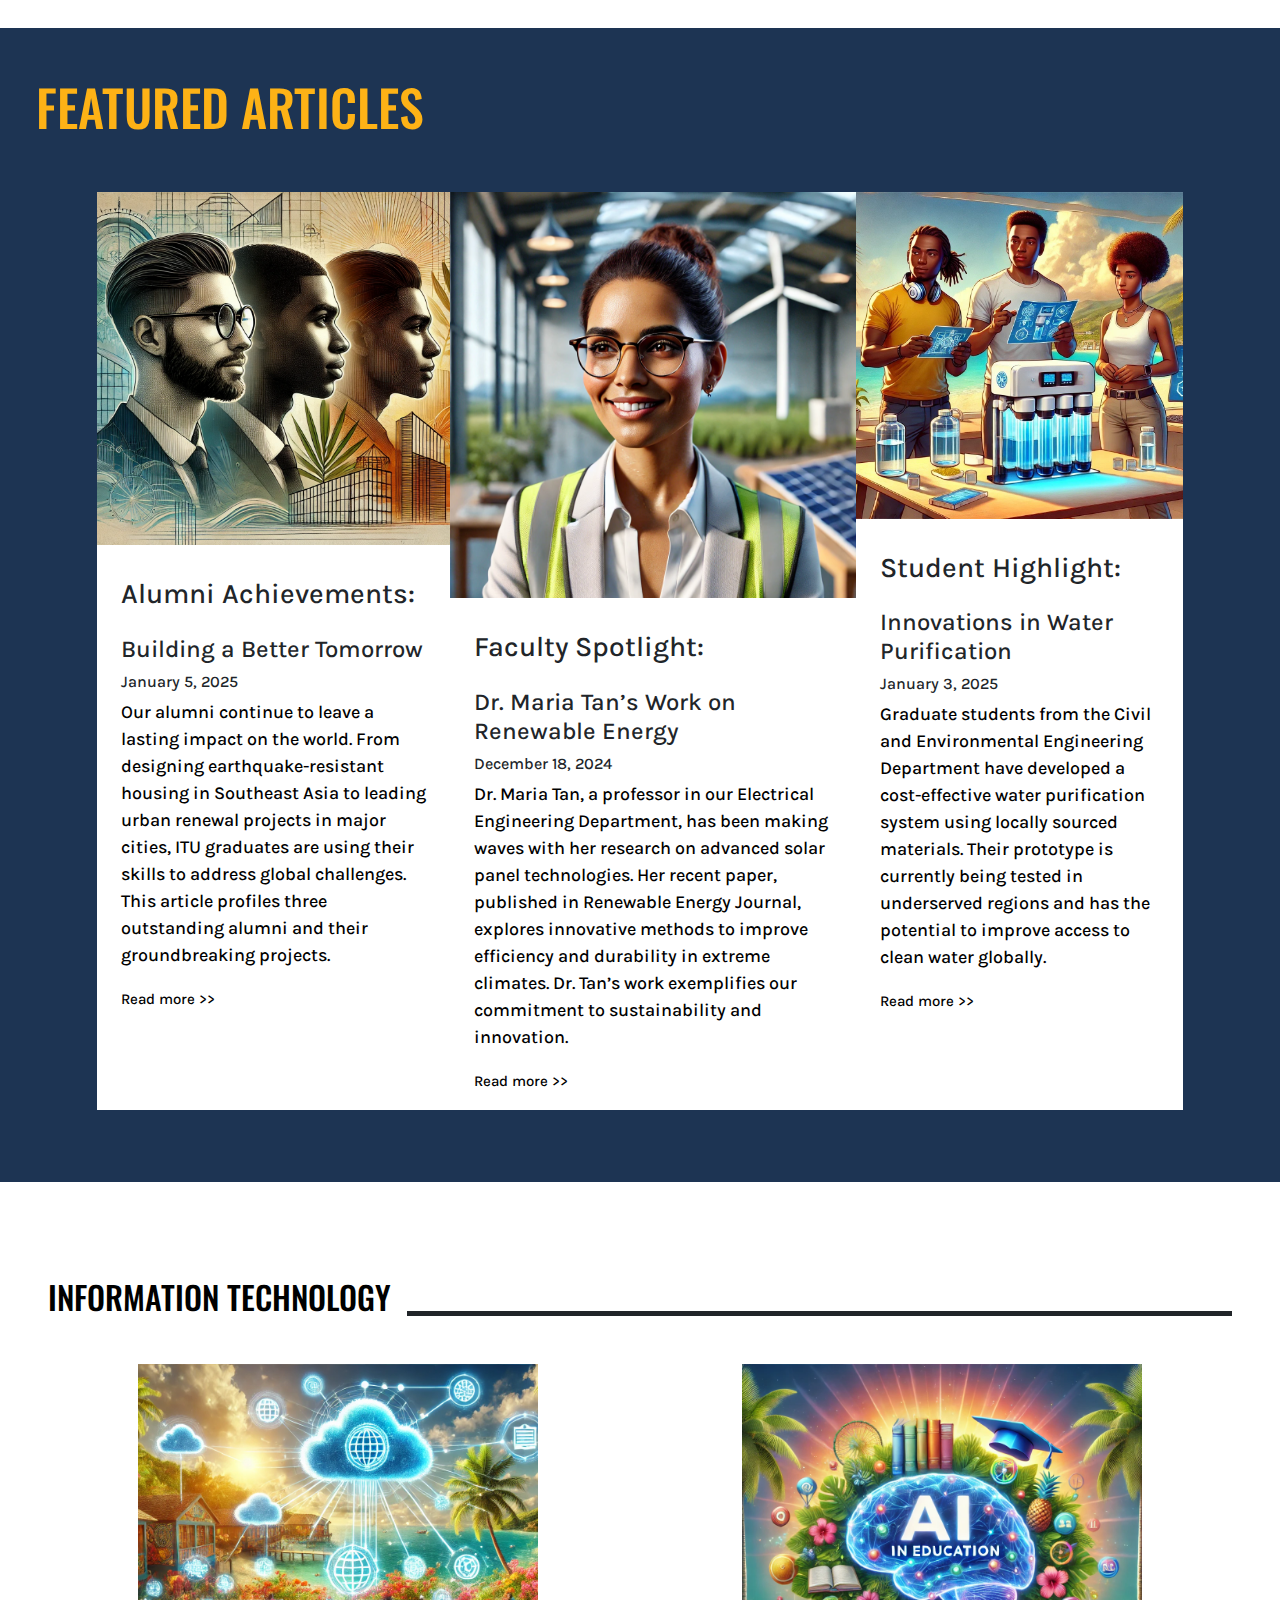
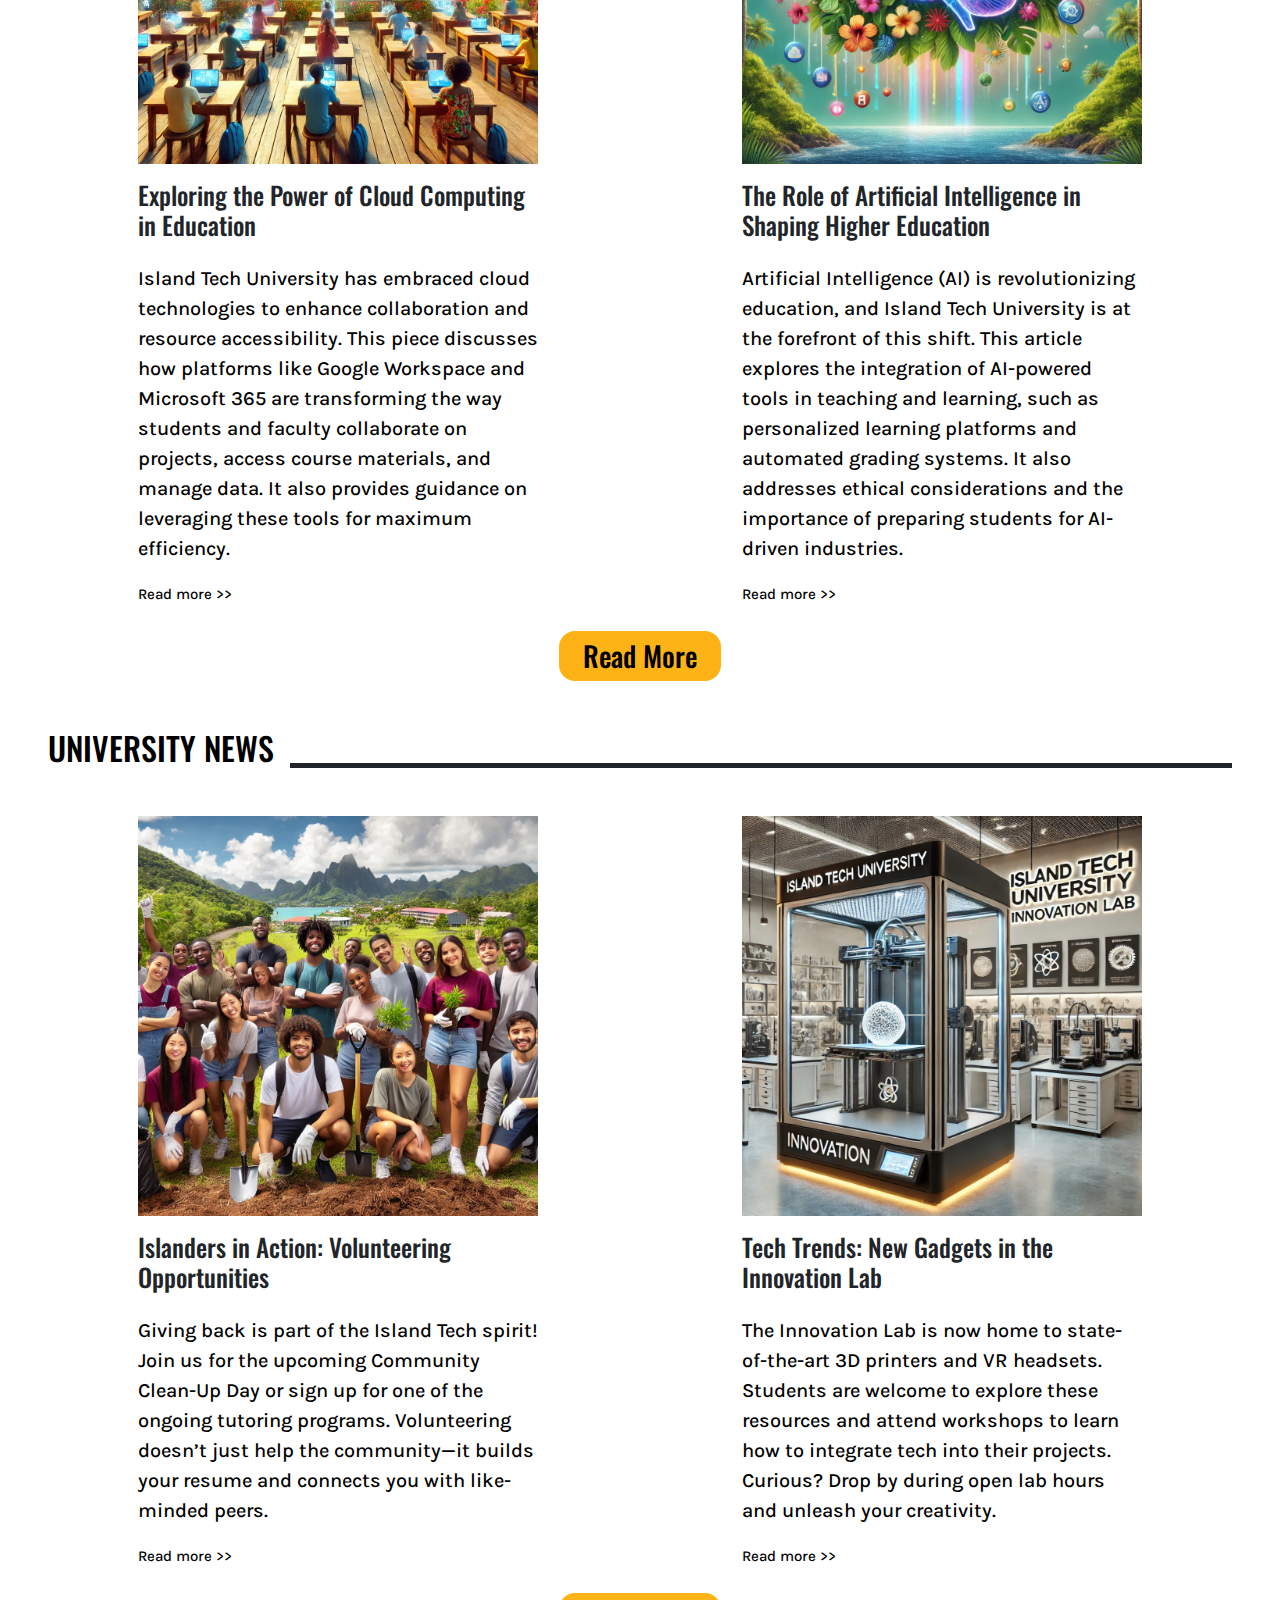
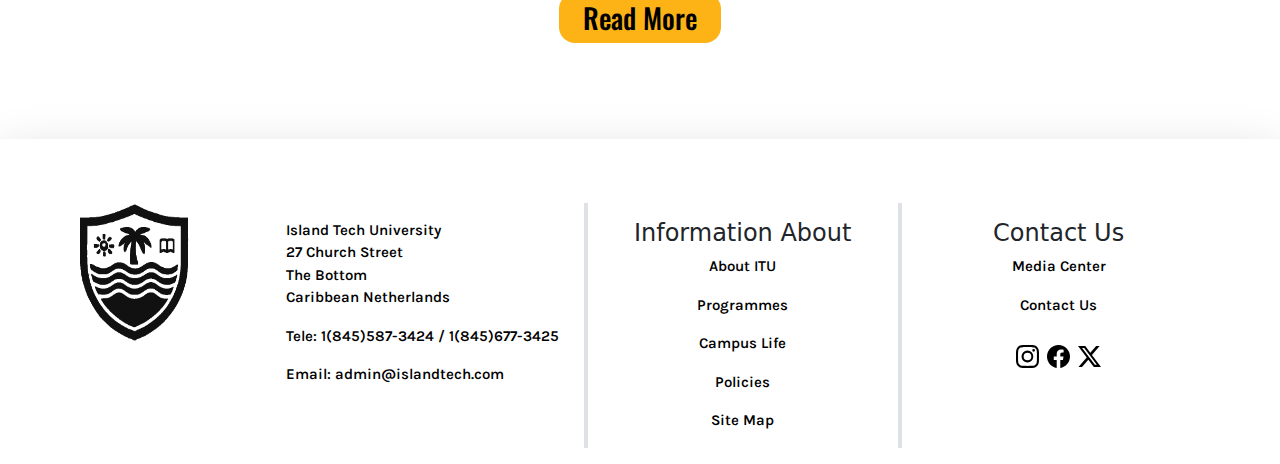
<file: Assigment_7/News_Letter.html>
<!DOCTYPE html>
<html lang="en">
<head>
    <meta charset="UTF-8">
    <meta name="description" content="Stay up to date with Island Tech University newsletters featuring student innovations, faculty highlights, research updates, and campus news.">
    <title>News Letter-Island Tech University</title>
    <link rel="icon" type="image/x-icon" href="./Static/Images/logo-white.png">
    <link href="https://cdn.jsdelivr.net/npm/bootstrap@5.3.3/dist/css/bootstrap.min.css" rel="stylesheet" integrity="sha384-QWTKZyjpPEjISv5WaRU9OFeRpok6YctnYmDr5pNlyT2bRjXh0JMhjY6hW+ALEwIH" crossorigin="anonymous">
    <link href="./Static/Style_Sheet/Island_Tech_University_Style_Sheet.css" rel="stylesheet">

</head>
<body>
<div class="container-fluid p-0 justify-content-center">
    <div id="myModal" class="modal fade ">
        <div class="modal-dialog ">
            <div class="modal-content bg-dark">
                <div class="modal-header">
                    <h2 class="modal-title fs-5" id="exampleModalLabel">News Letter & Notice Board Subscription</h2>
                    <button type="button" class="btn-close bt-white" data-bs-dismiss="modal" aria-label="Close"></button>
                </div>
                <div class="modal-body">
                    <div class="container-fluid ">
                        <div class="row">
                            <div class="col-12 ">
                                <div class="row text-center ">
                                    <div class="col-4 align-items-center">
                                        <img src="./Static/Images/new_letter_modal_1.jpg" alt="photo of open and closed books stacked beside each other on a table" style=" width:auto; height:11rem; object-fit: fill">
                                    </div>
                                    <div class="col-4">
                                        <img src="./Static/Images/new_letter_modal_2.jpg" alt="collage depicting Island Tech News Letter in poster format" style=" width:auto; height:11rem; object-fit: fill">
                                    </div>
                                    <div class="col-4">
                                        <img src="./Static/Images/new_letter_modal_3.jpg" alt="colorful magazines closed and stack side by side on a table" style=" width:auto; height:11rem; object-fit: fill">
                                    </div>
                                </div>
                            </div>
                            <div class="col-12 align-items-end " >
                                <div class="d-flex flex-row align-items-center mb-1 mt-3">
                                    <div class="form-check pe-4">
                                        <input class="form-check-input" type="radio" name="flexRadioDefault" id="newsletterRadioDefault1">
                                        <label class="form-check-label" for="newsletterRadioDefault1">
                                            Newsletter
                                        </label>
                                    </div>
                                    <div class="form-check pe-4 ">
                                        <input class="form-check-input" type="radio" name="flexRadioDefault" id="newsletterRadioDefault2" checked>
                                        <label class="form-check-label" for="newsletterRadioDefault2">
                                            Notice Board
                                        </label>
                                    </div>
                                    <div class="form-check pe-4">
                                        <input class="form-check-input" type="radio" name="flexRadioDefault" id="newsletterRadioDefault3" checked>
                                        <label class="form-check-label" for="newsletterRadioDefault3">
                                            Both
                                        </label>
                                    </div>


                                </div>
                                <div class="input_field mb-3">
                                    <label for="newLetterNameInput" class="form-label">Name</label>
                                    <input type="text" class="form-control" id="newLetterNameInput" placeholder="Enter your name here">
                                </div>
                                <div class="input_field mb-3">
                                    <label for="newLetterEmailInput" class="form-label ">Email address</label>
                                    <input type="email" class="form-control" id="newLetterEmailInput" placeholder="name@example.com">
                                </div>
                            </div>
                        </div>
                    </div>
                </div>
                <div class="modal-footer justify-content-center">
                    <button type="button" class="btn btn-warning">Subscribe</button>
                </div>
            </div>
        </div>
    </div>

    <nav class="navbar navbar-expand-xl w-100 p-0  opacity-90 " style="position: fixed; z-index: 2; ">
        <div class="container-fluid  p-0 pt-1">
            <a class="navbar-brand ps-4 d-flex flex-row" href="./Home.html">
                <img class=" pe-3" id="logo_image" src="./Static/Images/logo-white.png" alt="Island Tech University Logo colored white" style="height:auto; width:60px"/>
                <h2 class="pt-1 nav_element"> ISLAND TECH UNIVERSITY</h2>
            </a>

            <button class="navbar-toggler bg-white me-4" type="button" data-bs-toggle="collapse" data-bs-target="#navbarNavDropdown" aria-controls="navbarNavDropdown" aria-expanded="false" aria-label="Toggle navigation">
                <span class="navbar-toggler-icon"></span>
            </button>

            <div class="nav_menu  collapse navbar-collapse justify-content-end ps-xl-0 pb-xl-0 ps-4 pb-3  " id="navbarNavDropdown">
                <ul class="navbar-nav pe-4 align-items-xl-center">
                    <li class="nav-item pt-2">
                        <a id="nav_element_1" class="nav-link  " href="./Home.html">Home</a>
                    </li>
                    <li class="nav-item pt-2">
                        <a id="nav_element_2" class=" nav-link " href="./About_Us.html">About Us</a>
                    </li>

                    <li class="nav-item pt-2 dropdown">
                        <a id="nav_element_3" class="nav-link " href="./Academics.html" role="button"  aria-expanded="false">
                            Academic
                        </a>
                        <ul class="dropdown-menu">
                            <li><a class="dropdown-item" href="#">Student Portal</a></li>
                            <li><a class="dropdown-item" href="#">Under Graduate</a></li>
                            <li><a class="dropdown-item" href="#">Graduate</a></li>
                            <li><a class="dropdown-item" href="#">Certification Courses</a></li>
                        </ul>
                    </li>

                    <li class="nav-item pt-2 dropdown">
                        <a id="nav_element_4" class="nav-link " href="./Campus_Life.html" role="button"  aria-expanded="false">
                            Campus Life
                        </a>
                        <ul class="dropdown-menu">
                            <li><a class="dropdown-item" href="#">Clubs & Societies</a></li>
                            <li><a class="dropdown-item" href="#">Student Housing</a></li>
                        </ul>
                    </li>


                    <li class="nav-item pt-2">
                        <a id="nav_element_5" class="nav-link" href="./News_Letter.html">News Letter</a>
                    </li>

                    <li class="nav-item pt-2">
                        <a id="nav_element_6" class="nav-link " href="./Contact_Us.html">Contact Us</a>
                    </li>

                    <li class="nav-item pt-2">
                        <a id="nav_element_7" class="nav-link " href="./Contact_Us.html">
                            <button class="donate_button rounded-1" type="button" >Donate</button>
                        </a>
                    </li>

                </ul>
            </div>
        </div>
    </nav>

    <div class="banner_container shadow-lg container-fluid banner_image p-0 overflow-hidden" style="height: 550px; ">

        <div class="bg-white d-flex justify-content-center align-items-center" style="background-image: url(./Static/Images/news_letter_banner_tint.png); height:100%; width:100%; background-size: cover;background-repeat: no-repeat!important; color:white; " >
            <h1 style="font-size:clamp(4rem, 5%, 8rem)">NEWS LETTER</h1>
        </div>


    </div>

    <div class="news_letter_section_1 container-fluid p-0 py-1 overflow-hidden mb-2 m-0">
        <div class="row justify-content-center g-0 ">
            <ul class="nav justify-content-center">
                <li class="nav-item">
                    <a class="nav-link border border-3 border-top-0 border-start-0 border-bottom-0"  href="#">Engineering</a>
                </li>
                <li class="nav-item">
                    <a class="nav-link border border-3 border-top-0 border-start-0 border-bottom-0" href="#">Information and Technology</a>
                </li>
                <li class="nav-item">
                    <a class="nav-link border border-3 border-top-0 border-start-0 border-bottom-0" href="#">Architecture</a>
                </li>
                <li class="nav-item">
                    <a class="nav-link " >University News</a>
                </li>
            </ul>

        </div>
    </div>

    <div class="news_letter_section_2 shadow-lg bg-dark container-fluid p-0 overflow-hidden ">

        <div class="row d-flex  flex-row   justify-content-center">
            <div id="carouselExampleIndicators" class="carousel slide col-10">
                <div class="carousel-indicators">
                    <button type="button" data-bs-target="#carouselExampleIndicators" data-bs-slide-to="0" class="active" aria-current="true" aria-label="Slide 1"></button>
                    <button type="button" data-bs-target="#carouselExampleIndicators" data-bs-slide-to="1" aria-label="Slide 2"></button>
                    <button type="button" data-bs-target="#carouselExampleIndicators" data-bs-slide-to="2" aria-label="Slide 3"></button>
                </div>
                <div class="carousel-inner">
                    <div class="slide_1 carousel-item active">
                        <div class="d-flex flex-row bg-dark me-0">
                            <img src="./Static/Images/it_outreach.png" class="" alt="Digital photo depicting IT department impacting community through IT">
                            <div class="text-start align-content-center p-5 pe-0">
                                <h3>Tech for Good: Partnering with Nonprofits to Drive Change</h3>
                                <p>Our IT department is collaborating with local nonprofit organizations to develop tech-driven solutions that address pressing community challenges. This article shares stories of successful projects, such as creating efficient data management systems for food banks and developing educational apps for after-school programs.</p>
                                <a class="pt-3" href="#!"> Read more >></a>
                            </div>
                        </div>
                    </div>
                    <div class="slide_2 carousel-item">
                        <div class="d-flex flex-row bg-dark">
                            <img src="./Static/Images/park_built.png" class="" alt="Photo of community park designed and built by the Architectural Department">
                            <div class="text-start align-content-center p-5">
                                <h3>Building Connections Through Design</h3>
                                <p>The Architecture Department recently collaborated with local communities on a project to revitalize public spaces. This article highlights the initiative’s success and the positive feedback from residents who now enjoy improved parks and walkways designed by our students.</p>
                                <a class="pt-3" href="#!"> Read more >></a>
                            </div>
                        </div>
                    </div>
                    <div class="slide_3 carousel-item">
                        <div class="d-flex flex-row bg-dark">
                            <img src="./Static/Images/engineering_summer_camp.png" class="" alt="Children engaged in building robots at the Engineering Summer Camp 2024 ">
                            <div class="text-start align-content-center p-5">
                                <h3>Engineering Summer Camp Inspires Future Innovators</h3>
                                <p>This summer, our department hosted a week-long Engineering Summer Camp for high school students. Participants engaged in hands-on workshops, including 3D printing, robotics, and coding. The camp’s success underscores the importance of nurturing the next generation of engineers.</p>
                                <a class="pt-3" href="#!"> Read more >></a>
                            </div>
                        </div>
                    </div>
                </div>

            </div>
        </div>
    </div>

    <div class="news_letter_section_3  px-5 container-fluid p-0 overflow-hidden pt-5 pb-5 mb-5">

        <div class="row justify-content-center">
            <div class="d-flex flex-row">
                <h2 class="p-0 m-0 pe-3">ENGINEERING</h2>
                <div class="w-100 border border-dark border-5 border-top-0 border-start-0 border-end-0"></div>

            </div>

            <div class="col-xxl-6 col-12 d-flex flex-row pb-4 m-0 p-0 justify-content-around ">

                <div class="news_card card border border-0 rounded-0 mt-5 " style="max-width: 25rem; min-width: 18rem; ">

                    <img src="./Static/Images/robot_lab_new_tech.png" class="card-img-top rounded-0" alt="Faculty Members of ITU posing behind donated 3d Printers to Lab">

                    <div class="card-body text-start p-0">
                        <h3 class="card-title py-3">New Laboratory Equipment Expands Learning Opportunities</h3>
                        <p class="card-text p-0">Our Engineering Department has recently acquired state-of-the-art equipment for our robotics and materials science labs. These upgrades provide students with cutting-edge tools to enhance their learning experience and conduct advanced research...</p>
                        <a class="pt-1" href="#!"> Read more >></a>
                    </div>
                </div>

                <div class="news_card card border border-0 rounded-0 mt-5" style="max-width: 25rem; min-width: 18rem; ">

                    <img src="./Static/Images/tech_team_tech_fest.png" class="card-img-top rounded-0" alt="ITU representatives engaged in assembling drone at TechFest Booth">

                    <div class="card-body text-start p-0">
                        <h3 class="card-title py-3">Student Innovations Shine in Annual TechFest</h3>
                        <p class="card-text p-0">This year’s TechFest was a resounding success, with over 30 student-led projects on display. Among the highlights was an eco-friendly desalination system designed by our senior mechanical engineering students and a cutting-edge drone navigation system ...</p>
                        <a class="pt-1" href="#!"> Read more >></a>
                    </div>
                </div>
            </div>
            <div class="news_side_bar pb-5 col-4 pb-4  d-none d-xxl-block mt-5">
                <div class="bg-dark p-3 mb-3 rounded-3">
                    <h4>Engineering Summer Camp Inspires Future Innovators</h4>
                    <h6>August 30, 2024</h6>
                    <p>This summer, our department hosted a week-long Engineering Summer Camp for high school students. Participants engaged in hands-on workshops, including 3D printing, robotics, and coding.</p>
                </div>
                <div class="bg-dark p-3 mb-3 rounded-3">
                    <h4>Underwater Robotics Program</h4>
                    <h6>May 23, 2024</h6>
                    <p>The newly established Underwater Robotics Program has garnered attention for its innovative approach to solving marine challenges. Students and faculty are working on autonomous underwater vehicles (AUVs) capable of mapping ocean floors, monitoring marine ecosystems ...</p>
                </div>
                <div class="bg-dark p-3 mb-3 rounded-3">
                    <h4>Engineering Outreach Program</h4>
                    <h6>March 20, 2024</h6>
                    <p>The Engineering Outreach Program continues to make a difference in local schools and communities. Faculty and students host workshops on STEM topics, inspiring young minds and demonstrating the real-world applications of engineering ... </p>
                </div>
                <div class="text-center mt-5">
                    <button class="learn_more_button rounded-4 px-4 py-1 border-0">Read More</button>
                </div>
            </div>
        </div>
        <div class="row mb-5 text-center d-flex d-xxl-none">
            <div class="col-12">
                <button class="learn_more_button rounded-4 px-4 py-1 border-0">Read More</button>
            </div>

        </div>

        <div class="row justify-content-center">
            <div class="d-flex flex-row">
                <h2 class="p-0 m-0 pe-3">ARCHITECTURE</h2>
                <div class="w-100 border border-dark border-5 border-top-0 border-start-0 border-end-0"></div>

            </div>

            <div class="col-xxl-6 ccol-xxl-6 col-12 d-flex flex-row pb-4 m-0 p-0 justify-content-around ">

                <div class="news_card card border border-0 rounded-0 mt-5 " style="max-width: 25rem; min-width: 18rem; ">

                    <img src="./Static/Images/aspiring_architect.png" class="card-img-top rounded-0" alt="Architect in yellow hard helmet standing behind building plan.">

                    <div class="card-body text-start p-0">
                        <h3 class="card-title py-3">Tips for Aspiring Architects</h3>
                        <p class="card-text p-0">For students and enthusiasts looking to dive into the world of architecture, we’ve compiled essential tips from our faculty. From mastering the basics of design software to building a compelling portfolio, these insights are invaluable for anyone pursuing a career in architecture.</p>
                        <a class="pt-1" href="#!"> Read more >></a>
                    </div>
                </div>

                <div class="news_card card border border-0 rounded-0 mt-5" style="max-width: 25rem; min-width: 18rem; ">

                    <img src="./Static/Images/bamboo_material.png" class="card-img-top rounded-0" alt="Photo depicting a cabin and model house built out of bamboo material.">

                    <div class="card-body text-start p-0">
                        <h3 class="card-title py-3">Innovative Materials in Modern Architecture</h3>
                        <p class="card-text p-0">Did you know that bamboo and recycled plastics are becoming key materials in contemporary building design? This article dives into the latest research from our faculty and students on how these materials are being used to create more sustainable structures.</p>
                        <a class="pt-1" href="#!"> Read more >></a>
                    </div>

                </div>
            </div>
            <div class="news_side_bar pb-5 col-4 pb-4 d-none d-xxl-block mt-5 d-none d-xxl-block">
                <div class="bg-dark p-3 mb-3 rounded-3">
                    <h4>Study Abroad Opportunities in Architecture</h4>
                    <h6>September 2, 2024</h6>
                    <p>Explore the world while earning credits! Our study abroad programs offer students the chance to study architecture in countries like Italy, Japan, and Brazil. Discover how these experiences enrich learning and inspire innovative designs.</p>
                </div>
                <div class="bg-dark p-3 mb-3 rounded-3">
                    <h4>Award-Winning Designs by ITU Students</h4>
                    <h6>July 13, 2024</h6>
                    <p>Island Tech University’s Architecture students have been making waves in the design world! This month, our students swept multiple awards at the National Collegiate Architecture Competition, showcasing their talent and innovation ...</p>
                </div>
                <div class="bg-dark p-3 mb-3 rounded-3">
                    <h4>Architecture and AI: The Future of Design</h4>
                    <h6>July 10, 2024</h6>
                    <p>How is artificial intelligence shaping the world of architecture? Our department is at the forefront of integrating AI tools into the design process. This article explores exciting advancements and how students are leveraging technology to create smarter, more efficient structures. </p>
                </div>
                <div class="bg-dark p-3 mb-3 rounded-3">
                    <h4>Annual Architecture Exhibition</h4>
                    <h6>April 16, 2024</h6>
                    <p>Mark your calendars! The Annual Architecture Exhibition will take place on February 15-20 in the University Gallery. Featuring innovative projects from students, faculty, and guest architects, the exhibition highlights cutting-edge designs that blend technology, culture, and sustainability.</p>
                </div>
                <div class="text-center mt-5">
                    <button class="learn_more_button rounded-4 px-4 py-1 border-0">Read More</button>
                </div>


            </div>
        </div>
        <div class="row  text-center d-flex d-xxl-none">
            <div class="col-12">
                <button class="learn_more_button rounded-4 px-4 py-1 border-0">Read More</button>
            </div>

        </div>

    </div>

    <div class="news_letter_section_4 container-fluid p-0 overflow-hidden pt-5 pb-5 mb-5">

        <div class="row justify-content-center" >
            <h2 class="ps-5">FEATURED ARTICLES</h2>
            <div class="col-10 d-flex flex-row pb-4 m-0 p-0    justify-content-around ">

                <div class="news_card card border border-0 shadow-large rounded-0 mt-5 " style="max-width: 30rem; min-width: 18rem; ">

                    <img src="./Static/Images/alumini_feature_image.png" class="card-img-top rounded-0" alt="Collage Image of three Island Tech University Alumni">

                    <div class="card-body  text-start p-0 px-4 py-3">
                        <h3 class="card-title py-3 ">Alumni Achievements:</h3>
                        <h4>Building a Better Tomorrow</h4>
                        <h6>January 5, 2025</h6>
                        <p class="card-text p-0">Our alumni continue to leave a lasting impact on the world. From designing earthquake-resistant housing in Southeast Asia to leading urban renewal projects in major cities, ITU graduates are using their skills to address global challenges. This article profiles three outstanding alumni and their groundbreaking projects.</p>
                        <a class="pt-1" href="#!"> Read more >></a>
                    </div>
                </div>

                <div class="news_card card border border-0 shadow-large rounded-0 mt-5 " style="max-width: 30rem; min-width: 18rem; ">

                    <img src="./Static/Images/faculty_focus.png" class="card-img-top rounded-0" alt="Portrait Photo of Dr. Maria Tan in safety vest">

                    <div class="card-body  text-start p-0 px-4 py-3">
                        <h3 class="card-title py-3 ">Faculty Spotlight: </h3>
                        <h4>Dr. Maria Tan’s Work on Renewable Energy</h4>
                        <h6>December 18, 2024</h6>
                        <p class="card-text p-0">Dr. Maria Tan, a professor in our Electrical Engineering Department, has been making waves with her research on advanced solar panel technologies. Her recent paper, published in Renewable Energy Journal, explores innovative methods to improve efficiency and durability in extreme climates. Dr. Tan’s work exemplifies our commitment to sustainability and innovation.</p>
                        <a class="pt-1" href="#!"> Read more >></a>
                    </div>
                </div>

                <div class="news_card card border border-0 shadow-large rounded-0 mt-5 " style="max-width: 30rem; min-width: 18rem; ">

                    <img src="./Static/Images/grad_purifier_team.jpg" class="card-img-top rounded-0" alt="Three Island Tech University Grad Students working on Innovative Water Purifier Project">

                    <div class="card-body  text-start p-0 px-4 py-3">
                        <h3 class="card-title py-3 ">Student Highlight:</h3>
                        <h4> Innovations in Water Purification</h4>
                        <h6>January 3, 2025</h6>
                        <p class="card-text p-0">Graduate students from the Civil and Environmental Engineering Department have developed a cost-effective water purification system using locally sourced materials. Their prototype is currently being tested in underserved regions and has the potential to improve access to clean water globally.</p>
                        <a class="pt-1" href="#!"> Read more >></a>
                    </div>
                </div>
            </div>

        </div>




    </div>

    <div class="news_letter_section_3  px-5 container-fluid p-0 overflow-hidden pt-5 pb-5 mb-5">

        <div class="row justify-content-center">
            <div class="d-flex flex-row flex-nowrap">
                <h2 class="p-0 m-0 pe-3 text-nowrap">INFORMATION TECHNOLOGY</h2>
                <div class="w-100 border border-dark border-5 border-top-0 border-start-0 border-end-0"></div>

            </div>

            <div class="col-xxl-6 col-12 d-flex flex-row pb-4 m-0 p-0 justify-content-around ">

                <div class="news_card card border border-0 rounded-0 mt-5 " style="max-width: 25rem; min-width: 18rem; ">

                    <img src="./Static/Images/education_cloud_storage.png" class="card-img-top rounded-0" alt="Digital Image depicting the topic of cloud computing in education.">

                    <div class="card-body text-start p-0">
                        <h3 class="card-title py-3">Exploring the Power of Cloud Computing in Education</h3>
                        <p class="card-text p-0">Island Tech University has embraced cloud technologies to enhance collaboration and resource accessibility. This piece discusses how platforms like Google Workspace and Microsoft 365 are transforming the way students and faculty collaborate on projects, access course materials, and manage data. It also provides guidance on leveraging these tools for maximum efficiency.</p>
                        <a class="pt-1" href="#!"> Read more >></a>
                    </div>
                </div>

                <div class="news_card card border border-0 rounded-0 mt-5" style="max-width: 25rem; min-width: 18rem; ">

                    <img src="./Static/Images/AI_education.png" class="card-img-top rounded-0" alt="Digital Image of Brain with text AI In Education in it.">

                    <div class="card-body text-start p-0">
                        <h3 class="card-title py-3">The Role of Artificial Intelligence in Shaping Higher Education</h3>
                        <p class="card-text p-0">Artificial Intelligence (AI) is revolutionizing education, and Island Tech University is at the forefront of this shift. This article explores the integration of AI-powered tools in teaching and learning, such as personalized learning platforms and automated grading systems. It also addresses ethical considerations and the importance of preparing students for AI-driven industries.</p>
                        <a class="pt-1" href="#!"> Read more >></a>
                    </div>
                </div>
            </div>
            <div class="news_side_bar  col-4 pb-4 d-none d-xxl-block mt-5">
                <div class="bg-dark p-3 mb-3 rounded-3">
                    <h4>Upcoming IT Events and Training Sessions</h4>
                    <h6>January 5, 2025</h6>
                    <p>Stay informed about the latest IT workshops, seminars, and training opportunities at Island Tech University. This section provides a detailed calendar of events, ranging from beginner coding sessions to advanced cybersecurity certifications. Don’t miss the chance to enhance your tech skills and stay ahead in an increasingly digital world.</p>
                </div>
                <div class="bg-dark p-3 mb-3 rounded-3">
                    <h4>Enhancing Cybersecurity Awareness: Protecting Our Campus Community</h4>
                    <h6>October 14, 2024</h6>
                    <p>In today's interconnected world, cybersecurity is more critical than ever. At Island Tech University, we are committed to ensuring that all students, faculty, and staff are equipped with the tools and knowledge needed to stay safe online. This article explores best practices for identifying phishing attempts, using multi-factor authentication, and securing personal devices. It also highlights recent campus-wide efforts to enhance digital safety, including workshops and seminars hosted by our IT department.</p>
                </div>
                <div class="bg-dark p-3 mb-3 rounded-3">
                    <h4>Bridging the Digital Divide: Community Outreach Programs</h4>
                    <h6>October 2, 2024</h6>
                    <p>Island Tech University is committed to supporting the broader community through technology. This article highlights our initiatives to provide digital literacy workshops, donate refurbished devices to underserved groups, and partner with local schools to introduce students to STEM fields. Discover how you can get involved in these impactful programs and help make technology accessible to all. </p>
                </div>
                <div class="text-center mt-5">
                    <button class="learn_more_button rounded-4 px-4 py-1 border-0">Read More</button>
                </div>


            </div>
        </div>
        <div class="row mb-5 text-center d-flex d-xxl-none">
            <div class="col-12">
                <button class="learn_more_button rounded-4 px-4 py-1 border-0">Read More</button>
            </div>

        </div>

        <div class="row justify-content-center">
            <div class="d-flex flex-row flex-nowrap">
                <h2 class="p-0 m-0 pe-3 text-nowrap">UNIVERSITY NEWS</h2>
                <div class="w-100 border border-dark border-5 border-top-0 border-start-0 border-end-0"></div>

            </div>

            <div class="col-xxl-6 col-12 d-flex flex-row pb-4 m-0 p-0 justify-content-around ">

                <div class="news_card card border border-0 rounded-0 mt-5 " style="max-width: 25rem; min-width: 18rem; ">

                    <img src="./Static/Images/student_volunteer.png" class="card-img-top rounded-0" alt="Group Photo of ITU students participating in community clean up and tree planting.">

                    <div class="card-body text-start p-0">
                        <h3 class="card-title py-3">Islanders in Action: Volunteering Opportunities</h3>
                        <p class="card-text p-0">Giving back is part of the Island Tech spirit! Join us for the upcoming Community Clean-Up Day or sign up for one of the ongoing tutoring programs. Volunteering doesn’t just help the community—it builds your resume and connects you with like-minded peers.</p>
                        <a class="pt-1" href="#!"> Read more >></a>
                    </div>
                </div>

                <div class="news_card card border border-0 rounded-0 mt-5" style="max-width: 25rem; min-width: 18rem; ">

                    <img src="./Static/Images/3d_printer.png" class="card-img-top rounded-0" alt="Photo of the state of the art 3D printer in ITU Innovation Lab">

                    <div class="card-body text-start p-0">
                        <h3 class="card-title py-3">Tech Trends: New Gadgets in the Innovation Lab</h3>
                        <p class="card-text p-0">The Innovation Lab is now home to state-of-the-art 3D printers and VR headsets. Students are welcome to explore these resources and attend workshops to learn how to integrate tech into their projects. Curious? Drop by during open lab hours and unleash your creativity.</p>
                        <a class="pt-1" href="#!"> Read more >></a>
                    </div>
                </div>
            </div>

            <div class="news_side_bar pb-5 col-4 pb-4 d-none d-xxl-block mt-5">
                <div class="bg-dark p-3 mb-3 rounded-3">
                    <h4>Health & Wellness Corner</h4>
                    <h6>January 8, 2025</h6>
                    <p>Stressed about classes? The Wellness Center is here to help. Take advantage of free yoga classes every Tuesday and Thursday, or book a one-on-one counseling session with a licensed therapist. Don’t forget to fuel your body with nutritious options at the newly revamped campus dining hall!</p>
                </div>
                <div class="bg-dark p-3 mb-3 rounded-3">
                    <h4>Spotlight: Faculty Achievements</h4>
                    <h6>December 30, 2024</h6>
                    <p>Congratulations to Professor David Hughes, recipient of this year’s Excellence in Teaching Award! Professor Hughes is celebrated for his innovative classroom strategies, dedication to student success, and unwavering passion for education. Learn more about Professor David Hughes outstanding performance in education.</p>
                </div>
                <div class="text-center mt-5">
                    <button class="learn_more_button rounded-4 px-4 py-1 border-0">Read More</button>
                </div>



            </div>
        </div>
        <div class="row text-center d-flex d-xxl-none">
            <div class="col-12">
                <button class="learn_more_button rounded-4 px-4 py-1 border-0">Read More</button>
            </div>
        </div>
    </div>

    <div class="footer_section container-fluid p-0 m-0  pt-5 px-4 shadow-lg overflow-hidden">
        <div class="row justify-content-center ">
            <div class="col-2 d-flex flex-column pt-3 ">
                <img class="pe-3" src="./Static/Images/logo-black.png" alt="Island Tech University Logo colored black"style="height:140px; width:130px"/>
            </div>
            <div class="col-3 d-flex flex-column pt-3 my-3 text-start border border-4 border-bottom-0 border-top-0 border-start-0">
                <p>Island Tech University<br>27 Church Street<br>The Bottom<br>Caribbean Netherlands</p>
                <p>Tele: 1(845)587-3424 / 1(845)677-3425</p>
                <p>Email: admin@islandtech.com</p>
            </div>
            <div class="col-3 d-flex flex-column pt-3 my-3 text-center border border-4 border-bottom-0 border-top-0 border-start-0">
                <h4>Information About</h4>
                <a href="#!"><p class="footer_list_text">About ITU</p></a>
                <a href="#!"><p class="footer_list_text">Programmes</p></a>
                <a href="#!"><p class="footer_list_text">Campus Life</p></a>
                <a href="#!"><p class="footer_list_text">Policies</p></a>
                <a href="#!"><p class="footer_list_text">Site Map</p></a>

            </div>
            <div class="col-3 d-flex flex-column pt-3 my-3 text-center">
                <h4>Contact Us</h4>
                <a href="#!"><p class="footer_list_text">Media Center</p></a>
                <a href="#!"><p class="footer_list_text">Contact Us</p></a>
                <div class="pt-2 d-flex flex-row justify-content-center">
                    <a class="pe-2" href="#!">
                        <svg xmlns="http://www.w3.org/2000/svg" width="23" height="23" fill="currentColor" class="bi bi-instagram" viewBox="0 0 16 16">
                            <path d="M8 0C5.829 0 5.556.01 4.703.048 3.85.088 3.269.222 2.76.42a3.9 3.9 0 0 0-1.417.923A3.9 3.9 0 0 0 .42 2.76C.222 3.268.087 3.85.048 4.7.01 5.555 0 5.827 0 8.001c0 2.172.01 2.444.048 3.297.04.852.174 1.433.372 1.942.205.526.478.972.923 1.417.444.445.89.719 1.416.923.51.198 1.09.333 1.942.372C5.555 15.99 5.827 16 8 16s2.444-.01 3.298-.048c.851-.04 1.434-.174 1.943-.372a3.9 3.9 0 0 0 1.416-.923c.445-.445.718-.891.923-1.417.197-.509.332-1.09.372-1.942C15.99 10.445 16 10.173 16 8s-.01-2.445-.048-3.299c-.04-.851-.175-1.433-.372-1.941a3.9 3.9 0 0 0-.923-1.417A3.9 3.9 0 0 0 13.24.42c-.51-.198-1.092-.333-1.943-.372C10.443.01 10.172 0 7.998 0zm-.717 1.442h.718c2.136 0 2.389.007 3.232.046.78.035 1.204.166 1.486.275.373.145.64.319.92.599s.453.546.598.92c.11.281.24.705.275 1.485.039.843.047 1.096.047 3.231s-.008 2.389-.047 3.232c-.035.78-.166 1.203-.275 1.485a2.5 2.5 0 0 1-.599.919c-.28.28-.546.453-.92.598-.28.11-.704.24-1.485.276-.843.038-1.096.047-3.232.047s-2.39-.009-3.233-.047c-.78-.036-1.203-.166-1.485-.276a2.5 2.5 0 0 1-.92-.598 2.5 2.5 0 0 1-.6-.92c-.109-.281-.24-.705-.275-1.485-.038-.843-.046-1.096-.046-3.233s.008-2.388.046-3.231c.036-.78.166-1.204.276-1.486.145-.373.319-.64.599-.92s.546-.453.92-.598c.282-.11.705-.24 1.485-.276.738-.034 1.024-.044 2.515-.045zm4.988 1.328a.96.96 0 1 0 0 1.92.96.96 0 0 0 0-1.92m-4.27 1.122a4.109 4.109 0 1 0 0 8.217 4.109 4.109 0 0 0 0-8.217m0 1.441a2.667 2.667 0 1 1 0 5.334 2.667 2.667 0 0 1 0-5.334"/>
                        </svg>
                    </a>

                    <a class="pe-2" href="#!">
                        <svg xmlns="http://www.w3.org/2000/svg" width="23" height="23" fill="currentColor" class="bi bi-facebook" viewBox="0 0 16 16">
                            <path d="M16 8.049c0-4.446-3.582-8.05-8-8.05C3.58 0-.002 3.603-.002 8.05c0 4.017 2.926 7.347 6.75 7.951v-5.625h-2.03V8.05H6.75V6.275c0-2.017 1.195-3.131 3.022-3.131.876 0 1.791.157 1.791.157v1.98h-1.009c-.993 0-1.303.621-1.303 1.258v1.51h2.218l-.354 2.326H9.25V16c3.824-.604 6.75-3.934 6.75-7.951"/>
                        </svg>
                    </a>

                    <a href="#!">
                        <svg xmlns="http://www.w3.org/2000/svg" width="23" height="23" fill="currentColor" class="bi bi-twitter-x" viewBox="0 0 16 16">
                            <path d="M12.6.75h2.454l-5.36 6.142L16 15.25h-4.937l-3.867-5.07-4.425 5.07H.316l5.733-6.57L0 .75h5.063l3.495 4.633L12.601.75Zm-.86 13.028h1.36L4.323 2.145H2.865z"/>
                        </svg>
                    </a>
                </div>

            </div>
        </div>
    </div>

</div>

<script src="https://cdn.jsdelivr.net/npm/bootstrap@5.3.3/dist/js/bootstrap.bundle.min.js" integrity="sha384-YvpcrYf0tY3lHB60NNkmXc5s9fDVZLESaAA55NDzOxhy9GkcIdslK1eN7N6jIeHz" crossorigin="anonymous"></script>
<script>
    var myModal = new bootstrap.Modal(document.getElementById('myModal'), {})
    myModal.toggle()

    window.onscroll=function(){
        const navbar = document.querySelector(".navbar")
        const navbar_element = document.querySelector(".nav_element")


        let scroll_position = document.documentElement.scrollTop

        if (scroll_position > 500){

            navbar.style.background= "rgba(255,255,255,1)"
            navbar_element.style.color= "rgb(0,0,0)"
            document.getElementById("logo_image").src="./Static/Images/logo-black.png"
            document.getElementById("nav_element_1").setAttribute('style', 'color: rgb(0,0,0) !important');
            document.getElementById("nav_element_2").setAttribute('style', 'color: rgb(0,0,0) !important');
            document.getElementById("nav_element_3").setAttribute('style', 'color: rgb(0,0,0) !important');
            document.getElementById("nav_element_4").setAttribute('style', 'color: rgb(0,0,0) !important');
            document.getElementById("nav_element_5").setAttribute('style', 'color: rgb(0,0,0) !important');
            document.getElementById("nav_element_6").setAttribute('style', 'color: rgb(0,0,0) !important');

        }
        else{
            navbar.style.background= "transparent"
            navbar_element.style.color= "white"
            document.getElementById("logo_image").src="./Static/Images/logo-white.png"
            document.getElementById("nav_element_1").setAttribute('style', 'color: white !important');
            document.getElementById("nav_element_2").setAttribute('style', 'color: white !important');
            document.getElementById("nav_element_3").setAttribute('style', 'color: white !important');
            document.getElementById("nav_element_4").setAttribute('style', 'color: white !important');
            document.getElementById("nav_element_5").setAttribute('style', 'color: white !important');
            document.getElementById("nav_element_6").setAttribute('style', 'color: white !important');
        }
    }


</script>
</body>
</html>
</file>
<file: Static/Style_Sheet/Island_Tech_University_Style_Sheet.css>
@import url('https://fonts.googleapis.com/css2?family=Oswald:wght@200..700&display=swap');

@import url('https://fonts.googleapis.com/css2?family=Karla:ital,wght@0,200..800;1,200..800&family=Oswald:wght@200..700&display=swap');

body{
    overflow-y:scroll;
}

.navbar #nav_element_1, #nav_element_2,#nav_element_3, #nav_element_4, #nav_element_5, #nav_element_6{
    font-family: 'Karla', sans-serif !important;
    font-weight: 700 !important;
    text-decoration: none !important;
    text-shadow: none !important;
    color: white !important;
}


.dropdown:hover .dropdown-menu {
    display:block !important;
    border-radius: 0 !important;
    border: none !important;
}

.donate_button{
    font-family: 'Oswald', sans-serif;
    font-size: 18px !important;
    font-weight: 400 !important;
    background-color: #FDB216;
    border: none !important;
}


.section_1, .section_4, .intro_card{
    background-color: #1D3453;
}

.section_1 p{
    color: white !important;
    font-family: 'Karla', sans-serif !important;
}

.section_2{
    background-image:url(../Images/students_walking_on_campus.webp);
    background-repeat: no-repeat;
    background-size: cover;
    height: 30rem;
}

.section_2 h2{
    color: #FDB216 !important;
    font-family: 'Oswald', sans-serif;
    font-size: 40px !important;
}

.section_2 p{
    color: white !important;
    font-family: 'Karla', sans-serif;
    font-size: 23px !important;
}

.section_3 h2, .academic_section_2 h2{
    color: darkred !important;
    font-family: 'Oswald', sans-serif;
    font-size: 40px !important;
}

.section_3 p, .academic_section_2 p{
    color: black !important;
    font-family: 'Karla', sans-serif;
    font-size: 28px !important;
    font-weight: 700 !important;
}

.section_4 h2{
    color: #FDB216 !important;
    font-family: 'Oswald', sans-serif;
    font-size: 40px !important;
}

.section_4 p{
    color: white !important;
    font-family: 'Karla', sans-serif;
    font-size: 23px !important;
}

.learn_more_button{
    font-family: 'Oswald', sans-serif;
    font-size: 28px !important;
    font-weight: 500 !important;
    background-color: #FDB216;
}

/*Academic Page*/
.academic_section_1{
    background-color: #1D3453;
}

.academic_section_1 h2{
    color: #FDB216 !important;
    font-family: 'Oswald', sans-serif;
    font-size: 40px !important;
}

.card-img-overlay{
    background-color: rgba(0, 0, 0, 0.5) !important;
}

.card-img-overlay h3{
    color: white !important;
}

.academic_cards p{
    color: white !important;
    font-family: 'Karla', sans-serif;
    font-size: 20px !important;
    line-height: 3rem !important;
}

.academic_section_3{
    background-image: url(../Images/Island_Tech_Lab_2_tinted.png);
    height:100%;
    width:100%;
    background-size: cover;
    background-repeat: no-repeat!important;
}

.academic_section_3 h2{
    color: #FDB216 !important;
    font-family: 'Oswald', sans-serif;
    font-size: 40px !important;
    opacity: 100% !important;
}

.academic_section_3 p{
    color: #FDB216 !important;
    font-family: 'Oswald', sans-serif;
    font-size: 26px !important;
    opacity: 100% !important;
}

.finance_dreams_cards{
    background-color: transparent !important;
    font-family: 'Oswald', sans-serif;
    font-size: 18px !important;
    color: white;
}

.finance_paragraph p{
    color: white !important;
    font-family: 'Karla', sans-serif;
    font-size: 20px !important;
    line-height: 3rem !important;

}

#it_subjects, #eng_subjects, #arch_subjects, #course_subjects, #action_text{
    display: none;
}

#it_card_text{
    display:none;
}

#eng_card_text{
    display:block;
}

#arch_card_text{
    display:none;
}

#academic_area, #it_subjects, #eng_subjects, #arch_subjects, #course_subjects{
    font-family: 'Karla', sans-serif;
    font-size: 20px !important;
    font-weight: 700 !important;
    text-align: center;
}

.it_card_link:focus .card_internal, .eng_card_link:focus .card_internal, .arch_card_link:focus .card_internal {
    border: #FDB216 10px solid !important;

}

/*Campus Life*/

.campus_life_intro_image{
    background-image: url(../Images/match_day_supporters_sq.png);
    background-repeat: no-repeat;
    background-size: cover;

}


.campus_life_intro_text p{
    font-family: 'Karla', sans-serif;
    font-size: clamp(18px, 4%, 25px) !important;
    font-weight: 500 !important;
}

.dorm_card, .card-body{
    background-color: transparent !important;
    font-family: 'Karla', sans-serif !important;
    font-size: clamp(18px, 4%, 25px) !important;
    font-weight: 500 !important;
}

.dorm_card .card-body h3{
    color: #FDB216 !important;
    font-family: 'Oswald', sans-serif;

    font-weight: 500 !important;
}

.option_card{
    border-bottom: #777777 3px solid;
}

.option_card .card-body h3{
    color: black !important;
    font-family: 'Oswald', sans-serif;

    font-weight: 500 !important;
}

.campus_life_section_5 .card{
    background-color:#1D3453;
}

.campus_life_section_5 h3{
    color: #FDB216 !important;
    font-family: 'Oswald', sans-serif;

    font-weight: 500 !important;
    font-size: 35px !important;
}

.campus_life_section_5 p{
    color: white !important;
    font-family: 'Karla', sans-serif;

    font-weight: 500 !important;
    font-size: 25px !important;
}

.campus_life_section_5 a{
    text-decoration: none !important;
    color: #FDB216 !important;
    font-family: 'Karla', sans-serif;
    font-weight: 500 !important;
    font-size: 18px !important;
}

/*News Letter*/
.news_letter_section_1, .nav-item a{
    text-decoration: none !important;
    color: #000000 !important;
    font-family: 'Karla', sans-serif;
    font-weight: 500 !important;
    font-size: 18px !important;

}

.news_letter_section_2 h3{
    color: #FDB216 !important;
    font-family: 'Oswald', sans-serif;

    font-weight: 500 !important;
    font-size: 60px !important;

}

.news_letter_section_2, .news_letter_section_3  p, a{
    text-decoration: none !important;
    color: #ffffff !important;
    font-family: 'Karla', sans-serif;
    font-weight: 500 !important;
    font-size: 20px !important;
}

.news_letter_section_3 h3{
    font-family: 'Oswald', sans-serif;

    font-weight: 500 !important;
    font-size: 25px !important;

}

.news_letter_section_2 img{

    width: 30rem !important;
    object-fit: fill !important;
}

.news_card{
    border-bottom: #777777 3px solid;
}

.news_letter_section_3, .news_letter_section_4  h2{
    color: black !important;
    font-family: 'Oswald', sans-serif;

    font-weight: 500 !important;
}

.news_card .card-body p{
    color: black !important;
    font-family: 'Karla', sans-serif;

    font-weight: 500 !important;
}

.news_card .card-body a{
    text-decoration: none !important;
    color: black !important;
    font-family: 'Karla', sans-serif;
    font-size: 15px !important;
    font-weight: 500 !important;
}

.news_side_bar{
    border-left: #333333 solid 4px;
    overflow: scroll !important;
    height: 50em !important;
}

.news_side_bar h4{
    color: white !important;
    font-family: 'Karla', sans-serif;

    font-weight: 500 !important;
}

.news_side_bar h6{
    color: #FDB216 !important;
    font-family: 'Karla', sans-serif;

    font-weight: 500 !important;
}

.news_side_bar::-webkit-scrollbar {
    display: none;
}

.news_letter_section_4 {
    background-color:#1D3453;
}

.news_letter_section_4 h2{
    color: #FDB216 !important;
    font-family: 'Oswald', sans-serif;
    font-size: 50px !important;
    font-weight: 500 !important;

}

.slide_1 h3{
    font-size: clamp(25px, 2.5vw,45px ) !important;
}

.slide_2 h3{
    font-size: clamp(25px, 2.5vw,45px ) !important;
}

.slide_3 h3{
    font-size: clamp(25px, 2.5vw,45px ) !important;
}

/*HOME PAGE*/
.home_section_1, h1 h2{
    font-family: 'Oswald', sans-serif;
    font-size: clamp(30px, 3vw,55px ) !important;
}

.home_section_1 p{
    font-family: 'Karla', sans-serif;
    font-size: clamp(15px, 3vw,20px ) !important;
    font-weight: 500 !important;
}

.home_section_2{
    background-color:#1D3453;
    border: #FDB216 solid 40px;
}

.form-check-label{
    color: white !important;
    font-family: 'Karla', sans-serif;
    font-size: 20px;
    font-weight: 500 !important;
}

.home_section_2 p{
    color: white !important;
    font-family: 'Karla', sans-serif;
    font-size: 20px;
    font-weight: 500 !important;
}

.home_section_2 h3{
    color: #FDB216 !important;
    font-family: 'Oswald', sans-serif;
    font-size: 40px !important;
    font-weight: 500 !important;
}

.home_section_4 h3{
    color: #FDB216 !important;
    font-family: 'Oswald', sans-serif;
    font-size: 50px !important;
    font-weight: 500 !important;
}

.home_section_4{
    background-color:#1D3453;
    color: white !important;
    font-family: 'Karla', sans-serif;
    font-size: 20px;
    font-weight: 500 !important;

}

.home_section_5 h2{
    color: #000000 !important;
    font-family: 'Oswald', sans-serif;
    font-size: 50px !important;
    font-weight: 500 !important;
}

.home_section_5 p{
    color: #000000 !important;
    font-family: 'Karla', sans-serif;
    font-size: 25px;

    font-weight: 500 !important;
}

.home_section_6 h2{
    color: #000000 !important;
    font-family: 'Oswald', sans-serif;
    font-size: 50px !important;
    font-weight: 500 !important;
}

.home_section_6 .input_field{
    color: #000000 !important;
    font-family: 'Karla', sans-serif;
    font-size: 20px;
    font-weight: 500 !important;
}


.home_section_7 h3{
    color:#FDB216 !important;
    font-family: 'Oswald', sans-serif;
    font-size: 40px !important;
    font-weight: 500 !important;
}

/*Contact Us*/
.contact_us_section_1 h2{
    color: #000000 !important;
    font-family: 'Oswald', sans-serif;
    font-size: 50px !important;
    font-weight: 500 !important;

}

.contact_us_section_1 p, label{
    color: #000000 !important;
    font-family: 'Karla', sans-serif;
    font-size: 20px;
    font-weight: 500 !important;
}


/*Footer*/
.footer_section p {
    color: #000000 !important;
    font-family: 'Karla', sans-serif;
    font-size: 15px;
    font-weight: 600 !important;
}

.footer_section a {
    color: #000000 !important;
    text-decoration: none !important;
    font-family: 'Karla', sans-serif;
    font-size: 5px;
    font-weight: 600 !important;
}

/*Modal*/
.modal-content label{
    color: white !important;
}

.modal-header h2 {
    color: white !important;
}

.modal-header button{
    background-color: white !important;
}



@media screen and (max-width: 1199px) {
    .nav-link{
        border-left: white solid 8px !important;
        padding-left: 25px !important;

    }

}
</file>
<file: Assigment_7/Static/Style_Sheet/Island_Tech_University_Style_Sheet.css>
@import url('https://fonts.googleapis.com/css2?family=Oswald:wght@200..700&display=swap');

@import url('https://fonts.googleapis.com/css2?family=Karla:ital,wght@0,200..800;1,200..800&family=Oswald:wght@200..700&display=swap');

body{
    overflow-y:scroll;
}

.navbar #nav_element_1, #nav_element_2,#nav_element_3, #nav_element_4, #nav_element_5, #nav_element_6{
    font-family: 'Karla', sans-serif !important;
    font-weight: 700 !important;
    text-decoration: none !important;
    text-shadow: none !important;
    color: white !important;
}


.dropdown:hover .dropdown-menu {
    display:block !important;
    border-radius: 0 !important;
    border: none !important;
}

.donate_button{
    font-family: 'Oswald', sans-serif;
    font-size: 18px !important;
    font-weight: 400 !important;
    background-color: #FDB216;
    border: none !important;
}


.section_1, .section_4, .intro_card{
    background-color: #1D3453;
}

.section_1 p{
    color: white !important;
    font-family: 'Karla', sans-serif !important;
}

.section_2{
    background-image:url(../Images/students_walking_on_campus.webp);
    background-repeat: no-repeat;
    background-size: cover;
    height: 30rem;
}

.section_2 h2{
    color: #FDB216 !important;
    font-family: 'Oswald', sans-serif;
    font-size: 40px !important;
}

.section_2 p{
    color: white !important;
    font-family: 'Karla', sans-serif;
    font-size: 23px !important;
}

.section_3 h2, .academic_section_2 h2{
    color: darkred !important;
    font-family: 'Oswald', sans-serif;
    font-size: 40px !important;
}

.section_3 p, .academic_section_2 p{
    color: black !important;
    font-family: 'Karla', sans-serif;
    font-size: 28px !important;
    font-weight: 700 !important;
}

.section_4 h2{
    color: #FDB216 !important;
    font-family: 'Oswald', sans-serif;
    font-size: 40px !important;
}

.section_4 p{
    color: white !important;
    font-family: 'Karla', sans-serif;
    font-size: 23px !important;
}

.learn_more_button{
    font-family: 'Oswald', sans-serif;
    font-size: 28px !important;
    font-weight: 500 !important;
    background-color: #FDB216;
}

/*Academic Page*/
.academic_section_1{
    background-color: #1D3453;
}

.academic_section_1 h2{
    color: #FDB216 !important;
    font-family: 'Oswald', sans-serif;
    font-size: 40px !important;
}

.card-img-overlay{
    background-color: rgba(0, 0, 0, 0.5) !important;
}

.card-img-overlay h3{
    color: white !important;
}

.academic_cards p{
    color: white !important;
    font-family: 'Karla', sans-serif;
    font-size: 20px !important;
    line-height: 3rem !important;
}

.academic_section_3{
    background-image: url(../Images/Island_Tech_Lab_2_tinted.png);
    height:100%;
    width:100%;
    background-size: cover;
    background-repeat: no-repeat!important;
}

.academic_section_3 h2{
    color: #FDB216 !important;
    font-family: 'Oswald', sans-serif;
    font-size: 40px !important;
    opacity: 100% !important;
}

.academic_section_3 p{
    color: #FDB216 !important;
    font-family: 'Oswald', sans-serif;
    font-size: 26px !important;
    opacity: 100% !important;
}

.finance_dreams_cards{
    background-color: transparent !important;
    font-family: 'Oswald', sans-serif;
    font-size: 18px !important;
    color: white;
}

.finance_paragraph p{
    color: white !important;
    font-family: 'Karla', sans-serif;
    font-size: 20px !important;
    line-height: 3rem !important;

}

#it_subjects, #eng_subjects, #arch_subjects, #course_subjects, #action_text{
    display: none;
}

#it_card_text{
    display:none;
}

#eng_card_text{
    display:block;
}

#arch_card_text{
    display:none;
}

#academic_area, #it_subjects, #eng_subjects, #arch_subjects, #course_subjects{
    font-family: 'Karla', sans-serif;
    font-size: 20px !important;
    font-weight: 700 !important;
    text-align: center;
}

.it_card_link:focus .card_internal, .eng_card_link:focus .card_internal, .arch_card_link:focus .card_internal {
    border: #FDB216 10px solid !important;

}

/*Campus Life*/

.campus_life_intro_image{
    background-image: url(../Images/match_day_supporters_sq.png);
    background-repeat: no-repeat;
    background-size: cover;

}


.campus_life_intro_text p{
    font-family: 'Karla', sans-serif;
    font-size: clamp(18px, 4%, 25px) !important;
    font-weight: 500 !important;
}

.dorm_card, .card-body{
    background-color: transparent !important;
    font-family: 'Karla', sans-serif !important;
    font-size: clamp(18px, 4%, 25px) !important;
    font-weight: 500 !important;
}

.dorm_card .card-body h3{
    color: #FDB216 !important;
    font-family: 'Oswald', sans-serif;

    font-weight: 500 !important;
}

.option_card{
    border-bottom: #777777 3px solid;
}

.option_card .card-body h3{
    color: black !important;
    font-family: 'Oswald', sans-serif;

    font-weight: 500 !important;
}

.campus_life_section_5 .card{
    background-color:#1D3453;
}

.campus_life_section_5 h3{
    color: #FDB216 !important;
    font-family: 'Oswald', sans-serif;

    font-weight: 500 !important;
    font-size: 35px !important;
}

.campus_life_section_5 p{
    color: white !important;
    font-family: 'Karla', sans-serif;

    font-weight: 500 !important;
    font-size: 25px !important;
}

.campus_life_section_5 a{
    text-decoration: none !important;
    color: #FDB216 !important;
    font-family: 'Karla', sans-serif;
    font-weight: 500 !important;
    font-size: 18px !important;
}

/*News Letter*/
.news_letter_section_1, .nav-item a{
    text-decoration: none !important;
    color: #000000 !important;
    font-family: 'Karla', sans-serif;
    font-weight: 500 !important;
    font-size: 18px !important;

}

.news_letter_section_2 h3{
    color: #FDB216 !important;
    font-family: 'Oswald', sans-serif;

    font-weight: 500 !important;
    font-size: 60px !important;

}

.news_letter_section_2, .news_letter_section_3  p, a{
    text-decoration: none !important;
    color: #ffffff !important;
    font-family: 'Karla', sans-serif;
    font-weight: 500 !important;
    font-size: 20px !important;
}

.news_letter_section_3 h3{
    font-family: 'Oswald', sans-serif;

    font-weight: 500 !important;
    font-size: 25px !important;

}

.news_letter_section_2 img{

    width: 30rem !important;
    object-fit: fill !important;
}

.news_card{
    border-bottom: #777777 3px solid;
}

.news_letter_section_3, .news_letter_section_4  h2{
    color: black !important;
    font-family: 'Oswald', sans-serif;

    font-weight: 500 !important;
}

.news_card .card-body p{
    color: black !important;
    font-family: 'Karla', sans-serif;

    font-weight: 500 !important;
}

.news_card .card-body a{
    text-decoration: none !important;
    color: black !important;
    font-family: 'Karla', sans-serif;
    font-size: 15px !important;
    font-weight: 500 !important;
}

.news_side_bar{
    border-left: #333333 solid 4px;
    overflow: scroll !important;
    height: 50em !important;
}

.news_side_bar h4{
    color: white !important;
    font-family: 'Karla', sans-serif;

    font-weight: 500 !important;
}

.news_side_bar h6{
    color: #FDB216 !important;
    font-family: 'Karla', sans-serif;

    font-weight: 500 !important;
}

.news_side_bar::-webkit-scrollbar {
    display: none;
}

.news_letter_section_4 {
    background-color:#1D3453;
}

.news_letter_section_4 h2{
    color: #FDB216 !important;
    font-family: 'Oswald', sans-serif;
    font-size: 50px !important;
    font-weight: 500 !important;

}

.slide_1 h3{
    font-size: clamp(25px, 2.5vw,45px ) !important;
}

.slide_2 h3{
    font-size: clamp(25px, 2.5vw,45px ) !important;
}

.slide_3 h3{
    font-size: clamp(25px, 2.5vw,45px ) !important;
}

/*HOME PAGE*/
.home_section_1, h1 h2{
    font-family: 'Oswald', sans-serif;
    font-size: clamp(30px, 3vw,55px ) !important;
}

.home_section_1 p{
    font-family: 'Karla', sans-serif;
    font-size: clamp(15px, 3vw,20px ) !important;
    font-weight: 500 !important;
}

.home_section_2{
    background-color:#1D3453;
    border: #FDB216 solid 40px;
}

.form-check-label{
    color: white !important;
    font-family: 'Karla', sans-serif;
    font-size: 20px;
    font-weight: 500 !important;
}

.home_section_2 p{
    color: white !important;
    font-family: 'Karla', sans-serif;
    font-size: 20px;
    font-weight: 500 !important;
}

.home_section_2 h3{
    color: #FDB216 !important;
    font-family: 'Oswald', sans-serif;
    font-size: 40px !important;
    font-weight: 500 !important;
}

.home_section_4 h3{
    color: #FDB216 !important;
    font-family: 'Oswald', sans-serif;
    font-size: 50px !important;
    font-weight: 500 !important;
}

.home_section_4{
    background-color:#1D3453;
    color: white !important;
    font-family: 'Karla', sans-serif;
    font-size: 20px;
    font-weight: 500 !important;

}

.home_section_5 h2{
    color: #000000 !important;
    font-family: 'Oswald', sans-serif;
    font-size: 50px !important;
    font-weight: 500 !important;
}

.home_section_5 p{
    color: #000000 !important;
    font-family: 'Karla', sans-serif;
    font-size: 25px;

    font-weight: 500 !important;
}

.home_section_6 h2{
    color: #000000 !important;
    font-family: 'Oswald', sans-serif;
    font-size: 50px !important;
    font-weight: 500 !important;
}

.home_section_6 .input_field{
    color: #000000 !important;
    font-family: 'Karla', sans-serif;
    font-size: 20px;
    font-weight: 500 !important;
}


.home_section_7 h3{
    color:#FDB216 !important;
    font-family: 'Oswald', sans-serif;
    font-size: 40px !important;
    font-weight: 500 !important;
}

    /*Contact Us*/
.contact_us_section_1 h2{
    color: #000000 !important;
    font-family: 'Oswald', sans-serif;
    font-size: 50px !important;
    font-weight: 500 !important;

}

.contact_us_section_1 p, label{
    color: #000000 !important;
    font-family: 'Karla', sans-serif;
    font-size: 20px;
    font-weight: 500 !important;
}


/*Footer*/
.footer_section p {
    color: #000000 !important;
    font-family: 'Karla', sans-serif;
    font-size: 15px;
    font-weight: 600 !important;
}

.footer_section a {
    color: #000000 !important;
    text-decoration: none !important;
    font-family: 'Karla', sans-serif;
    font-size: 5px;
    font-weight: 600 !important;
}

/*Modal*/
.modal-content label{
    color: white !important;
}

.modal-header h2 {
    color: white !important;
}

.modal-header button{
    background-color: white !important;
}



@media screen and (max-width: 1199px) {
    .nav-link{
        border-left: white solid 8px !important;
        padding-left: 25px !important;

    }

}
</file>
